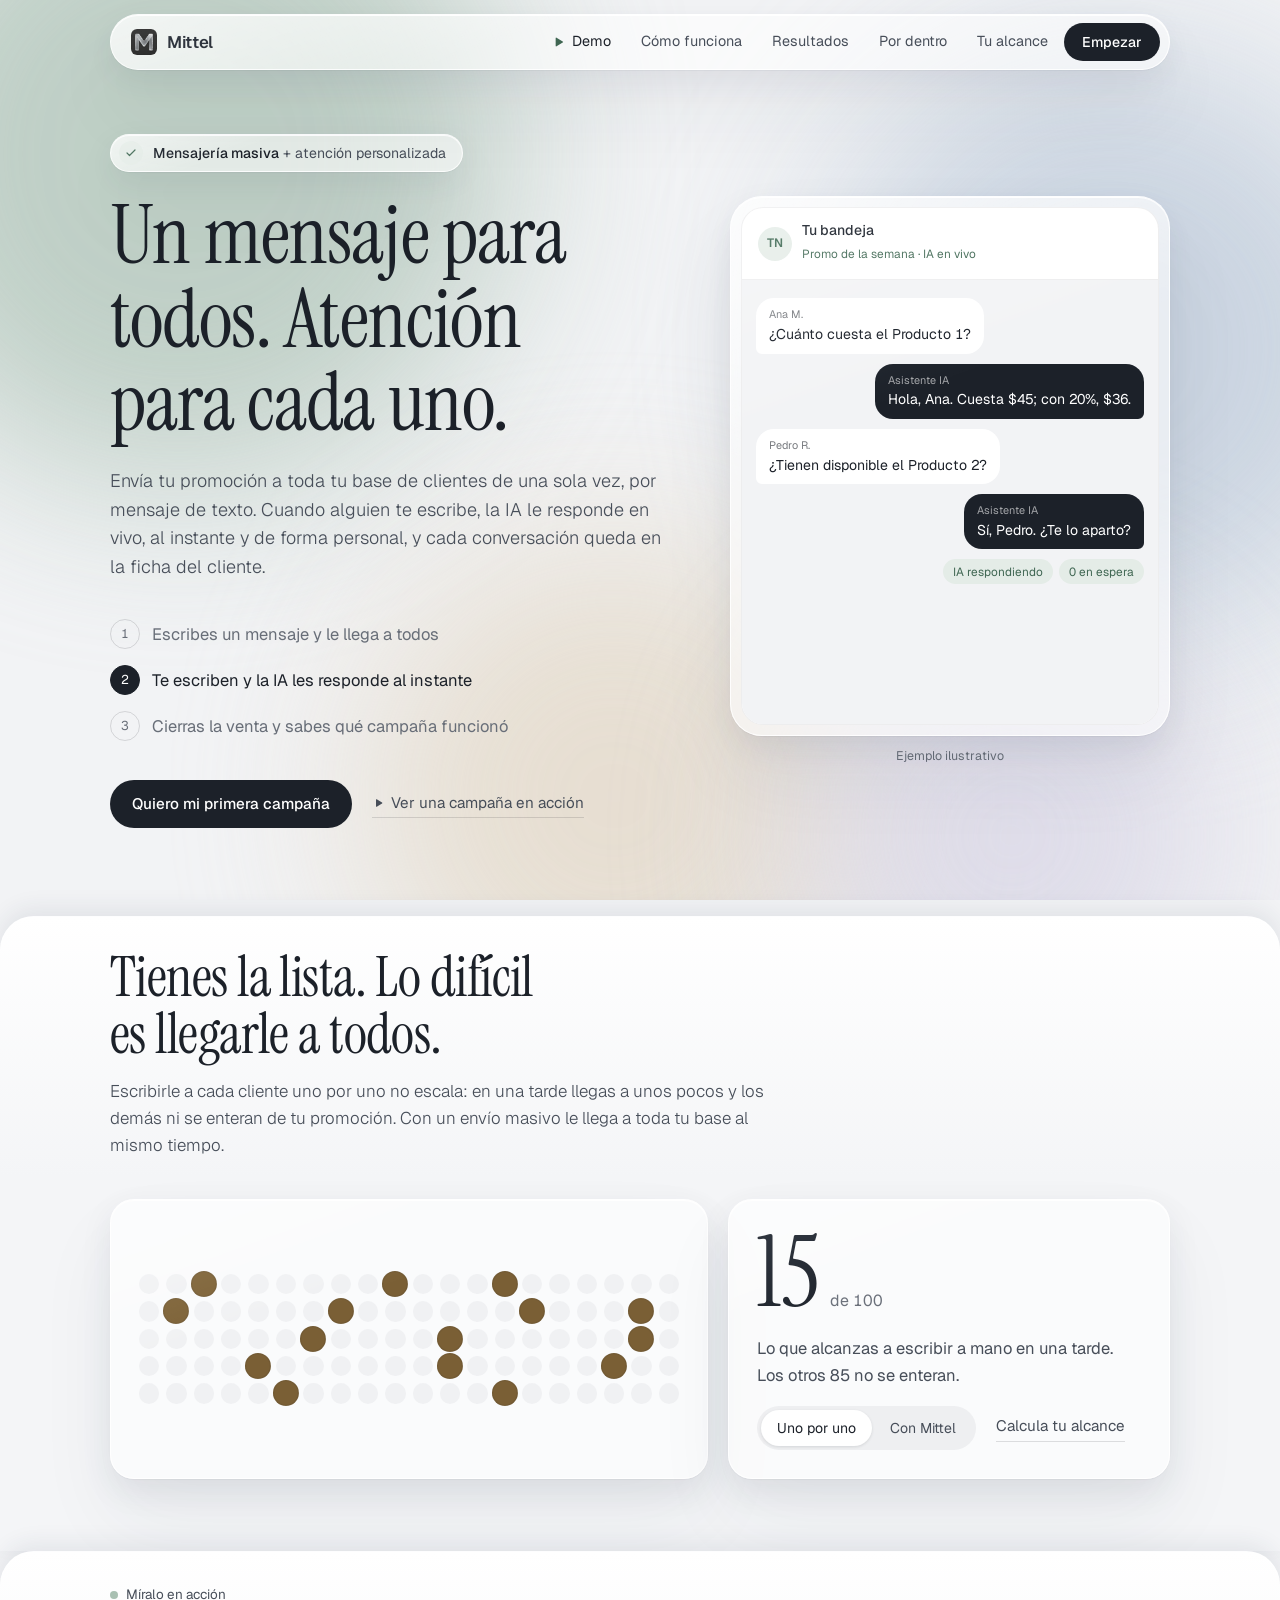
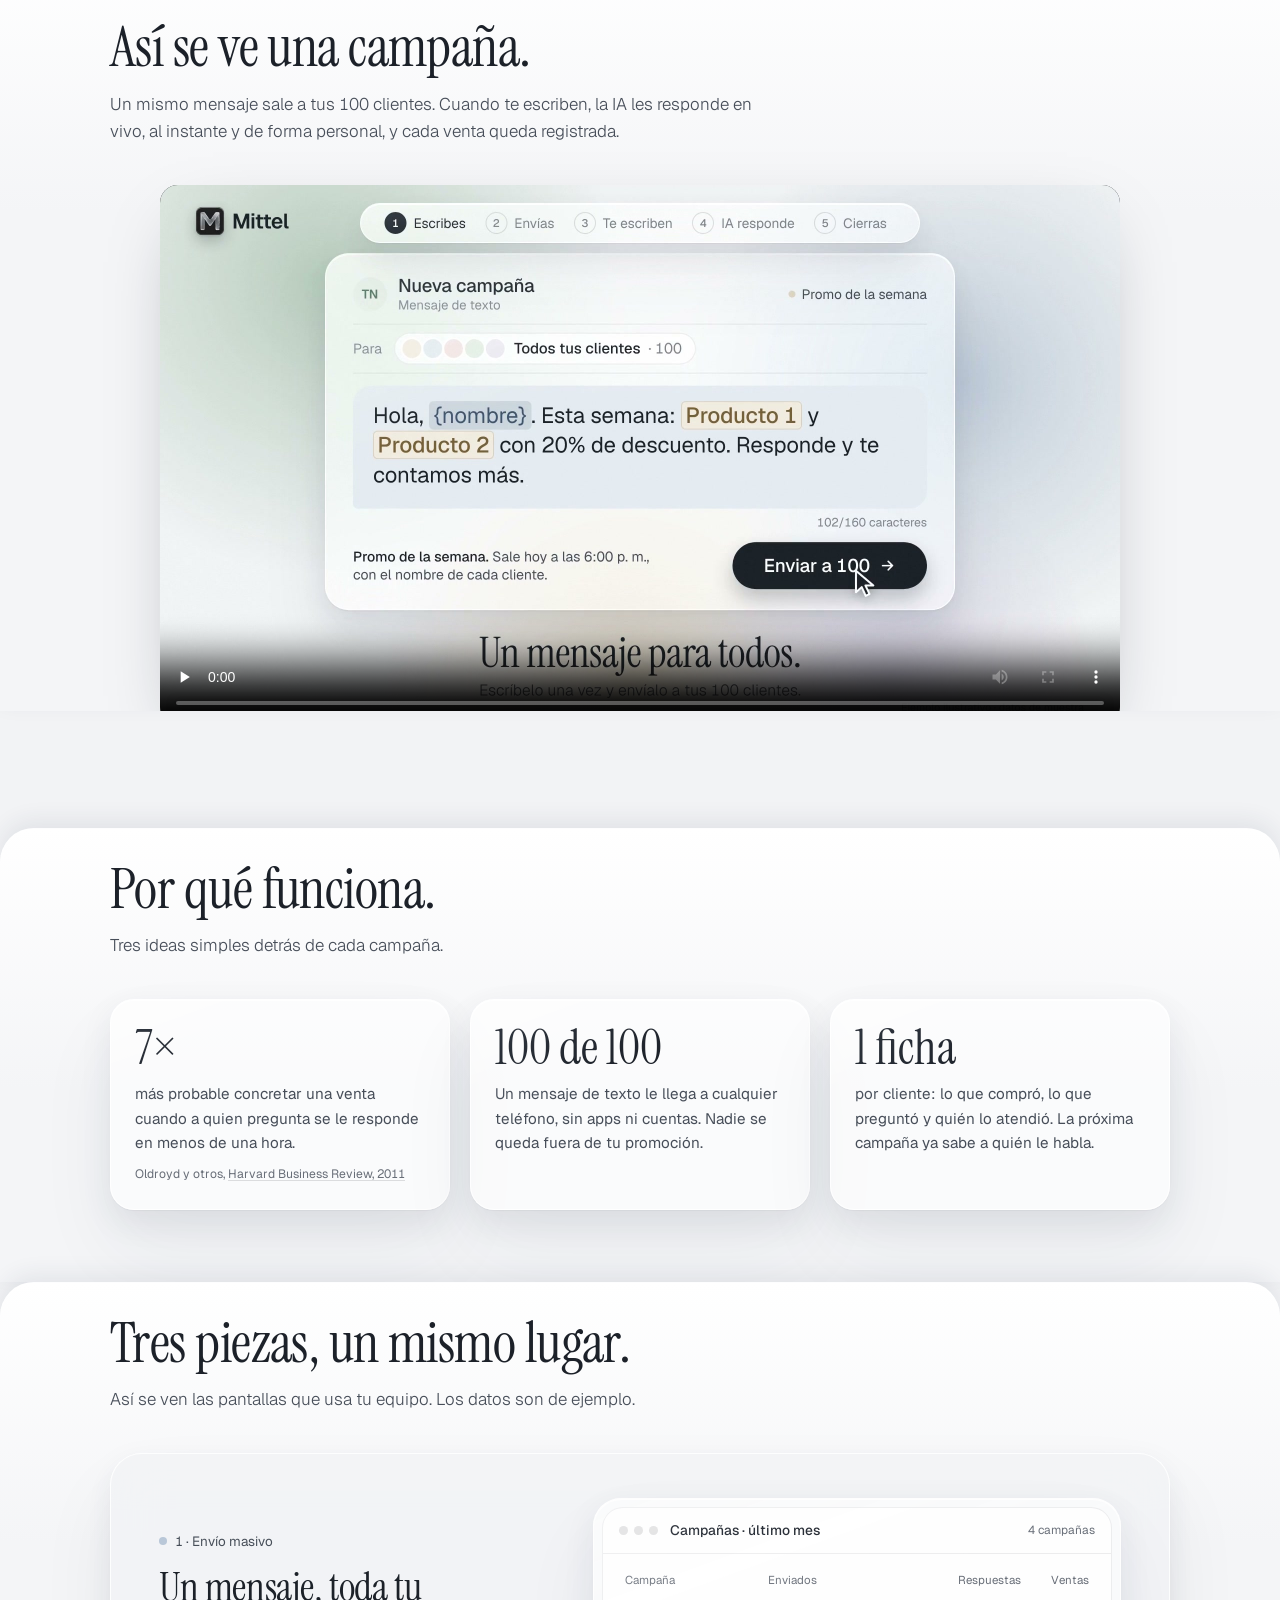
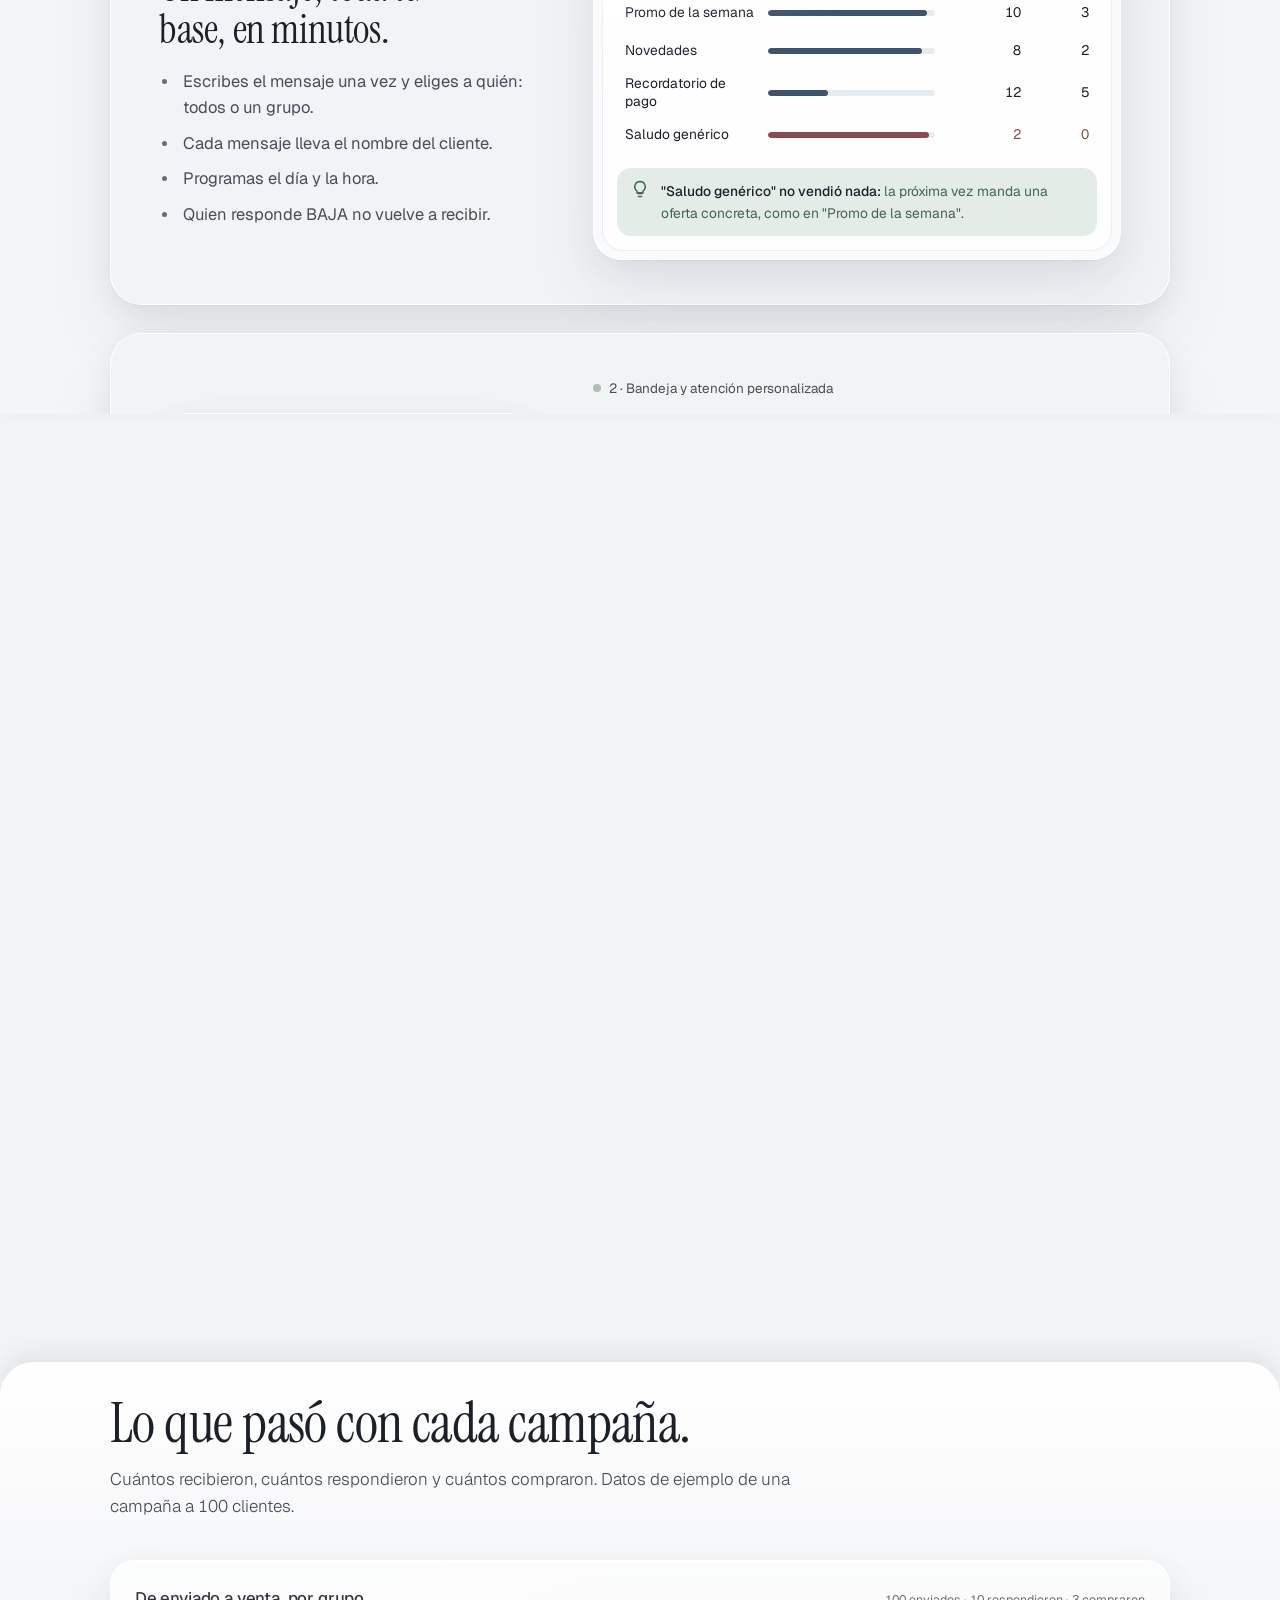
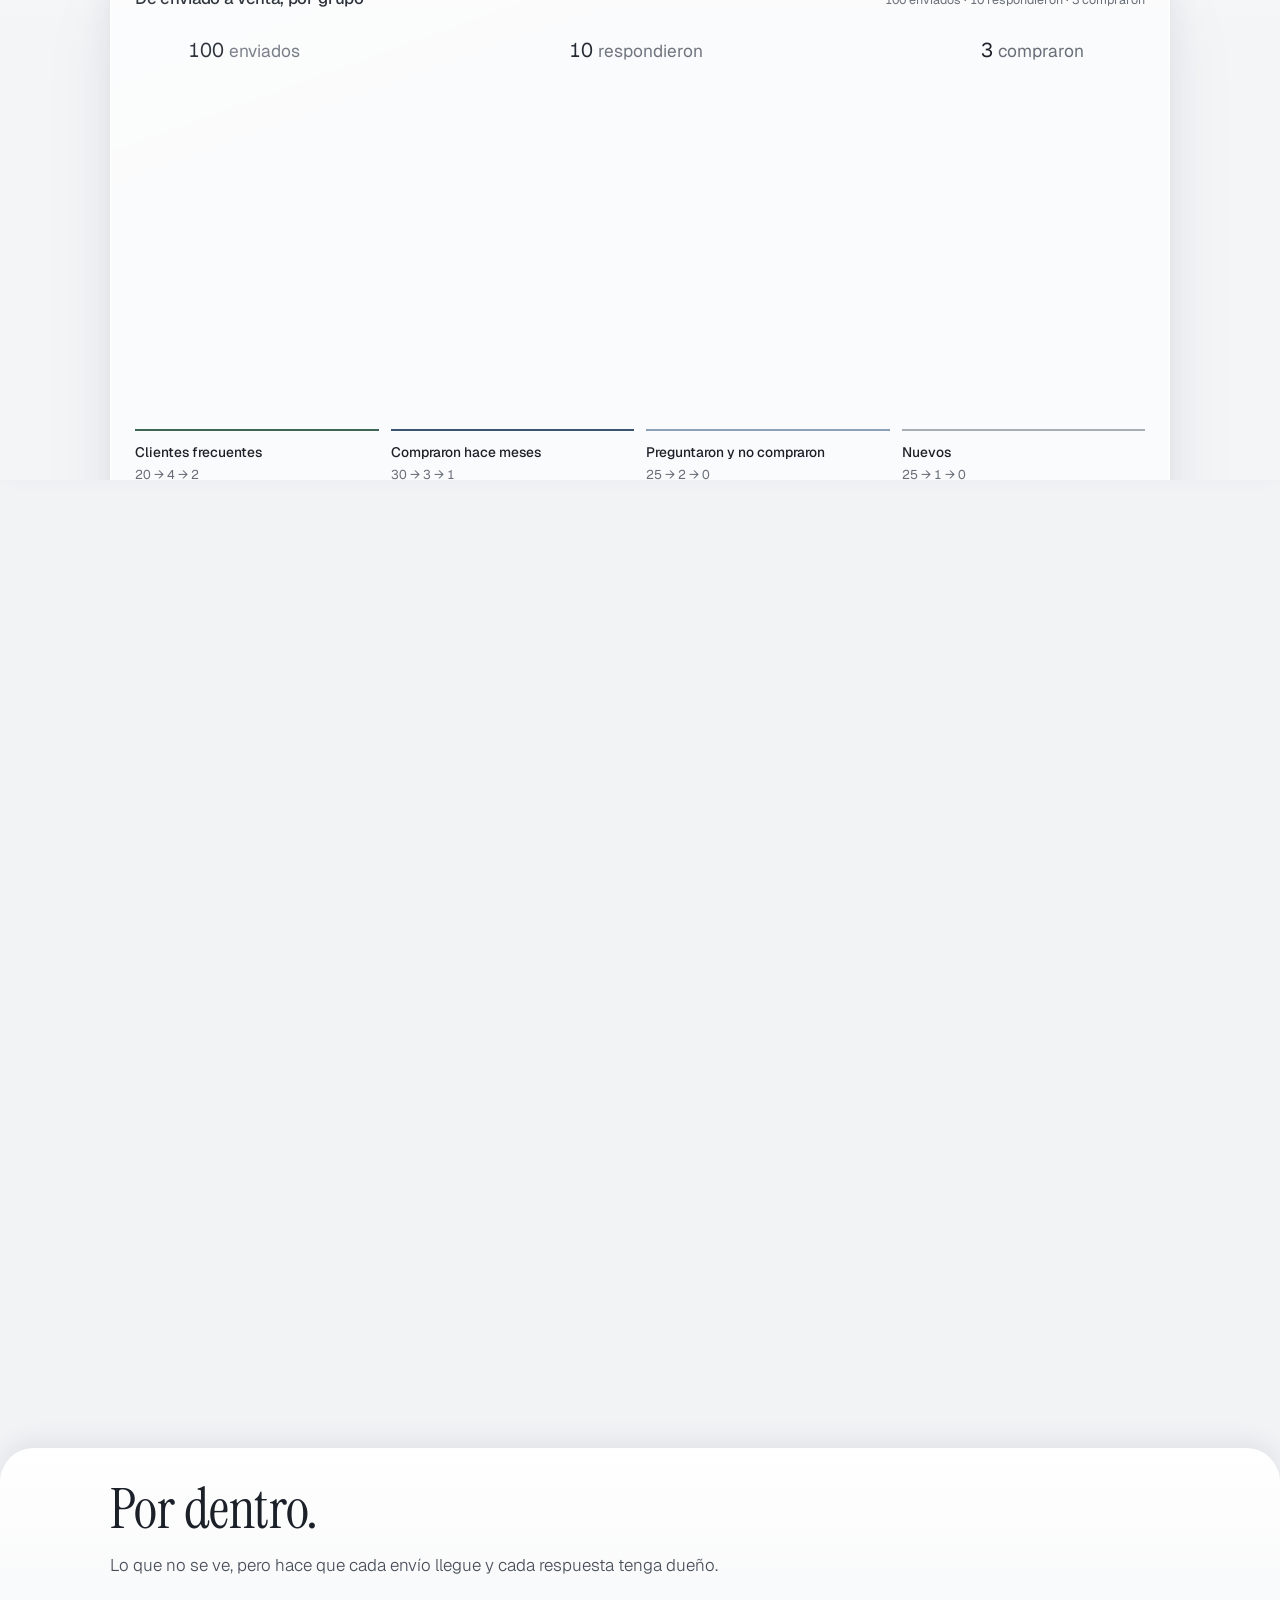
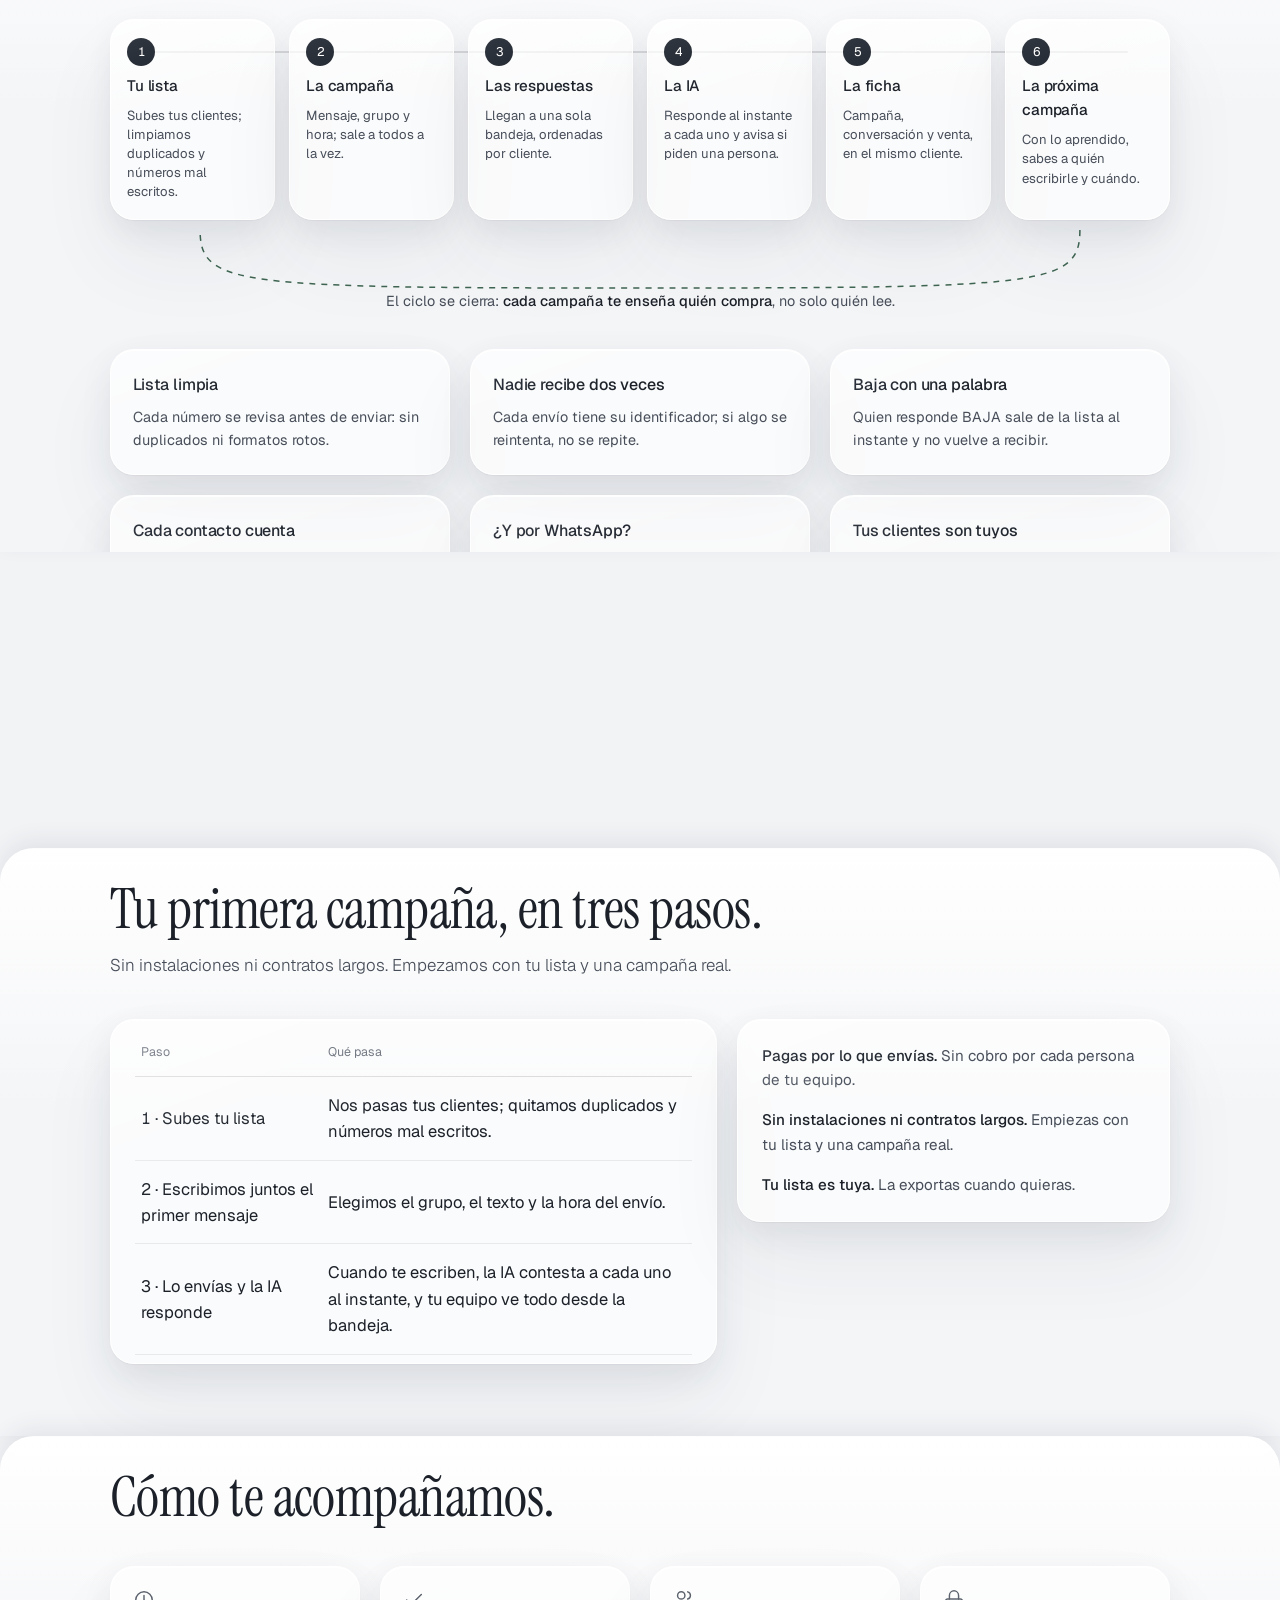
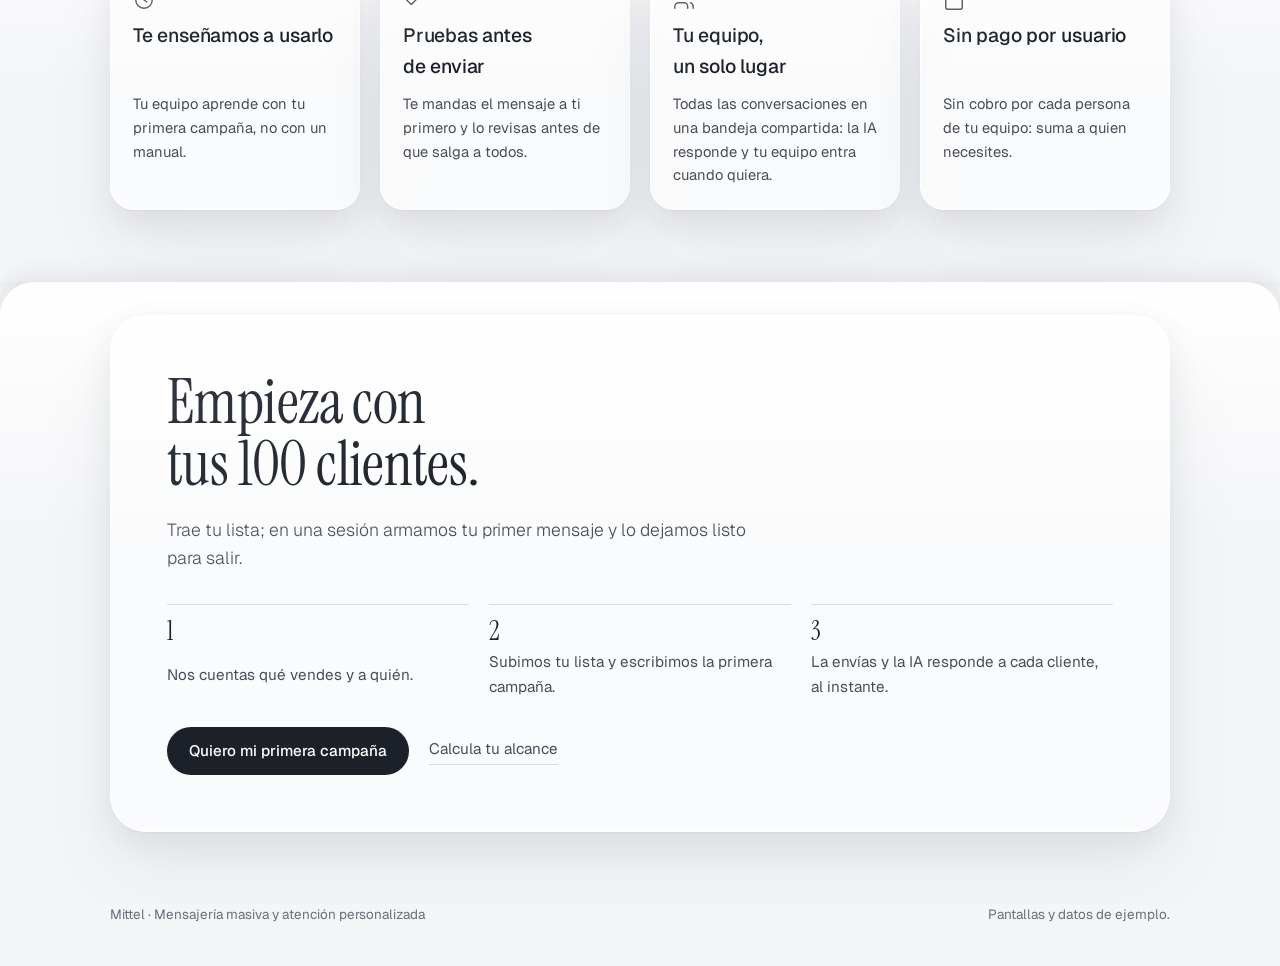
<file: index.html>
<!doctype html>
<html lang="es">
<head>
<meta charset="utf-8">
<script>document.documentElement.className += ' js'</script>
<meta name="viewport" content="width=device-width, initial-scale=1, viewport-fit=cover">
<meta name="theme-color" content="#F2F3F5">
<meta name="format-detection" content="telephone=no">
<meta name="robots" content="noindex, nofollow">
<meta name="description" content="Un mensaje para todos. Atención para cada uno. Envía tu promoción por mensaje de texto y, cuando te escriben, la IA responde en vivo, al instante y de forma personal.">
<title>Mittel · Mensajería masiva y atención personalizada</title>
<link rel="icon" href="assets/mittel-mark.png" type="image/png">
<link rel="preconnect" href="https://fonts.googleapis.com">
<link rel="preconnect" href="https://fonts.gstatic.com" crossorigin>
<link rel="stylesheet" href="https://fonts.googleapis.com/css2?family=Geist:wght@300;400;500;600&family=Instrument+Serif&display=swap">
<style>
/*
  Identidad Mittel
  - Sobria y ejecutiva: fondo perla frío, grafito para texto y botones, cuatro pasteles apagados (salvia, niebla, arena, rosa) solo para estados y profundidad.
  - Material: vidrio. Paneles translúcidos con desenfoque, borde con brillo fino y sombra larga y suave, sobre una luz pastel que se mueve muy lento detrás.
  - Tipos: Instrument Serif para titulares, Geist para todo lo demás, con cifras tabulares.
  - Recorrido: problema → demo de una campaña → por qué funciona → las tres piezas → resultados → por dentro → cómo empezamos → siguiente paso. La calculadora de alcance vive en una ventana que se abre desde el problema, la barra y el cierre.
  - Números de ejemplo coherentes en toda la página: 100 clientes → 95 les llega → 10 responden → 3 compran.
  - Imprimible: al imprimir, el vidrio pasa a blanco sólido y cada pantalla queda en su estado final.
*/
:root{
  --bg:#F2F3F5; --bg2:#E9ECEF; --white:#FFFFFF;
  --ink:#1C2129; --ink2:#474E59; --ink3:#686E78; --ink4:#A9AEB6;
  --line:rgba(28,33,41,.08); --line2:rgba(28,33,41,.14);
  --sage:#A9C0B2; --sage-bg:#E4ECE7; --sage-ink:#3F6652;
  --mist:#B9C7D8; --mist-bg:#E5EBF2; --mist-ink:#3C5470;
  --sand:#E2D6C3; --sand-bg:#F3ECE1; --sand-ink:#7A5F35;
  --rose:#E3C4C4; --rose-bg:#F5E7E7; --rose-ink:#8A4A4E;
  --lav:#D6D3E4;
  --glass:rgba(255,255,255,.58);
  --glass-edge:rgba(255,255,255,.85);
  --shadow:0 1px 1px rgba(28,33,41,.04),0 12px 32px rgba(40,52,72,.08),0 40px 80px rgba(40,52,72,.06);
  --serif:"Instrument Serif","Times New Roman",serif;
  --sans:"Geist","Helvetica Neue",system-ui,sans-serif;
  --ease:cubic-bezier(.2,.8,.2,1);
  /* Margen lateral de la página: lo usan .in y los carruseles del teléfono para quedar alineados */
  --gut:max(clamp(16px,4vw,40px),env(safe-area-inset-left),env(safe-area-inset-right));
}
*{box-sizing:border-box}
html{scroll-behavior:smooth;-webkit-text-size-adjust:100%;text-size-adjust:100%}
body{margin:0;background:var(--bg);color:var(--ink);font-family:var(--sans);font-size:16.5px;line-height:1.6;-webkit-font-smoothing:antialiased;font-variant-numeric:tabular-nums;-webkit-tap-highlight-color:transparent;overflow-x:clip}
h1,h2,h3,p{margin:0}
h1,h2{font-family:var(--serif);font-weight:400;letter-spacing:-.01em;line-height:1.02;text-wrap:balance}
h3{font-weight:500;letter-spacing:-.01em;text-wrap:balance}
a{color:inherit}
:focus-visible{outline:2px solid var(--mist-ink);outline-offset:3px}
.link:focus-visible,.src-l a:focus-visible{border-radius:6px}
.in{max-width:1140px;margin:0 auto;padding-inline:var(--gut)}
button,a{touch-action:manipulation}
[id]{scroll-margin-top:84px}
.muted{color:var(--ink2)}
.small{font-size:.84rem;color:var(--ink3)}

/* Luz de fondo */
.aura{position:fixed;inset:0;z-index:-1;overflow:hidden;pointer-events:none}
.aura i{position:absolute;border-radius:50%;filter:blur(90px);opacity:.7;animation:drift 38s ease-in-out infinite alternate;will-change:transform}
.aura i:nth-child(1){width:52vw;height:52vw;left:-12vw;top:-14vw;background:var(--sage)}
.aura i:nth-child(2){width:46vw;height:46vw;right:-10vw;top:6vh;background:var(--mist);animation-delay:-12s}
.aura i:nth-child(3){width:40vw;height:40vw;left:28vw;top:60vh;background:var(--sand);animation-delay:-20s}
.aura i:nth-child(4){width:34vw;height:34vw;right:4vw;bottom:-12vw;background:var(--lav);animation-delay:-6s}
@keyframes drift{to{transform:translate3d(4vw,3vh,0) scale(1.08)}}

/* Vidrio */
.glass{position:relative;background:var(--glass);-webkit-backdrop-filter:blur(28px) saturate(170%);backdrop-filter:blur(28px) saturate(170%);border:1px solid var(--glass-edge);box-shadow:var(--shadow),inset 0 1px 0 rgba(255,255,255,.9);border-radius:24px}
.glass::after{content:"";position:absolute;inset:0;border-radius:inherit;pointer-events:none;background:linear-gradient(160deg,rgba(255,255,255,.5),rgba(255,255,255,0) 38%);mix-blend-mode:soft-light}

/* Botones */
.btn{display:inline-flex;align-items:center;justify-content:center;gap:8px;height:48px;padding:0 22px;background:var(--ink);color:#fff;text-decoration:none;font:inherit;font-weight:500;font-size:.95rem;border-radius:999px;border:0;white-space:nowrap;transition:transform .2s var(--ease),background .2s}
.btn:hover{background:#2C333E;transform:translateY(-1px)}
.btn.sm{height:38px;padding:0 18px;font-size:.88rem}

/* Barra */
.nav{position:sticky;top:14px;z-index:20;margin-top:14px}
.navbar{display:flex;justify-content:space-between;align-items:center;gap:16px;height:56px;padding:0 9px 0 20px;border-radius:999px}
.mark{display:flex;align-items:center;gap:10px;font-weight:600;font-size:1.05rem;letter-spacing:-.02em}
.mark img{flex:none;display:block;border-radius:6px}
.navbar nav{display:flex;gap:2px;align-items:center}
.navbar nav a:not(.btn){text-decoration:none;font-size:.9rem;color:var(--ink2);height:38px;display:inline-flex;align-items:center;padding:0 14px;border-radius:999px;transition:background .2s}
.navbar nav a:not(.btn):hover{background:rgba(28,33,41,.06);color:var(--ink)}

/* Hero */
.hero{padding:64px 0 88px}
.hero-grid{display:grid;grid-template-columns:minmax(0,1fr) 440px;gap:64px;align-items:center}
.for{display:inline-flex;align-items:center;gap:10px;height:38px;font-size:.88rem;color:var(--ink2);padding:0 16px 0 8px;border-radius:999px}
.for b{font-weight:500;color:var(--ink)}
.for .dot{width:24px;height:24px;border-radius:50%;background:var(--sage-bg);display:grid;place-items:center;flex:none}
.hero h1{font-size:clamp(3rem,6.4vw,5.2rem);margin-top:22px}
.hero .lead{margin-top:22px;font-size:1.13rem;color:var(--ink2);max-width:46ch;font-weight:300}
.journey{list-style:none;margin:30px 0 0;padding:0;display:grid;gap:2px;max-width:430px}
.journey li{display:grid;grid-template-columns:30px 1fr;gap:12px;align-items:center;padding:7px 0;color:var(--ink3);transition:color .5s}
.journey li span{width:30px;height:30px;border-radius:50%;display:grid;place-items:center;font-size:.8rem;border:1px solid var(--line2);transition:all .5s var(--ease)}
.journey li.on{color:var(--ink)}
.journey li.on span{background:var(--ink);border-color:var(--ink);color:#fff}
.actions{display:flex;gap:20px;flex-wrap:wrap;margin-top:32px;align-items:center}
.link{font-size:.95rem;color:var(--ink2);text-decoration:none;border-bottom:1px solid var(--line2);padding-bottom:2px}
.link:hover{color:var(--ink);border-color:var(--ink)}
.dm-link{display:inline-flex;align-items:center;gap:7px}
.nav-demo{gap:7px;color:var(--ink)!important}
.nav-demo svg{color:var(--sage-ink)}

/* Escenario */
figure{margin:0}
.stage-wrap{display:grid;gap:10px;justify-items:center}
.stage-wrap figcaption{font-size:.78rem;color:var(--ink3)}
.stage{position:relative;width:100%;height:540px;padding:10px;border-radius:32px;overflow:hidden}
.scene{position:absolute;inset:10px;opacity:0;transform:scale(.97);filter:blur(6px);transition:opacity .7s var(--ease),transform .7s var(--ease),filter .7s var(--ease);pointer-events:none}
.stage[data-scene="ad"] .s-ad,.stage[data-scene="chat"] .s-chat,.stage[data-scene="deal"] .s-deal{opacity:1;transform:none;filter:none}
.av{width:34px;height:34px;border-radius:50%;display:grid;place-items:center;font-size:.76rem;font-weight:600;flex:none;background:var(--mist-bg);color:var(--mist-ink)}
.av.s{background:var(--sage-bg);color:var(--sage-ink)}
.av.a{background:var(--sand-bg);color:var(--sand-ink)}
.av.r{background:var(--rose-bg);color:var(--rose-ink)}
.card{background:var(--white);border:1px solid var(--line);border-radius:22px}

.post{height:100%;overflow:hidden;display:flex;flex-direction:column}
.post-h{display:flex;gap:10px;align-items:center;padding:14px 16px}
.post-h b{display:block;font-size:.88rem;font-weight:500}.post-h small{color:var(--ink3);font-size:.74rem}
.post-img{display:block;width:100%;flex:1;min-height:0}
.post-b{padding:16px;display:grid;gap:14px;font-size:.9rem;color:var(--ink2)}
.post-b b{color:var(--ink);font-weight:500}
.wa-btn{font:inherit;font-weight:500;font-size:.9rem;height:44px;border:0;border-radius:999px;background:var(--ink);color:#fff;transition:transform .15s}
.stage.press .wa-btn{transform:scale(.95)}
.cmp{display:grid;align-content:start;gap:12px;padding:6px 16px 0;overflow:hidden}
.cmp-to{display:flex;gap:8px;align-items:baseline;font-size:.8rem;color:var(--ink3);padding-bottom:10px;border-bottom:1px solid var(--line)}
.cmp-to b{color:var(--ink);font-weight:500}
.cmp-msg{background:var(--mist-bg);color:var(--ink);border-radius:18px 18px 18px 6px;padding:12px 14px;font-size:.9rem;line-height:1.45}
.cmp-msg mark{background:rgba(60,84,112,.14);color:var(--mist-ink);border-radius:4px;padding:0 3px}
.cmp-msg mark.p{background:var(--sand-bg);color:var(--sand-ink)}
.cmp-n{font-size:.74rem;color:var(--ink3);text-align:right}

.chat{height:100%;display:flex;flex-direction:column;overflow:hidden}
.chat-h{display:flex;gap:10px;align-items:center;padding:14px 16px;border-bottom:1px solid var(--line)}
.chat-h b{display:block;font-size:.88rem;font-weight:500;line-height:1.2}.chat-h small{color:var(--sage-ink);font-size:.74rem}
.msgs{flex:1;padding:18px 14px;display:flex;flex-direction:column;gap:10px;background:var(--bg);font-size:.88rem;line-height:1.45}
.m{max-width:82%;padding:9px 13px;border-radius:18px;opacity:0;transform:translateY(8px)}
.m.cli{align-self:flex-start;background:var(--white);border-bottom-left-radius:6px}
.m.out{align-self:flex-end;background:var(--ink);color:#fff;border-bottom-right-radius:6px}
.m small{display:block;font-size:.68rem;opacity:.6;margin-bottom:1px}
.extract{align-self:flex-end;display:flex;flex-wrap:wrap;gap:6px;justify-content:flex-end;opacity:0;transform:translateY(8px)}
.chip{font-size:.74rem;background:var(--sage-bg);color:var(--sage-ink);border-radius:999px;padding:4px 10px}
.stage[data-scene="chat"] .s-chat .m,.stage[data-scene="chat"] .s-chat .extract{animation:rise .55s var(--ease) forwards;animation-delay:var(--d)}
@keyframes rise{to{opacity:1;transform:none}}

.board{height:100%;padding:18px;display:grid;grid-template-rows:auto auto 1fr auto;gap:14px}
.board h3{font-size:.98rem}
.cols{display:grid;grid-template-columns:repeat(3,1fr);gap:8px;font-size:.76rem;color:var(--ink3)}
.cols div{display:flex;justify-content:space-between;border-bottom:1.5px solid var(--line2);padding-bottom:6px;transition:all .4s}
.lane{position:relative;display:grid;grid-template-columns:repeat(3,1fr);gap:8px;align-content:start}
.ghost{height:58px;border-radius:12px;background:var(--bg)}
.deal{position:absolute;top:0;left:0;width:calc((100% - 16px)/3);background:var(--white);border:1px solid var(--line2);border-radius:12px;padding:10px;font-size:.76rem;color:var(--ink2);box-shadow:0 10px 24px rgba(40,52,72,.14);transition:left .8s var(--ease),background .5s,border-color .5s;z-index:2}
.deal b{display:block;font-size:.84rem;font-weight:500;color:var(--ink)}
.stage[data-step="1"] .deal{left:calc((100% - 16px)/3 + 8px)}
.stage[data-step="2"] .deal,.stage[data-step="3"] .deal{left:calc((100% - 16px)/3*2 + 16px);background:var(--sage-bg);border-color:var(--sage)}
.stage[data-step="2"] .cols div:last-child,.stage[data-step="3"] .cols div:last-child{border-color:var(--sage-ink);color:var(--sage-ink)}
.src{display:grid;gap:4px;background:var(--sand-bg);color:var(--sand-ink);border-radius:14px;padding:12px 14px;font-size:.82rem;opacity:0;transform:translateY(8px);transition:all .6s var(--ease)}
.src b{color:var(--ink);font-weight:500}
.stage[data-step="3"] .src{opacity:1;transform:none}

/* Secciones */
section.block{padding:16px 0 72px}
.sh{max-width:680px;display:grid;gap:14px;margin-bottom:40px}
.sh h2{font-size:clamp(2.3rem,4.6vw,3.5rem)}
.sh p{color:var(--ink2);font-size:1.06rem;font-weight:300}
.tag{display:inline-flex;align-items:center;gap:8px;font-size:.84rem;color:var(--ink2)}
.tag i{width:8px;height:8px;border-radius:50%;background:var(--c,var(--sage))}

/* Problema */
.problem{display:grid;grid-template-columns:1.15fr .85fr;gap:20px;align-items:stretch}
.problem > .glass{padding:28px}
.dots{display:grid;grid-template-columns:repeat(20,1fr);gap:7px;align-content:center;height:100%}
.dots i{aspect-ratio:1;border-radius:50%;background:var(--ink4);opacity:0;transform:scale(.3)}
.dots.on i{animation:pop .4s var(--ease) forwards;animation-delay:calc(var(--i) * 3ms)}
@keyframes pop{to{opacity:.45;transform:none}}
.dots.filt i{animation:none;opacity:.12;transform:none;transition:opacity .7s,background .7s}
.dots.filt i.win{opacity:1;background:var(--sand-ink);transform:scale(1.3);transition:all .6s var(--ease)}
.dots.filt.all i.win{background:var(--mist-ink);transform:none}
.dots.filt.all i.resp{background:var(--sage-ink);transform:scale(1.3)}
.legend{display:grid;gap:18px;align-content:space-between}
.big{font-family:var(--serif);font-size:clamp(4rem,9vw,6.2rem);line-height:.9;display:flex;align-items:baseline;gap:10px}
.big small{font-family:var(--sans);font-size:1rem;color:var(--ink3)}
.seg{display:inline-flex;background:rgba(28,33,41,.05);border-radius:999px;padding:4px;gap:2px;width:max-content}
.seg button{font:inherit;font-size:.88rem;height:36px;border:0;background:none;padding:0 16px;border-radius:999px;color:var(--ink2);cursor:pointer;transition:all .3s}
.seg button[aria-pressed="true"]{background:var(--white);color:var(--ink);box-shadow:0 1px 3px rgba(28,33,41,.12)}
.legend-a{display:flex;gap:16px 20px;flex-wrap:wrap;align-items:center}
button.link{font:inherit;font-size:.95rem;background:none;border:0;border-bottom:1px solid var(--line2);border-radius:0;padding:0 0 2px;cursor:pointer}

/* Datos */
.facts{display:grid;grid-template-columns:repeat(3,minmax(0,1fr));gap:20px}
.fact{padding:24px;display:grid;gap:10px;align-content:start}
.fact .v{font-family:var(--serif);font-size:3rem;line-height:1}
.fact p{font-size:.95rem;color:var(--ink2)}
.fact .src-l{font-size:.76rem;color:var(--ink3)}
.swipe{display:none}
.fact .src-l a{color:var(--ink3);text-decoration:underline;text-decoration-color:var(--line2);text-underline-offset:2px}

/* Las tres piezas */
.phase{display:grid;grid-template-columns:minmax(0,5fr) minmax(0,7fr);gap:56px;align-items:center;padding:48px 0}
.phase + .phase{border-top:1px solid var(--line)}
.phase:nth-of-type(even) .ui{order:-1}
.phase .txt{display:grid;gap:14px}
.phase h3{font-family:var(--serif);font-weight:400;font-size:clamp(1.9rem,3.2vw,2.5rem);line-height:1.05}
.phase ul{margin:4px 0 0;padding:0;list-style:none;display:grid;gap:9px;color:var(--ink2)}
.phase li{display:grid;grid-template-columns:16px 1fr;gap:8px}
.phase li::before{content:"";width:5px;height:5px;border-radius:50%;background:var(--ink3);margin:11px 0 0 3px}

.ui{padding:8px;border-radius:28px}
.win{background:rgba(255,255,255,.8);border:1px solid var(--line);border-radius:21px;overflow:hidden;font-size:.86rem}
.ui-bar{display:flex;justify-content:space-between;align-items:center;height:46px;padding:0 16px;border-bottom:1px solid var(--line)}
.ui-bar b{font-weight:500}
.ui-bar small{color:var(--ink3);font-size:.74rem}
.lights{display:flex;gap:6px;margin-right:12px}
.lights i{width:9px;height:9px;border-radius:50%;background:var(--line2)}
.ui-body{padding:14px;display:grid;gap:14px}

.camp{display:grid;grid-template-columns:1.6fr 2fr .9fr .7fr;gap:10px;align-items:center;min-height:38px;padding:5px 8px;border-radius:10px;line-height:1.3}
.camp:hover{background:var(--bg)}
.camp.h{color:var(--ink3);font-size:.72rem;min-height:26px}
.camp .r{text-align:right}
.meter{height:6px;border-radius:3px;background:var(--bg2);overflow:hidden}
.meter i{display:block;height:100%;width:0;background:var(--mist-ink);border-radius:3px;transition:width 1.2s var(--ease)}
.meter i.bad{background:var(--rose-ink)}
.on .meter i{width:var(--w)}
.bad-t{color:var(--rose-ink)}
.tip{display:grid;grid-template-columns:auto 1fr;gap:12px;align-items:start;background:var(--sage-bg);color:var(--sage-ink);border-radius:14px;padding:12px 14px;opacity:0;transform:translateY(10px);transition:all .7s var(--ease) 1.3s}
.tip b{color:var(--ink);font-weight:500}
.on .tip{opacity:1;transform:none}

.inbox{display:grid;gap:2px}
.row{display:grid;grid-template-columns:34px minmax(0,1fr) auto;gap:12px;align-items:center;min-height:58px;padding:8px;border-radius:12px;transition:background .5s}
.row:hover{background:var(--bg)}
.row b{font-weight:500}
.row > div,.guest > div{min-width:0}
.row p{font-size:.78rem;color:var(--ink3);white-space:nowrap;overflow:hidden;text-overflow:ellipsis}
.who{font-size:.72rem;color:var(--ink3);text-align:right;display:grid;gap:3px;justify-items:end}
.pill{font-size:.72rem;border-radius:999px;padding:2px 9px;background:var(--sage-bg);color:var(--sage-ink);white-space:nowrap}
.pill.wait{background:var(--bg2);color:var(--ink2)}
.pill.ai{background:var(--mist-bg);color:var(--mist-ink)}
.row.late{background:var(--sand-bg)}
.row.late .pill.wait{background:var(--sand-ink);color:#fff}
.alert{display:flex;gap:10px;align-items:center;background:var(--ink);color:#fff;border-radius:14px;padding:11px 14px;font-size:.8rem;opacity:0;transform:translateY(10px);transition:all .6s var(--ease)}
.alert.show{opacity:1;transform:none}

.guest{display:grid;grid-template-columns:20px 34px minmax(0,1fr) auto;gap:12px;align-items:center;min-height:54px;padding:6px 8px;border-radius:12px}
.guest:hover{background:var(--bg)}
.guest b{font-weight:500}
.guest small{display:block;color:var(--ink3);font-size:.74rem}
.ck{width:18px;height:18px;border-radius:6px;border:1.5px solid var(--line2);display:grid;place-items:center;transition:all .3s}
.ck svg{opacity:0;transition:opacity .2s}
.on .guest .ck{border-color:var(--ink);background:var(--ink);transition-delay:calc(var(--i) * 140ms)}
.on .guest .ck svg{opacity:1;transition-delay:calc(var(--i) * 140ms)}
.send{display:flex;justify-content:space-between;align-items:center;gap:12px;flex-wrap:wrap;border-top:1px solid var(--line);padding-top:14px}
.send button{font:inherit;font-weight:500;font-size:.86rem;height:38px;border:0;border-radius:999px;padding:0 18px;background:var(--ink);color:#fff;transition:transform .15s}
.send button.press{transform:scale(.94)}
.send p{font-size:.8rem;color:var(--ink3)}
.send p b{color:var(--sage-ink);font-weight:500}

/* Resultados */
.bento{display:grid;grid-template-columns:repeat(12,minmax(0,1fr));gap:20px}
.tile{padding:24px;display:grid;gap:16px;align-content:start}
.tile header{display:flex;justify-content:space-between;align-items:baseline;gap:12px;flex-wrap:wrap}
.tile h3{font-size:1.05rem}
.tile header small{font-size:.78rem;color:var(--ink3)}
.ins{font-size:.92rem;color:var(--ink2);border-left:2px solid var(--sage);padding-left:12px}
.ins b{color:var(--ink);font-weight:500}
.c12{grid-column:span 12}.c7{grid-column:span 7}.c5{grid-column:span 5}

.sankey{width:100%;height:auto;display:block;overflow:hidden}
.sk-rev{transform:scaleX(0);transform-origin:0 0;transition:transform 2s var(--ease)}
.on .sk-rev{transform:scaleX(1)}
.sk-legend{display:grid;grid-template-columns:repeat(4,minmax(0,1fr));gap:12px}
.sk-legend div{display:grid;gap:2px;font-size:.8rem;color:var(--ink3);padding-top:10px;border-top:2px solid var(--c)}
.sk-legend b{font-weight:500;color:var(--ink);font-size:.86rem}

.heat{display:grid;grid-template-columns:24px repeat(24,minmax(0,1fr));grid-template-rows:repeat(7,1fr);gap:3px;position:relative}
.heat .d{font-size:.68rem;color:var(--ink3);display:flex;align-items:center}
.heat .h{aspect-ratio:1;border-radius:3px;background:rgb(60 84 112 / var(--a));opacity:0;transform:scale(.6)}
.on .heat .h{opacity:1;transform:none;transition:opacity .4s,transform .4s var(--ease);transition-delay:calc(var(--k) * 4ms)}
.heat .team{grid-column:10 / 20;grid-row:1 / 7;border:1.5px dashed var(--ink);border-radius:6px;margin:-3px;pointer-events:none;opacity:0;transition:opacity .6s 1s}
.on .heat .team{opacity:.7}
.hours{display:grid;grid-template-columns:24px repeat(4,1fr);font-size:.68rem;color:var(--ink3)}
.key{display:flex;gap:16px;flex-wrap:wrap;font-size:.78rem;color:var(--ink3);align-items:center}
.key span{display:inline-flex;align-items:center;gap:6px}
.key i{width:12px;height:12px;border-radius:3px;display:inline-block}

.fc-bar{display:flex;height:14px;border-radius:7px;background:var(--bg2);overflow:hidden;position:relative}
.fc-bar i{display:block;height:100%;width:0;transition:width 1.4s var(--ease)}
.fc-bar i:nth-child(1){background:var(--sage-ink)}
.fc-bar i:nth-child(2){background:var(--sage);transition-delay:.5s}
.on .fc-bar i{width:var(--w)}
.fc-nums{display:grid;grid-template-columns:repeat(3,1fr);gap:12px}
.fc-nums div{display:grid;gap:2px;font-size:.78rem;color:var(--ink3)}
.fc-nums b{font-size:1.35rem;font-weight:500;color:var(--ink)}
.probs{display:grid;grid-template-columns:repeat(3,1fr);gap:8px}
.probs div{background:rgba(255,255,255,.7);border-radius:12px;padding:10px;font-size:.76rem;color:var(--ink3)}
.probs b{display:block;font-size:1rem;font-weight:500;color:var(--ink)}

/* Toques */
.touch{display:flex;gap:6px;align-items:center;flex-wrap:wrap;font-size:.76rem;color:var(--ink3)}
.touch .t{display:inline-flex;align-items:center;gap:6px;height:30px;padding:0 11px 0 5px;border-radius:999px;background:var(--bg2);color:var(--ink2)}
.touch .t i{width:20px;height:20px;border-radius:50%;display:grid;place-items:center;font-style:normal;font-weight:600;font-size:.8rem;background:var(--rose-bg);color:var(--rose-ink)}
.touch .t.pos{background:var(--sage-bg);color:var(--sage-ink)}
.touch .t.pos i{background:var(--sage-ink);color:#fff}
.touch .arr{color:var(--ink4)}
.lost .ln.ok .meter i{background:var(--sage-ink)}

.lost{display:grid;gap:10px}
.lost .ln{display:grid;grid-template-columns:150px 1fr 44px;gap:12px;align-items:center;font-size:.86rem}
.lost .ln span:first-child{display:grid;line-height:1.3}
.lost .ln small{font-size:.72rem;color:var(--ink3)}
.lost .meter{height:10px;border-radius:5px}
.lost .meter i{border-radius:5px;background:var(--ink4)}
.lost .ln.can .meter i{background:var(--sand-ink)}
.lost .r{text-align:right}

/* Lógica */
.flow{display:grid;grid-template-columns:repeat(6,minmax(0,1fr));gap:14px;position:relative}
.flow .node{padding:18px 16px;display:grid;gap:8px;align-content:start;z-index:1}
.flow .node .k{width:28px;height:28px;border-radius:50%;background:var(--ink);color:#fff;display:grid;place-items:center;font-size:.78rem}
.flow .node h3{font-size:.95rem}
.flow .node p{font-size:.82rem;color:var(--ink2);line-height:1.45}
.track{position:absolute;left:4%;right:4%;top:32px;height:2px;background:var(--line2);z-index:0;overflow:hidden;border-radius:1px}
.track i{position:absolute;top:0;left:-12%;width:12%;height:100%;background:linear-gradient(90deg,transparent,var(--sage-ink),transparent);animation:run 3.2s linear infinite}
@keyframes run{to{left:100%}}
.loop{display:block;width:100%;height:70px;margin-top:6px}
.loop path{fill:none;stroke:var(--sage-ink);stroke-width:1.5;stroke-dasharray:6 6;animation:dash 1.2s linear infinite}
@keyframes dash{to{stroke-dashoffset:-12}}
.loop-cap{text-align:center;font-size:.9rem;color:var(--ink2);margin-top:-6px}
.loop-cap b{color:var(--ink);font-weight:500}
.expert{display:grid;grid-template-columns:repeat(3,minmax(0,1fr));gap:20px;margin-top:36px}
.expert .glass{padding:22px;display:grid;gap:8px;align-content:start}
.expert h3{font-size:1rem}
.expert p{font-size:.9rem;color:var(--ink2)}
.honest{margin-top:20px;font-size:.84rem;color:var(--ink3);max-width:80ch}

/* Cómo empezamos */
.money{display:grid;grid-template-columns:7fr 5fr;gap:20px;align-items:start}
.money > .glass:first-child{padding:8px 24px}
table{width:100%;border-collapse:collapse}
th{font-weight:400;color:var(--ink3);font-size:.78rem;text-align:left;padding:14px 6px;border-bottom:1px solid var(--line2)}
td{padding:15px 6px;border-bottom:1px solid var(--line)}
tbody tr{transition:background .2s}
tbody tr:hover{background:rgba(255,255,255,.6)}
.terms{display:grid;gap:16px;padding:24px}
.terms p{color:var(--ink2);font-size:.95rem}
.terms b{color:var(--ink);font-weight:500}

/* Cómo trabajamos */
.how{display:grid;grid-template-columns:repeat(4,minmax(0,1fr));gap:20px}
.how .glass{padding:22px;display:grid;gap:10px;align-content:start}
.how svg{color:var(--ink2)}
.how p{font-size:.92rem;color:var(--ink2)}
.how h3{min-height:3.2em}

/* Calculadora, en ventana */
dialog.dlg{width:min(940px,calc(100% - 24px));max-width:none;max-height:calc(100dvh - 24px);margin:auto;padding:0;border:0;background:transparent;color:inherit;overflow:visible}
dialog.dlg:focus{outline:none}
dialog.dlg::backdrop{background:rgba(28,33,41,.3);-webkit-backdrop-filter:blur(6px);backdrop-filter:blur(6px)}
dialog.dlg[open]{animation:dlg .35s var(--ease)}
@keyframes dlg{from{opacity:0;transform:translateY(14px) scale(.98)}}
html:has(dialog[open]){overflow:hidden}
.dlg-in{position:relative;background:rgba(242,243,245,.97);border:1px solid var(--glass-edge);border-radius:28px;box-shadow:var(--shadow);padding:clamp(20px,4vw,36px);max-height:calc(100dvh - 24px);overflow:auto;overscroll-behavior:contain;display:grid;gap:24px}
.dlg-in .sh{margin:0;padding-right:44px}
.dlg-x{position:absolute;top:14px;right:14px;width:40px;height:40px;border-radius:50%;border:0;background:rgba(28,33,41,.06);color:var(--ink);display:grid;place-items:center;cursor:pointer;transition:background .2s}
.dlg-x:hover{background:rgba(28,33,41,.12)}
.calc{display:grid;grid-template-columns:1fr 1fr;gap:20px;align-items:stretch}
.calc > .glass{padding:24px}
.fields{display:grid;gap:14px;align-content:center}
.row2{display:grid;grid-template-columns:1fr 1fr;gap:12px;align-items:end}
label.f{display:grid;gap:6px;font-size:.8rem;color:var(--ink3)}
input{font:inherit;font-size:1rem;color:var(--ink);background:rgba(255,255,255,.8);border:1px solid var(--line2);border-radius:12px;height:44px;padding:0 12px;width:100%;min-width:0;font-variant-numeric:tabular-nums}
input:focus{outline:none;border-color:var(--mist-ink);box-shadow:0 0 0 4px var(--mist-bg)}
.kpis{display:grid;grid-template-columns:repeat(2,minmax(0,1fr));gap:12px}
.kpi{background:rgba(255,255,255,.7);border-radius:16px;padding:16px;display:grid;gap:4px}
.kpi .l{font-size:.8rem;color:var(--ink3)}
.kpi .v{font-size:1.4rem;font-weight:500}
.kpi.hl{background:var(--sage-bg)} .kpi.hl .v{color:var(--sage-ink)}
.calc .out{display:grid;gap:14px;align-content:start}

/* Cierre */
.close{padding:88px 0 72px}
.close .glass{padding:clamp(28px,5vw,56px);border-radius:36px;display:grid;gap:20px}
.close h2{font-size:clamp(2.4rem,5vw,3.8rem);max-width:17ch}
.close .lead{color:var(--ink2);max-width:50ch;font-size:1.1rem;font-weight:300}
.next{list-style:none;padding:0;margin:12px 0 0;display:grid;grid-template-columns:repeat(3,1fr);gap:20px}
.next li{border-top:1px solid var(--line2);padding-top:14px;display:grid;gap:6px;color:var(--ink2);font-size:.95rem}
.next span{font-family:var(--serif);font-size:1.6rem;color:var(--ink);line-height:1}
footer{padding:0 0 calc(40px + env(safe-area-inset-bottom));font-size:.84rem;color:var(--ink3)}
footer .in{display:flex;justify-content:space-between;gap:12px;flex-wrap:wrap}

/* Sin JavaScript (vista previa del teléfono, visor HTML de Android): todo queda visible y el hero se anima solo con CSS */
.nojs{display:none}
html:not(.js) .nojs{display:block}
html:not(.js) .seg,html:not(.js) [data-open-calc]{display:none!important}
html:not(.js) .meter i,html:not(.js) .fc-bar i{width:var(--w)}
html:not(.js) .tip,html:not(.js) #alert{opacity:1;transform:none}
html:not(.js) .sk-rev{transform:none}
html:not(.js) .heat .h{opacity:1;transform:none}
html:not(.js) .heat .team{opacity:.7}
html:not(.js) .guest .ck{border-color:var(--ink);background:var(--ink)}
html:not(.js) .guest .ck svg{opacity:1}
html:not(.js) .dots i{opacity:.12}
html:not(.js) .dots i.win{opacity:1;background:var(--sand-ink);transform:scale(1.3)}
html:not(.js) #lateRow{background:var(--sand-bg)}
html:not(.js) #lateRow .pill.wait{background:var(--sand-ink);color:#fff}
html:not(.js) .s-ad{animation:hx-ad 16.5s infinite both}
html:not(.js) .s-chat{animation:hx-chat 16.5s infinite both}
html:not(.js) .s-deal{animation:hx-deal 16.5s infinite both}
html:not(.js) .wa-btn{animation:hx-press 16.5s infinite both}
html:not(.js) .s-chat .msgs > :nth-child(1){animation:hx-m0 16.5s infinite both}
html:not(.js) .s-chat .msgs > :nth-child(2){animation:hx-m1 16.5s infinite both}
html:not(.js) .s-chat .msgs > :nth-child(3){animation:hx-m2 16.5s infinite both}
html:not(.js) .s-chat .msgs > :nth-child(4){animation:hx-m3 16.5s infinite both}
html:not(.js) .s-chat .msgs > :nth-child(5){animation:hx-m4 16.5s infinite both}
html:not(.js) .deal{animation:hx-deal-m 16.5s infinite both}
html:not(.js) .src{animation:hx-src 16.5s infinite both}
html:not(.js) .journey li[data-for="ad"]{animation:hx-j1 16.5s infinite both}
html:not(.js) .journey li[data-for="chat"]{animation:hx-j2 16.5s infinite both}
html:not(.js) .journey li[data-for="deal"]{animation:hx-j3 16.5s infinite both}
@keyframes hx-ad{0%,13.33%{opacity:1;transform:none;filter:none}17.58%,100%{opacity:0;transform:scale(.97);filter:blur(6px)}}
@keyframes hx-chat{0%,13.94%{opacity:0;transform:scale(.97);filter:blur(6px)}18.18%,55.15%{opacity:1;transform:none;filter:none}59.39%,100%{opacity:0;transform:scale(.97);filter:blur(6px)}}
@keyframes hx-deal{0%,55.15%{opacity:0;transform:scale(.97);filter:blur(6px)}59.39%,100%{opacity:1;transform:none;filter:none}}
@keyframes hx-press{0%,9.7%{transform:none}10.3%,12.12%{transform:scale(.95)}12.73%,100%{transform:none}}
@keyframes hx-m0{0%,16.36%{opacity:0;transform:translateY(8px)}19.7%,100%{opacity:1;transform:none}}
@keyframes hx-m1{0%,23.64%{opacity:0;transform:translateY(8px)}26.97%,100%{opacity:1;transform:none}}
@keyframes hx-m2{0%,33.33%{opacity:0;transform:translateY(8px)}36.67%,100%{opacity:1;transform:none}}
@keyframes hx-m3{0%,40.0%{opacity:0;transform:translateY(8px)}43.33%,100%{opacity:1;transform:none}}
@keyframes hx-m4{0%,45.45%{opacity:0;transform:translateY(8px)}48.79%,100%{opacity:1;transform:none}}
@keyframes hx-deal-m{0%,60.61%{left:0;background:#fff;border-color:var(--line2)}65.45%,67.88%{left:calc((100% - 16px)/3 + 8px);background:#fff;border-color:var(--line2)}72.73%,100%{left:calc((100% - 16px)/3*2 + 16px);background:var(--sage-bg);border-color:var(--sage)}}
@keyframes hx-src{0%,73.33%{opacity:0;transform:translateY(8px)}76.97%,100%{opacity:1;transform:none}}
@keyframes hx-j1{0%,13.94%{color:var(--ink)}15.76%,100%{color:var(--ink3)}}
@keyframes hx-j2{0%,13.94%{color:var(--ink3)}15.76%,55.15%{color:var(--ink)}56.97%,100%{color:var(--ink3)}}
@keyframes hx-j3{0%,55.15%{color:var(--ink3)}56.97%,100%{color:var(--ink)}}

/* video demo incrustado */
.video-demo{max-width:960px;margin:26px auto 0}
.video-demo video{width:100%;height:auto;display:block;border-radius:18px;box-shadow:0 24px 70px -28px rgba(20,26,36,.35);background:#0e1116}
.video-demo .small{margin:10px 2px 0}

/* Piezas apiladas: en pantallas grandes y altas, cada pieza se queda pegada arriba y la siguiente se le monta encima */
@media (min-width:1001px) and (min-height:780px){
  .phase{position:sticky;top:96px;background:rgba(242,243,245,.9);-webkit-backdrop-filter:blur(24px);backdrop-filter:blur(24px);border:1px solid var(--glass-edge);border-radius:32px;box-shadow:var(--shadow);padding:44px 48px;margin-bottom:28px}
  .phase + .phase{border-top:1px solid var(--glass-edge)}
  .phase:nth-of-type(2){top:112px}
  .phase:nth-of-type(3){top:128px;margin-bottom:0}
  /* Dentro de la baraja, las piezas se apilan contra el borde de su ficha, no contra la barra */
  html.stk-drive .phase{top:28px}
  html.stk-drive .phase:nth-of-type(2){top:42px}
  html.stk-drive .phase:nth-of-type(3){top:56px}
}
@media (max-width:1000px){
  .hero-grid,.problem,.phase,.money,.calc{grid-template-columns:1fr}
  .phase:nth-of-type(even) .ui{order:0}
  .stage-wrap{max-width:440px;width:100%}
  .how,.expert{grid-template-columns:1fr 1fr}
  .c7,.c5{grid-column:span 12}
  .flow{grid-template-columns:repeat(3,minmax(0,1fr))}
  .track{display:none}
  .navbar nav a:not(.btn):not(.nav-demo){display:none}
}
@media (max-width:640px){
  body{font-size:16px}
  section.block{padding:16px 0 56px}
  .sh{margin-bottom:28px}
  .next{grid-template-columns:1fr}
  /* En el teléfono, las fichas se deslizan de lado en vez de apilarse una debajo de otra */
  .facts,.how,.expert{grid-template-columns:none;grid-auto-flow:column;grid-auto-columns:84%;gap:12px;overflow-x:auto;scroll-snap-type:x mandatory;margin-inline:calc(-1 * var(--gut));padding:4px var(--gut) 28px;scroll-padding-inline:var(--gut);scrollbar-width:none}
  .facts::-webkit-scrollbar,.how::-webkit-scrollbar,.expert::-webkit-scrollbar{display:none}
  .facts > *,.how > *,.expert > *{scroll-snap-align:start}
  .expert{margin-top:28px}
  .swipe{display:flex;align-items:center;gap:6px;font-size:.78rem;color:var(--ink3);margin:-14px 0 0}
  .flow{grid-template-columns:1fr 1fr}
  .camp{grid-template-columns:1.5fr 1fr .8fr}
  .camp > :nth-child(3){display:none}
  .dots{gap:4px}
  .calc .out{order:-1}
  .calc > .glass{padding:16px}
  .tile{padding:20px}
  .sk-legend{grid-template-columns:1fr 1fr}
  .heat{gap:2px;grid-template-columns:20px repeat(24,minmax(0,1fr))}
  .hours{grid-template-columns:20px repeat(4,1fr)}
  .lost .ln{grid-template-columns:1fr 40px;gap:4px 12px}
  .lost .ln span:first-child{grid-column:1 / -1;display:flex;gap:8px;align-items:baseline}
  .touch .arr{display:none}
  .facts > .glass,.how > .glass,.expert > .glass{box-shadow:0 1px 1px rgba(28,33,41,.04),0 8px 18px rgba(40,52,72,.07),inset 0 1px 0 rgba(255,255,255,.9)}
  .fc-nums{grid-template-columns:1fr 1fr}
  .kpis{grid-template-columns:1fr 1fr}
  .kpi .v{font-size:1.15rem}
  .for{height:auto;padding-block:6px;border-radius:18px}
  /* Hero: la animación sube justo después del titular, para que se vea sin bajar tanto */
  .hero{padding:36px 0 56px}
  .hero-grid{display:flex;flex-direction:column;gap:0}
  .hero-grid > div{display:contents}
  .hero h1{margin-top:18px}
  .hero .lead{margin-top:16px;font-size:1.05rem}
  .stage-wrap{order:1;margin-top:26px;max-width:none}
  .journey{order:2;margin-top:18px}
  .actions{order:3;margin-top:24px}
  /* El escenario mide lo que pide la escena más alta (el chat, 447px); el tablero conserva su resumen abajo, como en escritorio */
  .stage{height:470px}
  /* En la baraja de fichas cada tarjeta va sola: el alto mínimo del título (para alinear columnas) sobra */
  .how h3{min-height:0}
  /* Menos desenfoque en el teléfono: se ve igual y gasta mucho menos batería */
  .aura i{filter:blur(56px);opacity:.6;animation-duration:60s}
  .glass{-webkit-backdrop-filter:blur(16px) saturate(160%);backdrop-filter:blur(16px) saturate(160%)}
  .nav{top:max(10px,env(safe-area-inset-top));margin-top:10px}
  .navbar{height:52px;padding:0 6px 0 16px}
  .nav-demo{height:38px}
}
@media (max-width:380px){
  .navbar .mark{font-size:.98rem}
  .nav-demo .lbl{display:none}
  .hero h1{font-size:2.7rem}
}
/* En pantallas táctiles, sin saltos al pasar el dedo */
@media (hover:none){
  .btn:hover{transform:none}
}
@media (prefers-reduced-motion:reduce){
  *,*::before,*::after{animation-duration:.01ms!important;animation-delay:0s!important;animation-iteration-count:1!important;transition-duration:.01ms!important;transition-delay:0s!important}
  .aura i{animation:none}
  html{scroll-behavior:auto}
}
@media print{
  @page{margin:14mm}
  body{background:#fff;font-size:12px}
  .aura,.nav,.actions,.legend-a,.dlg,.swipe,.track,.loop,.dm-link{display:none!important}
  .phase{position:static!important}
  .glass{background:#fff!important;backdrop-filter:none!important;-webkit-backdrop-filter:none!important;box-shadow:none!important;border:1px solid var(--line2)!important}
  .glass::after{display:none}
  section.block,.hero,.close{padding:24px 0}
  .phase{padding:20px 0;break-inside:avoid}
  .stage{height:480px}
  .calc{grid-template-columns:1fr}
  .tile,.fact,.expert .glass,.how .glass,.flow .node,.problem,.money,.close .glass{break-inside:avoid}
}

/* ===== Baraja: las tarjetas se recogen al bajar y se despliegan al subir =====
   Cada seccion (menos el hero) es sticky arriba con un pequeno desfase por
   tarjeta: al bajar, la anterior queda fija y la siguiente se desliza encima,
   recogiendola como en una baraja (el JS le suma escala y oscurecido segun
   cuanto la cubre). Al subir, todo se revierte solo.
   El apilado es solo CSS; el JS solo decora. Se apaga con "reducir
   movimiento", al imprimir y sin soporte de sticky. */
@supports (position:sticky){
@media screen and (prefers-reduced-motion:no-preference){
  .stk{overflow-anchor:none;position:sticky;top:calc(96px + var(--i,0)*14px)}
  .stk > section{background:linear-gradient(180deg,#FFFFFF,#F4F5F7 260px)}
  .stk > section:not(.hero){max-height:calc(100vh - 112px - var(--i,0)*14px);max-height:calc(100dvh - 112px - var(--i,0)*14px);overflow-y:auto;border-top:1px solid var(--glass-edge);border-radius:26px 26px 0 0;box-shadow:0 -8px 22px rgba(40,52,72,.08),inset 0 1px 0 rgba(255,255,255,.9)}
  /* Margen superior holgado: el filo de 14 px de una tarjeta recogida (escala .9) muestra solo fondo, nunca texto */
  .stk > section.block{padding-top:32px!important}
  .stk > section.hero{background:none;border:0;border-radius:0;box-shadow:none}
  footer{position:relative;z-index:5;background:rgba(244,245,247,.98)}
  /* Efecto baraja: el JS (al final) marca cada tarjeta con .deck y le pone
     transform/filter segun cuanto la cubre la siguiente. Sin JS no existe. */
  .stk > section.deck{transform-origin:50% 0;will-change:transform}
  /* Lectura guiada (JS): la ficha deja de ser un scroller propio; su contenido lo recorre el
     scroll de la pagina (ver inner() abajo) y la siguiente ficha solo la cubre cuando ya se leyo entera.
     Sin JS o con el efecto apagado, la ficha vuelve a desplazarse por dentro (overflow-y:auto de arriba). */
  html.stk-drive .stk > section:not(.hero){overflow-y:hidden}
  /* La ficha de cierre entra con el mismo margen superior que las demás */
  .stk > section.close{padding-top:32px}
  /* Una ancla aterriza justo donde la ficha se pega arriba (el JS hace lo mismo con scroll suave) */
  .stk > section{scroll-margin-top:calc(96px + var(--i,0)*14px)}
  .stk > section:focus{outline:none}
  /* Espaciador tras cada ficha: el sobrante que recorre el scroll de la página (lo mide el JS) */
  .stk-gap{height:0;overflow-anchor:none}
}
@media screen and (prefers-reduced-motion:no-preference) and (min-width:1001px){
  .stk > section:not(.hero){border-radius:34px 34px 0 0}
}
}



/* ===== Baraja con GSAP y hero fijo que se desvanece ===== */
@supports (position:sticky){
@media screen and (prefers-reduced-motion:no-preference){
  /* Hero: queda fijo y el JS lo desvanece al deslizar. --hero-top lo calcula el JS
     (su posicion natural; si el hero es mas alto que la pantalla, se ancla por abajo
     para que su boton siga alcanzable). Sin JS vuelve a ser una seccion normal. */
  .stk.stk-hero{top:var(--hero-top,0px)}
  html:not(.js) .stk.stk-hero{position:static}
  /* Cada tarjeta es el contenedor de su velo de oscurecido */
  .stk > section{position:relative}
  .deck-shade{position:absolute;inset:0;border-radius:inherit;background:linear-gradient(180deg,rgba(28,33,41,0) 18px,#1C2129 46px);opacity:0;pointer-events:none}
}
}
/* El JS lo pone un instante para medir las posiciones naturales de las tarjetas */
html.stk-flat .stk{position:relative!important;top:auto!important}
html.scrolling .glass{backdrop-filter:none!important;-webkit-backdrop-filter:none!important}
html.scrolling .aura i{animation-play-state:paused}



</style>
</head>
<body>
<div class="aura" aria-hidden="true"><i></i><i></i><i></i><i></i></div>

<header class="nav">
  <div class="in">
    <div class="navbar glass">
      <span class="mark">
        <img src="assets/mittel-mark.png" width="26" height="26" alt="" aria-hidden="true">
        Mittel
      </span>
      <nav aria-label="Secciones">
        <a class="nav-demo" href="#demo" aria-label="Ver la demo"><svg width="14" height="14" viewBox="0 0 24 24" fill="currentColor" aria-hidden="true"><path d="M8 5.5v13a1 1 0 0 0 1.5.86l10.6-6.5a1 1 0 0 0 0-1.72L9.5 4.64A1 1 0 0 0 8 5.5z"/></svg><span class="lbl">Demo</span></a>
        <a href="#sistema">Cómo funciona</a>
        <a href="#panel">Resultados</a>
        <a href="#logica">Por dentro</a>
        <a href="#calculadora" data-open-calc>Tu alcance</a>
        <a class="btn sm" href="#cierre">Empezar</a>
      </nav>
    </div>
  </div>
</header>

<main>
<!-- ───────── HERO ───────── -->
<div class="stk stk-hero" style="--i:0">
<section class="hero">
  <div class="in hero-grid">
    <div>
      <span class="for glass"><span class="dot"><svg width="12" height="12" viewBox="0 0 24 24" fill="none" stroke="#3F6652" stroke-width="2.4" stroke-linecap="round" stroke-linejoin="round"><path d="M20 6 9 17l-5-5"/></svg></span><span><b>Mensajería masiva</b> + atención personalizada</span></span>
      <h1>Un mensaje para todos. Atención para cada uno.</h1>
      <p class="lead">Envía tu promoción a toda tu base de clientes de una sola vez, por mensaje de texto. Cuando alguien te escribe, la IA le responde en vivo, al instante y de forma personal, y cada conversación queda en la ficha del cliente.</p>
      <ol class="journey" id="journey">
        <li data-for="ad"><span aria-hidden="true">1</span>Escribes un mensaje y le llega a todos</li>
        <li data-for="chat"><span aria-hidden="true">2</span>Te escriben y la IA les responde al instante</li>
        <li data-for="deal"><span aria-hidden="true">3</span>Cierras la venta y sabes qué campaña funcionó</li>
      </ol>
      <div class="actions">
        <a class="btn" href="#cierre">Quiero mi primera campaña</a>
        <a class="link dm-link" href="#demo"><svg width="12" height="12" viewBox="0 0 24 24" fill="currentColor" aria-hidden="true"><path d="M8 5.5v13a1 1 0 0 0 1.5.86l10.6-6.5a1 1 0 0 0 0-1.72L9.5 4.64A1 1 0 0 0 8 5.5z"/></svg> Ver una campaña en acción</a>
      </div>
    </div>

    <figure class="stage-wrap">
      <div class="stage glass" id="stage" data-scene="ad" data-step="0" role="img" aria-label="Animación de ejemplo: se escribe una campaña y se envía a 100 clientes; cuando responden, la IA le contesta a cada uno al instante, y una venta avanza en el tablero de la campaña.">
        <div class="scene s-ad">
          <div class="post card">
            <div class="post-h"><span class="av s">TN</span><div><b>Nueva campaña</b><small>Mensaje de texto</small></div></div>
            <div class="post-img cmp">
              <p class="cmp-to"><span>Para</span><b>Todos tus clientes · 100</b></p>
              <p class="cmp-msg">Hola, <mark>{nombre}</mark>. Esta semana: <mark class="p">Producto 1</mark> y <mark class="p">Producto 2</mark> con 20% de descuento. Responde y te contamos más.</p>
              <p class="cmp-n">102/160 caracteres</p>
            </div>
            <div class="post-b">
              <p><b>Promo de la semana.</b> Sale hoy a las 6:00 p. m., con el nombre de cada cliente.</p>
              <button class="wa-btn" tabindex="-1">Enviar a 100</button>
            </div>
          </div>
        </div>

        <div class="scene s-chat">
          <div class="chat card">
            <div class="chat-h"><span class="av s">TN</span><div><b>Tu bandeja</b><small>Promo de la semana · IA en vivo</small></div></div>
            <div class="msgs">
              <p class="m cli" style="--d:.3s"><small>Ana M.</small>¿Cuánto cuesta el Producto 1?</p>
              <p class="m out" style="--d:1.5s"><small>Asistente IA</small>Hola, Ana. Cuesta $45; con 20%, $36.</p>
              <p class="m cli" style="--d:3.1s"><small>Pedro R.</small>¿Tienen disponible el Producto 2?</p>
              <p class="m out" style="--d:4.2s"><small>Asistente IA</small>Sí, Pedro. ¿Te lo aparto?</p>
              <div class="extract" style="--d:5.1s">
                <span class="chip">IA respondiendo</span>
                <span class="chip">0 en espera</span>
              </div>
            </div>
          </div>
        </div>

        <div class="scene s-deal">
          <div class="board card">
            <h3>Promo de la semana</h3>
            <div class="cols"><div>Respondió <span>5</span></div><div>En atención <span>2</span></div><div>Venta <span>3</span></div></div>
            <div class="lane">
              <div class="ghost"></div><div class="ghost"></div><div class="ghost"></div>
              <div class="ghost"></div><div class="ghost"></div><div class="ghost"></div>
              <div class="deal"><b>Ana M.</b>2 unidades · $72</div>
            </div>
            <div class="src">
              <span>Campaña <b>Promo de la semana</b></span>
              <span>100 enviados · 10 respondieron · 3 ventas</span>
            </div>
          </div>
        </div>
      </div>
      <figcaption>Ejemplo ilustrativo</figcaption>
    </figure>
  </div>
</section>
</div>

<!-- ───────── PROBLEMA ───────── -->
<div class="stk" style="--i:1">
<section class="block">
  <div class="in">
    <div class="sh">
      <h2>Tienes la lista. Lo difícil es llegarle a todos.</h2>
      <p>Escribirle a cada cliente uno por uno no escala: en una tarde llegas a unos pocos y los demás ni se enteran de tu promoción. Con un envío masivo le llega a toda tu base al mismo tiempo.</p>
    </div>
    <div class="problem">
      <div class="glass"><div class="dots" id="dots" aria-hidden="true"><i style="--i:0"></i><i style="--i:1"></i><i style="--i:2" class="win"></i><i style="--i:3"></i><i style="--i:4"></i><i style="--i:5"></i><i style="--i:6"></i><i style="--i:7"></i><i style="--i:8"></i><i style="--i:9" class="win"></i><i style="--i:10"></i><i style="--i:11"></i><i style="--i:12"></i><i style="--i:13" class="win"></i><i style="--i:14"></i><i style="--i:15"></i><i style="--i:16"></i><i style="--i:17"></i><i style="--i:18"></i><i style="--i:19"></i><i style="--i:20"></i><i style="--i:21" class="win"></i><i style="--i:22"></i><i style="--i:23"></i><i style="--i:24"></i><i style="--i:25"></i><i style="--i:26"></i><i style="--i:27" class="win"></i><i style="--i:28"></i><i style="--i:29"></i><i style="--i:30"></i><i style="--i:31"></i><i style="--i:32"></i><i style="--i:33"></i><i style="--i:34" class="win"></i><i style="--i:35"></i><i style="--i:36"></i><i style="--i:37"></i><i style="--i:38" class="win"></i><i style="--i:39"></i><i style="--i:40"></i><i style="--i:41"></i><i style="--i:42"></i><i style="--i:43"></i><i style="--i:44"></i><i style="--i:45"></i><i style="--i:46" class="win"></i><i style="--i:47"></i><i style="--i:48"></i><i style="--i:49"></i><i style="--i:50"></i><i style="--i:51" class="win"></i><i style="--i:52"></i><i style="--i:53"></i><i style="--i:54"></i><i style="--i:55"></i><i style="--i:56"></i><i style="--i:57"></i><i style="--i:58" class="win"></i><i style="--i:59"></i><i style="--i:60"></i><i style="--i:61"></i><i style="--i:62"></i><i style="--i:63"></i><i style="--i:64" class="win"></i><i style="--i:65"></i><i style="--i:66"></i><i style="--i:67"></i><i style="--i:68"></i><i style="--i:69"></i><i style="--i:70"></i><i style="--i:71" class="win"></i><i style="--i:72"></i><i style="--i:73"></i><i style="--i:74"></i><i style="--i:75"></i><i style="--i:76"></i><i style="--i:77" class="win"></i><i style="--i:78"></i><i style="--i:79"></i><i style="--i:80"></i><i style="--i:81"></i><i style="--i:82"></i><i style="--i:83"></i><i style="--i:84"></i><i style="--i:85" class="win"></i><i style="--i:86"></i><i style="--i:87"></i><i style="--i:88"></i><i style="--i:89"></i><i style="--i:90"></i><i style="--i:91"></i><i style="--i:92"></i><i style="--i:93" class="win"></i><i style="--i:94"></i><i style="--i:95"></i><i style="--i:96"></i><i style="--i:97"></i><i style="--i:98"></i><i style="--i:99"></i></div></div>
      <div class="glass legend">
        <p class="big" id="bigN">15<small>de 100</small></p>
        <p class="muted" id="bigT">Lo que alcanzas a escribir a mano en una tarde. Los otros 85 no se enteran.</p>
        <div class="legend-a">
          <div class="seg" role="group" aria-label="Comparar">
            <button type="button" aria-pressed="true" data-mode="uno">Uno por uno</button>
            <button type="button" aria-pressed="false" data-mode="mittel">Con Mittel</button>
          </div>
          <button type="button" class="link" data-open-calc>Calcula tu alcance</button>
        </div>
        <p class="nojs muted">Con Mittel: <b>100 de 100</b>. A todos les llega el mismo mensaje. A los que responden, la IA les contesta al instante y de forma personal.</p>
      </div>
    </div>
  </div>
</section>
</div>

<!-- ───────── DEMO DE UNA CAMPAÑA ───────── -->
<div class="stk" style="--i:2">
<section class="block" id="demo">
  <div class="in">
    <div class="sh">
      <span class="tag" style="--c:var(--sage)"><i></i>Míralo en acción</span>
      <h2>Así se ve una campaña.</h2>
      <p>Un mismo mensaje sale a tus 100 clientes. Cuando te escriben, la IA les responde en vivo, al instante y de forma personal, y cada venta queda registrada.</p>
    </div>

    <div class="video-demo">
      <!-- preload="none" + poster: en el teléfono no se baja ni un byte de los 12 MB hasta tocar play; width/height reservan el 16:9 sin saltos -->
      <video controls playsinline preload="none" poster="assets/demo-poster.jpg" width="1920" height="1080" src="assets/demo.mp4" aria-label="Video: una campaña de principio a fin, con la IA respondiendo a cada cliente al instante"></video>
      <p class="small muted">Dale play: así se ve una campaña de principio a fin.</p>
    </div>
  </div>
</section>
</div>

<!-- ───────── POR QUÉ IMPORTA ───────── -->
<div class="stk" style="--i:3">
<section class="block">
  <div class="in">
    <div class="sh">
      <h2>Por qué funciona.</h2>
      <p>Tres ideas simples detrás de cada campaña.</p>
    </div>
    <div class="facts">
      <div class="glass fact">
        <span class="v">7×</span>
        <p>más probable concretar una venta cuando a quien pregunta se le responde en menos de una hora.</p>
        <span class="src-l">Oldroyd y otros, <a href="https://scholarsarchive.byu.edu/facpub/9711" target="_blank" rel="noopener">Harvard Business Review, 2011</a></span>
      </div>
      <div class="glass fact">
        <span class="v">100 de 100</span>
        <p>Un mensaje de texto le llega a cualquier teléfono, sin apps ni cuentas. Nadie se queda fuera de tu promoción.</p>
      </div>
      <div class="glass fact">
        <span class="v">1 ficha</span>
        <p>por cliente: lo que compró, lo que preguntó y quién lo atendió. La próxima campaña ya sabe a quién le habla.</p>
      </div>
    </div>
    <p class="swipe" aria-hidden="true">Desliza para ver más →</p>
  </div>
</section>
</div>

<!-- ───────── SISTEMA ───────── -->
<div class="stk" style="--i:4">
<section class="block" id="sistema">
  <div class="in">
    <div class="sh">
      <h2>Tres piezas, un mismo lugar.</h2>
      <p>Así se ven las pantallas que usa tu equipo. Los datos son de ejemplo.</p>
    </div>

    <article class="phase">
      <div class="txt">
        <span class="tag" style="--c:var(--mist)"><i></i>1 · Envío masivo</span>
        <h3>Un mensaje, toda tu base, en minutos.</h3>
        <ul>
          <li>Escribes el mensaje una vez y eliges a quién: todos o un grupo.</li>
          <li>Cada mensaje lleva el nombre del cliente.</li>
          <li>Programas el día y la hora.</li>
          <li>Quien responde BAJA no vuelve a recibir.</li>
        </ul>
      </div>
      <div class="ui glass" data-play>
        <div class="win">
          <div class="ui-bar"><span style="display:flex;align-items:center"><span class="lights"><i></i><i></i><i></i></span><b>Campañas · último mes</b></span><small>4 campañas</small></div>
          <div class="ui-body">
            <div>
              <div class="camp h"><span>Campaña</span><span>Enviados</span><span class="r">Respuestas</span><span class="r">Ventas</span></div>
              <div class="camp"><span>Promo de la semana</span><span class="meter"><i style="--w:95%"></i></span><span class="r">10</span><span class="r">3</span></div>
              <div class="camp"><span>Novedades</span><span class="meter"><i style="--w:92%"></i></span><span class="r">8</span><span class="r">2</span></div>
              <div class="camp"><span>Recordatorio de pago</span><span class="meter"><i style="--w:36%"></i></span><span class="r">12</span><span class="r">5</span></div>
              <div class="camp"><span>Saludo genérico</span><span class="meter"><i class="bad" style="--w:96%"></i></span><span class="r bad-t">2</span><span class="r bad-t">0</span></div>
            </div>
            <div class="tip">
              <svg width="18" height="18" viewBox="0 0 24 24" fill="none" stroke="currentColor" stroke-width="2" stroke-linecap="round" stroke-linejoin="round" aria-hidden="true"><path d="M9 18h6M10 22h4M12 2a7 7 0 0 0-4 12.7V17h8v-2.3A7 7 0 0 0 12 2z"/></svg>
              <p><b>"Saludo genérico" no vendió nada:</b> la próxima vez manda una oferta concreta, como en "Promo de la semana".</p>
            </div>
          </div>
        </div>
      </div>
    </article>

    <article class="phase">
      <div class="txt">
        <span class="tag" style="--c:var(--sage)"><i></i>2 · Bandeja y atención personalizada</span>
        <h3>Nadie que responde se queda esperando.</h3>
        <ul>
          <li>Cuando un cliente te escribe, la IA le responde en vivo, al instante.</li>
          <li>Le contesta de forma personal: por su nombre y sobre lo que preguntó.</li>
          <li>Todas las conversaciones quedan en una bandeja: tu equipo ve todo y puede tomar cualquiera cuando quiera.</li>
          <li>Si alguien pide hablar con una persona, te avisamos al momento.</li>
          <li>Cada contacto queda registrado y el sistema te dice cuándo volver a escribir.</li>
        </ul>
        <a class="link dm-link" href="#demo" style="justify-self:start">Ver la conversación completa ↑</a>
      </div>
      <div class="ui glass" data-play="inbox">
        <div class="win">
          <div class="ui-bar"><span style="display:flex;align-items:center"><span class="lights"><i></i><i></i><i></i></span><b>Conversaciones</b></span><small>Hoy</small></div>
          <div class="ui-body">
            <div class="inbox">
              <div class="row"><span class="av s">AM</span><div><b>Ana Méndez</b><p>IA: ¡Listo, Ana! Pedido confirmado: 2 unidades, $72.</p></div><div class="who"><span class="pill">Venta</span>IA</div></div>
              <div class="row"><span class="av">PR</span><div><b>Pedro Ríos</b><p>IA: Sí, Pedro. ¿Te lo aparto?</p></div><div class="who"><span class="pill ai">Respondida</span>IA</div></div>
              <div class="row" id="lateRow"><span class="av r">EC</span><div><b>Elena Castro</b><p>¿Me pueden llamar para coordinar el envío?</p></div><div class="who"><span class="pill wait">Pide una persona</span>Jorge</div></div>
            </div>
            <div class="alert" id="alert">
              <svg width="18" height="18" viewBox="0 0 24 24" fill="none" stroke="#E2D6C3" stroke-width="2" stroke-linecap="round" stroke-linejoin="round" aria-hidden="true"><path d="M6 8a6 6 0 0 1 12 0c0 7 3 9 3 9H3s3-2 3-9"/><path d="M10.3 21a1.94 1.94 0 0 0 3.4 0"/></svg>
              Elena Castro pidió hablar con una persona: le avisamos a Jorge al momento.
            </div>
          </div>
        </div>
      </div>
    </article>

    <article class="phase">
      <div class="txt">
        <span class="tag" style="--c:var(--sand)"><i></i>3 · Tu base de clientes (CRM)</span>
        <h3>El que ya te compró es el más fácil de que vuelva.</h3>
        <ul>
          <li>Importas tu lista de clientes en minutos.</li>
          <li>Grupos listos: quién compró, quién preguntó y no compró, quién no responde hace tiempo.</li>
          <li>Cada campaña nueva se arma con un grupo, sin saturar a nadie.</li>
        </ul>
      </div>
      <div class="ui glass" data-play="guests">
        <div class="win">
          <div class="ui-bar"><span style="display:flex;align-items:center"><span class="lights"><i></i><i></i><i></i></span><b>Compraron en la última promo</b></span><small>Grupo</small></div>
          <div class="ui-body">
            <div>
              <div class="guest" style="--i:0"><span class="ck"><svg width="11" height="11" viewBox="0 0 24 24" fill="none" stroke="#fff" stroke-width="3" stroke-linecap="round" stroke-linejoin="round"><path d="M20 6 9 17l-5-5"/></svg></span><span class="av s">AM</span><div><b>Ana Méndez</b><small>2 compras · cliente desde marzo</small></div><span class="small">$72</span></div>
              <div class="guest" style="--i:1"><span class="ck"><svg width="11" height="11" viewBox="0 0 24 24" fill="none" stroke="#fff" stroke-width="3" stroke-linecap="round" stroke-linejoin="round"><path d="M20 6 9 17l-5-5"/></svg></span><span class="av">PR</span><div><b>Pedro Ríos</b><small>1 compra · cliente desde junio</small></div><span class="small">$48</span></div>
              <div class="guest" style="--i:2"><span class="ck"><svg width="11" height="11" viewBox="0 0 24 24" fill="none" stroke="#fff" stroke-width="3" stroke-linecap="round" stroke-linejoin="round"><path d="M20 6 9 17l-5-5"/></svg></span><span class="av a">SL</span><div><b>Sofía López</b><small>3 compras · cliente desde enero</small></div><span class="small">$84</span></div>
            </div>
            <div class="send">
              <p id="sendTxt">Mensaje: <b>"Llegó lo nuevo y lo ves primero"</b></p>
              <button type="button" id="sendBtn" tabindex="-1">Enviar al grupo</button>
            </div>
          </div>
        </div>
      </div>
    </article>
  </div>
</section>
</div>

<!-- ───────── RESULTADOS ───────── -->
<div class="stk" style="--i:5">
<section class="block" id="panel">
  <div class="in">
    <div class="sh">
      <h2>Lo que pasó con cada campaña.</h2>
      <p>Cuántos recibieron, cuántos respondieron y cuántos compraron. Datos de ejemplo de una campaña a 100 clientes.</p>
    </div>

    <div class="bento">
      <div class="glass tile c12" data-play="sankey">
        <header><h3>De enviado a venta, por grupo</h3><small>100 enviados · 10 respondieron · 3 compraron</small></header>
        <svg class="sankey" id="sankey" viewBox="0 0 380 296" role="img" aria-label="Embudo de la campaña: de 100 enviados, 10 respondieron y 3 compraron. Clientes frecuentes: 20 enviados, 4 respondieron y 2 compraron; compraron hace meses: 30, 3 y 1; preguntaron y no compraron: 25, 2 y ninguna compra; nuevos: 25, 1 y ninguna compra."><defs><clipPath id="skc"><rect class="sk-rev" x="0" y="0" width="380" height="296"></rect></clipPath></defs><g clip-path="url(#skc)"><path d="M12 63 C98.5 63 98.5 146.9 185 146.9 L185 154.1 C98.5 154.1 98.5 99 12 99 Z" fill="#3F6652" fill-opacity="0.32"></path><path d="M195 146.9 C281.5 146.9 281.5 153.2 368 153.2 L368 156.8 C281.5 156.8 281.5 154.1 195 154.1 Z" fill="#3F6652" fill-opacity="0.32"></path><rect x="2" y="63" width="10" height="36" rx="2" fill="#3F6652"></rect><rect x="185" y="146.9" width="10" height="7.2" rx="2" fill="#3F6652"></rect><rect x="368" y="153.2" width="10" height="3.6" rx="2" fill="#3F6652"></rect><path d="M12 109 C98.5 109 98.5 162.1 185 162.1 L185 167.5 C98.5 167.5 98.5 163 12 163 Z" fill="#3C5470" fill-opacity="0.32"></path><path d="M195 162.1 C281.5 162.1 281.5 164.8 368 164.8 L368 166.8 C281.5 166.8 281.5 167.5 195 167.5 Z" fill="#3C5470" fill-opacity="0.32"></path><rect x="2" y="109" width="10" height="54" rx="2" fill="#3C5470"></rect><rect x="185" y="162.1" width="10" height="5.4" rx="2" fill="#3C5470"></rect><rect x="368" y="164.8" width="10" height="2" rx="2" fill="#3C5470"></rect><path d="M12 173 C98.5 173 98.5 175.5 185 175.5 L185 179.1 C98.5 179.1 98.5 218 12 218 Z" fill="#8BA0B9" fill-opacity="0.32"></path><rect x="2" y="173" width="10" height="45" rx="2" fill="#8BA0B9"></rect><rect x="185" y="175.5" width="10" height="3.6" rx="2" fill="#8BA0B9"></rect><path d="M12 228 C98.5 228 98.5 187.1 185 187.1 L185 189.1 C98.5 189.1 98.5 273 12 273 Z" fill="#A9AEB6" fill-opacity="0.32"></path><rect x="2" y="228" width="10" height="45" rx="2" fill="#A9AEB6"></rect><rect x="185" y="187.1" width="10" height="2" rx="2" fill="#A9AEB6"></rect></g><text x="2" y="24" text-anchor="start" font-family="Geist, sans-serif" font-size="19" fill="#1C2129">100 <tspan fill="#686E78" font-size="15">enviados</tspan></text><text x="190" y="24" text-anchor="middle" font-family="Geist, sans-serif" font-size="19" fill="#1C2129">10 <tspan fill="#686E78" font-size="15">respondieron</tspan></text><text x="378" y="24" text-anchor="end" font-family="Geist, sans-serif" font-size="19" fill="#1C2129">3 <tspan fill="#686E78" font-size="15">compraron</tspan></text></svg>
        <div class="sk-legend" id="skLegend"><div style="--c: #3F6652;"><b>Clientes frecuentes</b><span>20 → 4 → 2</span><span>1 de cada 5 respondió</span></div><div style="--c: #3C5470;"><b>Compraron hace meses</b><span>30 → 3 → 1</span><span>1 de cada 10 respondió</span></div><div style="--c: #8BA0B9;"><b>Preguntaron y no compraron</b><span>25 → 2 → 0</span><span>2 de cada 25 respondieron</span></div><div style="--c: #A9AEB6;"><b>Nuevos</b><span>25 → 1 → 0</span><span>1 de cada 25 respondió</span></div></div>
        <p class="ins">De 100 enviados, <b>10 respondieron</b> y <b>3 compraron</b>. Los clientes frecuentes responden el doble: <b>la próxima promo, empieza por ellos.</b></p>
      </div>

      <div class="glass tile c7" data-play="heat">
        <header><h3>A qué hora responden</h3><small>Respuestas por día y hora</small></header>
        <div class="heat" id="heat" aria-hidden="true"><span class="d" style="grid-area: 1 / 1;">L</span><i class="h" style="grid-area: 1 / 2; --a: 0.11; --k: 0;"></i><i class="h" style="grid-area: 1 / 3; --a: 0.18; --k: 1;"></i><i class="h" style="grid-area: 1 / 4; --a: 0.09; --k: 2;"></i><i class="h" style="grid-area: 1 / 5; --a: 0.08; --k: 3;"></i><i class="h" style="grid-area: 1 / 6; --a: 0.14; --k: 4;"></i><i class="h" style="grid-area: 1 / 7; --a: 0.16; --k: 5;"></i><i class="h" style="grid-area: 1 / 8; --a: 0.08; --k: 6;"></i><i class="h" style="grid-area: 1 / 9; --a: 0.18; --k: 7;"></i><i class="h" style="grid-area: 1 / 10; --a: 0.28; --k: 8;"></i><i class="h" style="grid-area: 1 / 11; --a: 0.25; --k: 9;"></i><i class="h" style="grid-area: 1 / 12; --a: 0.15; --k: 10;"></i><i class="h" style="grid-area: 1 / 13; --a: 0.21; --k: 11;"></i><i class="h" style="grid-area: 1 / 14; --a: 0.34; --k: 12;"></i><i class="h" style="grid-area: 1 / 15; --a: 0.26; --k: 13;"></i><i class="h" style="grid-area: 1 / 16; --a: 0.20; --k: 14;"></i><i class="h" style="grid-area: 1 / 17; --a: 0.28; --k: 15;"></i><i class="h" style="grid-area: 1 / 18; --a: 0.32; --k: 16;"></i><i class="h" style="grid-area: 1 / 19; --a: 0.21; --k: 17;"></i><i class="h" style="grid-area: 1 / 20; --a: 0.59; --k: 18;"></i><i class="h" style="grid-area: 1 / 21; --a: 0.69; --k: 19;"></i><i class="h" style="grid-area: 1 / 22; --a: 0.68; --k: 20;"></i><i class="h" style="grid-area: 1 / 23; --a: 0.42; --k: 21;"></i><i class="h" style="grid-area: 1 / 24; --a: 0.16; --k: 22;"></i><i class="h" style="grid-area: 1 / 25; --a: 0.25; --k: 23;"></i><span class="d" style="grid-area: 2 / 1;">M</span><i class="h" style="grid-area: 2 / 2; --a: 0.16; --k: 24;"></i><i class="h" style="grid-area: 2 / 3; --a: 0.15; --k: 25;"></i><i class="h" style="grid-area: 2 / 4; --a: 0.08; --k: 26;"></i><i class="h" style="grid-area: 2 / 5; --a: 0.08; --k: 27;"></i><i class="h" style="grid-area: 2 / 6; --a: 0.17; --k: 28;"></i><i class="h" style="grid-area: 2 / 7; --a: 0.11; --k: 29;"></i><i class="h" style="grid-area: 2 / 8; --a: 0.08; --k: 30;"></i><i class="h" style="grid-area: 2 / 9; --a: 0.23; --k: 31;"></i><i class="h" style="grid-area: 2 / 10; --a: 0.29; --k: 32;"></i><i class="h" style="grid-area: 2 / 11; --a: 0.19; --k: 33;"></i><i class="h" style="grid-area: 2 / 12; --a: 0.16; --k: 34;"></i><i class="h" style="grid-area: 2 / 13; --a: 0.26; --k: 35;"></i><i class="h" style="grid-area: 2 / 14; --a: 0.32; --k: 36;"></i><i class="h" style="grid-area: 2 / 15; --a: 0.22; --k: 37;"></i><i class="h" style="grid-area: 2 / 16; --a: 0.24; --k: 38;"></i><i class="h" style="grid-area: 2 / 17; --a: 0.32; --k: 39;"></i><i class="h" style="grid-area: 2 / 18; --a: 0.27; --k: 40;"></i><i class="h" style="grid-area: 2 / 19; --a: 0.19; --k: 41;"></i><i class="h" style="grid-area: 2 / 20; --a: 0.64; --k: 42;"></i><i class="h" style="grid-area: 2 / 21; --a: 0.71; --k: 43;"></i><i class="h" style="grid-area: 2 / 22; --a: 0.62; --k: 44;"></i><i class="h" style="grid-area: 2 / 23; --a: 0.42; --k: 45;"></i><i class="h" style="grid-area: 2 / 24; --a: 0.22; --k: 46;"></i><i class="h" style="grid-area: 2 / 25; --a: 0.24; --k: 47;"></i><span class="d" style="grid-area: 3 / 1;">M</span><i class="h" style="grid-area: 3 / 2; --a: 0.18; --k: 48;"></i><i class="h" style="grid-area: 3 / 3; --a: 0.09; --k: 49;"></i><i class="h" style="grid-area: 3 / 4; --a: 0.08; --k: 50;"></i><i class="h" style="grid-area: 3 / 5; --a: 0.14; --k: 51;"></i><i class="h" style="grid-area: 3 / 6; --a: 0.16; --k: 52;"></i><i class="h" style="grid-area: 3 / 7; --a: 0.08; --k: 53;"></i><i class="h" style="grid-area: 3 / 8; --a: 0.08; --k: 54;"></i><i class="h" style="grid-area: 3 / 9; --a: 0.28; --k: 55;"></i><i class="h" style="grid-area: 3 / 10; --a: 0.25; --k: 56;"></i><i class="h" style="grid-area: 3 / 11; --a: 0.15; --k: 57;"></i><i class="h" style="grid-area: 3 / 12; --a: 0.20; --k: 58;"></i><i class="h" style="grid-area: 3 / 13; --a: 0.29; --k: 59;"></i><i class="h" style="grid-area: 3 / 14; --a: 0.27; --k: 60;"></i><i class="h" style="grid-area: 3 / 15; --a: 0.20; --k: 61;"></i><i class="h" style="grid-area: 3 / 16; --a: 0.29; --k: 62;"></i><i class="h" style="grid-area: 3 / 17; --a: 0.32; --k: 63;"></i><i class="h" style="grid-area: 3 / 18; --a: 0.22; --k: 64;"></i><i class="h" style="grid-area: 3 / 19; --a: 0.20; --k: 65;"></i><i class="h" style="grid-area: 3 / 20; --a: 0.69; --k: 66;"></i><i class="h" style="grid-area: 3 / 21; --a: 0.68; --k: 67;"></i><i class="h" style="grid-area: 3 / 22; --a: 0.58; --k: 68;"></i><i class="h" style="grid-area: 3 / 23; --a: 0.46; --k: 69;"></i><i class="h" style="grid-area: 3 / 24; --a: 0.25; --k: 70;"></i><i class="h" style="grid-area: 3 / 25; --a: 0.19; --k: 71;"></i><span class="d" style="grid-area: 4 / 1;">J</span><i class="h" style="grid-area: 4 / 2; --a: 0.15; --k: 72;"></i><i class="h" style="grid-area: 4 / 3; --a: 0.08; --k: 73;"></i><i class="h" style="grid-area: 4 / 4; --a: 0.08; --k: 74;"></i><i class="h" style="grid-area: 4 / 5; --a: 0.17; --k: 75;"></i><i class="h" style="grid-area: 4 / 6; --a: 0.12; --k: 76;"></i><i class="h" style="grid-area: 4 / 7; --a: 0.08; --k: 77;"></i><i class="h" style="grid-area: 4 / 8; --a: 0.11; --k: 78;"></i><i class="h" style="grid-area: 4 / 9; --a: 0.29; --k: 79;"></i><i class="h" style="grid-area: 4 / 10; --a: 0.20; --k: 80;"></i><i class="h" style="grid-area: 4 / 11; --a: 0.16; --k: 81;"></i><i class="h" style="grid-area: 4 / 12; --a: 0.26; --k: 82;"></i><i class="h" style="grid-area: 4 / 13; --a: 0.27; --k: 83;"></i><i class="h" style="grid-area: 4 / 14; --a: 0.22; --k: 84;"></i><i class="h" style="grid-area: 4 / 15; --a: 0.23; --k: 85;"></i><i class="h" style="grid-area: 4 / 16; --a: 0.34; --k: 86;"></i><i class="h" style="grid-area: 4 / 17; --a: 0.28; --k: 87;"></i><i class="h" style="grid-area: 4 / 18; --a: 0.19; --k: 88;"></i><i class="h" style="grid-area: 4 / 19; --a: 0.25; --k: 89;"></i><i class="h" style="grid-area: 4 / 20; --a: 0.71; --k: 90;"></i><i class="h" style="grid-area: 4 / 21; --a: 0.63; --k: 91;"></i><i class="h" style="grid-area: 4 / 22; --a: 0.57; --k: 92;"></i><i class="h" style="grid-area: 4 / 23; --a: 0.51; --k: 93;"></i><i class="h" style="grid-area: 4 / 24; --a: 0.24; --k: 94;"></i><i class="h" style="grid-area: 4 / 25; --a: 0.14; --k: 95;"></i><span class="d" style="grid-area: 5 / 1;">V</span><i class="h" style="grid-area: 5 / 2; --a: 0.10; --k: 96;"></i><i class="h" style="grid-area: 5 / 3; --a: 0.08; --k: 97;"></i><i class="h" style="grid-area: 5 / 4; --a: 0.13; --k: 98;"></i><i class="h" style="grid-area: 5 / 5; --a: 0.17; --k: 99;"></i><i class="h" style="grid-area: 5 / 6; --a: 0.08; --k: 100;"></i><i class="h" style="grid-area: 5 / 7; --a: 0.08; --k: 101;"></i><i class="h" style="grid-area: 5 / 8; --a: 0.16; --k: 102;"></i><i class="h" style="grid-area: 5 / 9; --a: 0.26; --k: 103;"></i><i class="h" style="grid-area: 5 / 10; --a: 0.16; --k: 104;"></i><i class="h" style="grid-area: 5 / 11; --a: 0.20; --k: 105;"></i><i class="h" style="grid-area: 5 / 12; --a: 0.29; --k: 106;"></i><i class="h" style="grid-area: 5 / 13; --a: 0.22; --k: 107;"></i><i class="h" style="grid-area: 5 / 14; --a: 0.20; --k: 108;"></i><i class="h" style="grid-area: 5 / 15; --a: 0.29; --k: 109;"></i><i class="h" style="grid-area: 5 / 16; --a: 0.34; --k: 110;"></i><i class="h" style="grid-area: 5 / 17; --a: 0.22; --k: 111;"></i><i class="h" style="grid-area: 5 / 18; --a: 0.20; --k: 112;"></i><i class="h" style="grid-area: 5 / 19; --a: 0.30; --k: 113;"></i><i class="h" style="grid-area: 5 / 20; --a: 0.68; --k: 114;"></i><i class="h" style="grid-area: 5 / 21; --a: 0.58; --k: 115;"></i><i class="h" style="grid-area: 5 / 22; --a: 0.61; --k: 116;"></i><i class="h" style="grid-area: 5 / 23; --a: 0.55; --k: 117;"></i><i class="h" style="grid-area: 5 / 24; --a: 0.20; --k: 118;"></i><i class="h" style="grid-area: 5 / 25; --a: 0.12; --k: 119;"></i><span class="d" style="grid-area: 6 / 1;">S</span><i class="h" style="grid-area: 6 / 2; --a: 0.08; --k: 120;"></i><i class="h" style="grid-area: 6 / 3; --a: 0.08; --k: 121;"></i><i class="h" style="grid-area: 6 / 4; --a: 0.18; --k: 122;"></i><i class="h" style="grid-area: 6 / 5; --a: 0.13; --k: 123;"></i><i class="h" style="grid-area: 6 / 6; --a: 0.08; --k: 124;"></i><i class="h" style="grid-area: 6 / 7; --a: 0.12; --k: 125;"></i><i class="h" style="grid-area: 6 / 8; --a: 0.18; --k: 126;"></i><i class="h" style="grid-area: 6 / 9; --a: 0.25; --k: 127;"></i><i class="h" style="grid-area: 6 / 10; --a: 0.20; --k: 128;"></i><i class="h" style="grid-area: 6 / 11; --a: 0.30; --k: 129;"></i><i class="h" style="grid-area: 6 / 12; --a: 0.32; --k: 130;"></i><i class="h" style="grid-area: 6 / 13; --a: 0.22; --k: 131;"></i><i class="h" style="grid-area: 6 / 14; --a: 0.30; --k: 132;"></i><i class="h" style="grid-area: 6 / 15; --a: 0.40; --k: 133;"></i><i class="h" style="grid-area: 6 / 16; --a: 0.37; --k: 134;"></i><i class="h" style="grid-area: 6 / 17; --a: 0.25; --k: 135;"></i><i class="h" style="grid-area: 6 / 18; --a: 0.31; --k: 136;"></i><i class="h" style="grid-area: 6 / 19; --a: 0.39; --k: 137;"></i><i class="h" style="grid-area: 6 / 20; --a: 0.83; --k: 138;"></i><i class="h" style="grid-area: 6 / 21; --a: 0.77; --k: 139;"></i><i class="h" style="grid-area: 6 / 22; --a: 0.86; --k: 140;"></i><i class="h" style="grid-area: 6 / 23; --a: 0.68; --k: 141;"></i><i class="h" style="grid-area: 6 / 24; --a: 0.18; --k: 142;"></i><i class="h" style="grid-area: 6 / 25; --a: 0.17; --k: 143;"></i><span class="d" style="grid-area: 7 / 1;">D</span><i class="h" style="grid-area: 7 / 2; --a: 0.08; --k: 144;"></i><i class="h" style="grid-area: 7 / 3; --a: 0.14; --k: 145;"></i><i class="h" style="grid-area: 7 / 4; --a: 0.18; --k: 146;"></i><i class="h" style="grid-area: 7 / 5; --a: 0.08; --k: 147;"></i><i class="h" style="grid-area: 7 / 6; --a: 0.08; --k: 148;"></i><i class="h" style="grid-area: 7 / 7; --a: 0.17; --k: 149;"></i><i class="h" style="grid-area: 7 / 8; --a: 0.16; --k: 150;"></i><i class="h" style="grid-area: 7 / 9; --a: 0.21; --k: 151;"></i><i class="h" style="grid-area: 7 / 10; --a: 0.24; --k: 152;"></i><i class="h" style="grid-area: 7 / 11; --a: 0.34; --k: 153;"></i><i class="h" style="grid-area: 7 / 12; --a: 0.28; --k: 154;"></i><i class="h" style="grid-area: 7 / 13; --a: 0.20; --k: 155;"></i><i class="h" style="grid-area: 7 / 14; --a: 0.35; --k: 156;"></i><i class="h" style="grid-area: 7 / 15; --a: 0.41; --k: 157;"></i><i class="h" style="grid-area: 7 / 16; --a: 0.31; --k: 158;"></i><i class="h" style="grid-area: 7 / 17; --a: 0.26; --k: 159;"></i><i class="h" style="grid-area: 7 / 18; --a: 0.36; --k: 160;"></i><i class="h" style="grid-area: 7 / 19; --a: 0.36; --k: 161;"></i><i class="h" style="grid-area: 7 / 20; --a: 0.78; --k: 162;"></i><i class="h" style="grid-area: 7 / 21; --a: 0.80; --k: 163;"></i><i class="h" style="grid-area: 7 / 22; --a: 0.90; --k: 164;"></i><i class="h" style="grid-area: 7 / 23; --a: 0.64; --k: 165;"></i><i class="h" style="grid-area: 7 / 24; --a: 0.15; --k: 166;"></i><i class="h" style="grid-area: 7 / 25; --a: 0.22; --k: 167;"></i><div class="team"></div></div>
        <div class="hours"><span></span><span>0 h</span><span>6 h</span><span>12 h</span><span>18 h</span></div>
        <div class="key"><span><i style="background:rgb(60 84 112 / .2)"></i>Pocos</span><span><i style="background:rgb(60 84 112 / .85)"></i>Muchos</span><span><i style="border:1.5px dashed #1C2129"></i>Equipo atendiendo</span></div>
        <p class="ins" id="heatIns">La mayoría responde <b>entre las 6 y las 9 de la noche</b>, fuera del horario de tu equipo. Programa tus envíos para esa hora: la IA contesta al instante, aunque no haya nadie.</p>
      </div>

      <div class="glass tile c5" data-play="fc">
        <header><h3>Ventas de la campaña</h3><small>Promo de la semana</small></header>
        <div class="fc-bar" aria-hidden="true"><i style="--w:57%"></i><i style="--w:23%"></i></div>
        <div class="fc-nums">
          <div>Cobrado<b>$204</b></div>
          <div>En conversación<b>$84</b></div>
          <div>Objetivo<b>$360</b></div>
        </div>
        <div class="probs">
          <div>Respondió<b>10%</b></div>
          <div>En atención<b>50%</b></div>
          <div>Pagó<b>100%</b></div>
        </div>
        <p class="ins">Ya entró <b>más de la mitad del objetivo</b>. Con lo que está en conversación llegas al 80%: faltan <b>$72</b>, y salen de darle seguimiento a los que dejaron de contestar.</p>
      </div>


      <div class="glass tile c7" data-play="lost">
        <header><h3>Por qué no compraron</h3><small>Motivos de los que respondieron y no compraron</small></header>
        <div class="lost">
          <div class="ln"><span>Precio<small>decisión del cliente</small></span><span class="meter"><i style="--w:31%"></i></span><span class="r">31%</span></div>
          <div class="ln can"><span>No era el momento<small>se puede mover</small></span><span class="meter"><i style="--w:24%"></i></span><span class="r">24%</span></div>
          <div class="ln can"><span>Dejó de contestar<small>se puede mover</small></span><span class="meter"><i style="--w:22%"></i></span><span class="r">22%</span></div>
          <div class="ln"><span>Ya lo tenía<small>decisión del cliente</small></span><span class="meter"><i style="--w:13%"></i></span><span class="r">13%</span></div>
          <div class="ln"><span>No le interesó<small>decisión del cliente</small></span><span class="meter"><i style="--w:10%"></i></span><span class="r">10%</span></div>
        </div>
        <p class="ins"><b>Casi la mitad</b> no compró por cosas que sí puedes mover: el momento y el seguimiento.</p>
      </div>

      <div class="glass tile c5" data-play="touch">
        <header><h3>Seguimiento</h3><small>Intentos de contacto hasta que responden</small></header>
        <div class="touch" role="img" aria-label="Ejemplo: primer toque por mensaje sin respuesta, segundo toque por llamada sin respuesta, tercer toque por mensaje con respuesta.">
          <span class="t"><i>−</i>Mensaje</span><span class="arr">→</span>
          <span class="t"><i>−</i>Llamada</span><span class="arr">→</span>
          <span class="t pos"><i>+</i>Mensaje</span>
        </div>
        <div class="key"><span><i style="background:var(--sage-ink)"></i>Toque positivo: respondió</span><span><i style="background:var(--rose)"></i>Negativo: no hubo respuesta</span></div>
        <div class="lost">
          <div class="ln ok"><span>Al primer toque</span><span class="meter"><i style="--w:48%"></i></span><span class="r">48%</span></div>
          <div class="ln ok"><span>Al segundo</span><span class="meter"><i style="--w:21%"></i></span><span class="r">21%</span></div>
          <div class="ln ok"><span>Al tercero</span><span class="meter"><i style="--w:13%"></i></span><span class="r">13%</span></div>
          <div class="ln"><span>Nunca respondió</span><span class="meter"><i style="--w:18%"></i></span><span class="r">18%</span></div>
        </div>
        <p class="ins"><b>Uno de cada tres</b> responde recién al segundo o tercer toque. Sin seguimiento, esos se pierden.</p>
      </div>
    </div>
  </div>
</section>
</div>

<!-- ───────── POR DENTRO ───────── -->
<div class="stk" style="--i:6">
<section class="block" id="logica">
  <div class="in">
    <div class="sh">
      <h2>Por dentro.</h2>
      <p>Lo que no se ve, pero hace que cada envío llegue y cada respuesta tenga dueño.</p>
    </div>
    <div class="flow">
      <div class="track" aria-hidden="true"><i></i></div>
      <div class="glass node"><span class="k">1</span><h3>Tu lista</h3><p>Subes tus clientes; limpiamos duplicados y números mal escritos.</p></div>
      <div class="glass node"><span class="k">2</span><h3>La campaña</h3><p>Mensaje, grupo y hora; sale a todos a la vez.</p></div>
      <div class="glass node"><span class="k">3</span><h3>Las respuestas</h3><p>Llegan a una sola bandeja, ordenadas por cliente.</p></div>
      <div class="glass node"><span class="k">4</span><h3>La IA</h3><p>Responde al instante a cada uno y avisa si piden una persona.</p></div>
      <div class="glass node"><span class="k">5</span><h3>La ficha</h3><p>Campaña, conversación y venta, en el mismo cliente.</p></div>
      <div class="glass node"><span class="k">6</span><h3>La próxima campaña</h3><p>Con lo aprendido, sabes a quién escribirle y cuándo.</p></div>
    </div>
    <svg class="loop" viewBox="0 0 1000 70" preserveAspectRatio="none" aria-hidden="true"><path d="M915 4 C915 60 880 62 500 62 S85 60 85 4" vector-effect="non-scaling-stroke"/></svg>
    <p class="loop-cap">El ciclo se cierra: <b>cada campaña te enseña quién compra</b>, no solo quién lee.</p>

    <div class="expert">
      <div class="glass"><h3>Lista limpia</h3><p>Cada número se revisa antes de enviar: sin duplicados ni formatos rotos.</p></div>
      <div class="glass"><h3>Nadie recibe dos veces</h3><p>Cada envío tiene su identificador; si algo se reintenta, no se repite.</p></div>
      <div class="glass"><h3>Baja con una palabra</h3><p>Quien responde BAJA sale de la lista al instante y no vuelve a recibir.</p></div>
      <div class="glass"><h3>Cada contacto cuenta</h3><p>Cada intento queda en la ficha: si respondió o no, el primero, el último y cuándo toca volver a escribir.</p></div>
      <div class="glass"><h3>¿Y por WhatsApp?</h3><p>WhatsApp no está hecho para envíos masivos: si mandas lo mismo a muchos desde tu número, te lo pueden bloquear. Por eso la campaña sale por mensaje de texto, que le llega a cualquier teléfono, y tu WhatsApp queda tranquilo.</p></div>
      <div class="glass"><h3>Tus clientes son tuyos</h3><p>Tu lista vive en tu cuenta, con accesos por persona. La exportas cuando quieras.</p></div>
    </div>
    <p class="swipe" aria-hidden="true">Desliza para ver más →</p>
    <p class="honest">Una nota honesta: el envío masivo hace que te lean; lo que vende es responder rápido y bien. Por eso la IA contesta al instante: la respuesta importa tanto como el envío.</p>
  </div>
</section>
</div>

<!-- ───────── CÓMO EMPEZAMOS ───────── -->
<div class="stk" style="--i:7">
<section class="block" id="inversion">
  <div class="in">
    <div class="sh">
      <h2>Tu primera campaña, en tres pasos.</h2>
      <p>Sin instalaciones ni contratos largos. Empezamos con tu lista y una campaña real.</p>
    </div>
    <div class="money">
      <div class="glass">
        <table>
          <thead><tr><th scope="col">Paso</th><th scope="col">Qué pasa</th></tr></thead>
          <tbody>
            <tr><td>1 · Subes tu lista</td><td>Nos pasas tus clientes; quitamos duplicados y números mal escritos.</td></tr>
            <tr><td>2 · Escribimos juntos el primer mensaje</td><td>Elegimos el grupo, el texto y la hora del envío.</td></tr>
            <tr><td>3 · Lo envías y la IA responde</td><td>Cuando te escriben, la IA contesta a cada uno al instante, y tu equipo ve todo desde la bandeja.</td></tr>
          </tbody>
        </table>
      </div>
      <div class="glass terms">
        <p><b>Pagas por lo que envías.</b> Sin cobro por cada persona de tu equipo.</p>
        <p><b>Sin instalaciones ni contratos largos.</b> Empiezas con tu lista y una campaña real.</p>
        <p><b>Tu lista es tuya.</b> La exportas cuando quieras.</p>
      </div>
    </div>
  </div>
</section>
</div>

<!-- ───────── CÓMO TRABAJAMOS ───────── -->
<div class="stk" style="--i:8">
<section class="block">
  <div class="in">
    <div class="sh"><h2>Cómo te acompañamos.</h2></div>
    <div class="how">
      <div class="glass">
        <svg width="22" height="22" viewBox="0 0 24 24" fill="none" stroke="currentColor" stroke-width="1.6" stroke-linecap="round" stroke-linejoin="round" aria-hidden="true"><circle cx="12" cy="12" r="9"/><path d="M12 7v5l3 2"/></svg>
        <h3>Te enseñamos a usarlo</h3><p>Tu equipo aprende con tu primera campaña, no con un manual.</p>
      </div>
      <div class="glass">
        <svg width="22" height="22" viewBox="0 0 24 24" fill="none" stroke="currentColor" stroke-width="1.6" stroke-linecap="round" stroke-linejoin="round" aria-hidden="true"><path d="M20 6 9 17l-5-5"/></svg>
        <h3>Pruebas antes de enviar</h3><p>Te mandas el mensaje a ti primero y lo revisas antes de que salga a todos.</p>
      </div>
      <div class="glass">
        <svg width="22" height="22" viewBox="0 0 24 24" fill="none" stroke="currentColor" stroke-width="1.6" stroke-linecap="round" stroke-linejoin="round" aria-hidden="true"><path d="M16 21v-2a4 4 0 0 0-4-4H6a4 4 0 0 0-4 4v2"/><circle cx="9" cy="7" r="4"/><path d="M22 21v-2a4 4 0 0 0-3-3.87M16 3.13a4 4 0 0 1 0 7.75"/></svg>
        <h3>Tu equipo, un solo lugar</h3><p>Todas las conversaciones en una bandeja compartida: la IA responde y tu equipo entra cuando quiera.</p>
      </div>
      <div class="glass">
        <svg width="22" height="22" viewBox="0 0 24 24" fill="none" stroke="currentColor" stroke-width="1.6" stroke-linecap="round" stroke-linejoin="round" aria-hidden="true"><rect x="3" y="11" width="18" height="11" rx="2"/><path d="M7 11V7a5 5 0 0 1 10 0v4"/></svg>
        <h3>Sin pago por usuario</h3><p>Sin cobro por cada persona de tu equipo: suma a quien necesites.</p>
      </div>
    </div>
    <p class="swipe" aria-hidden="true">Desliza para ver más →</p>
  </div>
</section>
</div>

<!-- ───────── CIERRE ───────── -->
<div class="stk" style="--i:9">
<section class="close" id="cierre">
  <div class="in">
    <div class="glass">
      <h2>Empieza con tus 100 clientes.</h2>
      <p class="lead">Trae tu lista; en una sesión armamos tu primer mensaje y lo dejamos listo para salir.</p>
      <ol class="next">
        <li><span aria-hidden="true">1</span>Nos cuentas qué vendes y a quién.</li>
        <li><span aria-hidden="true">2</span>Subimos tu lista y escribimos la primera campaña.</li>
        <li><span aria-hidden="true">3</span>La envías y la IA responde a cada cliente, al instante.</li>
      </ol>
      <div class="actions" style="margin-top:8px">
        <a class="btn" href="#cierre" data-contacto>Quiero mi primera campaña</a>
        <button type="button" class="link" data-open-calc>Calcula tu alcance</button>
      </div>
    </div>
  </div>
</section>
</div>
</main>
<footer><div class="in"><span>Mittel · Mensajería masiva y atención personalizada</span><span>Pantallas y datos de ejemplo.</span></div></footer>

<!-- ───────── CALCULADORA (ventana) ───────── -->
<dialog class="dlg" id="calculadora" aria-labelledby="calcT">
  <div class="dlg-in">
    <button type="button" class="dlg-x" data-close aria-label="Cerrar"><svg width="18" height="18" viewBox="0 0 24 24" fill="none" stroke="currentColor" stroke-width="2" stroke-linecap="round" aria-hidden="true"><path d="M18 6 6 18M6 6l12 12"/></svg></button>
    <div class="sh">
      <h2 id="calcT">Calcula tu alcance.</h2>
      <p>Cambia los números por los tuyos. Los porcentajes son supuestos, no promesas: los afinamos con tu primera campaña.</p>
    </div>
    <div class="calc">
      <div class="glass fields">
        <div class="row2">
          <label class="f">Clientes en tu base<input id="i-cli" type="number" min="0" step="1" value="100"></label>
          <label class="f">Campañas al mes<input id="i-camp" type="number" min="0" step="1" value="1"></label>
        </div>
        <div class="row2">
          <label class="f">Les llega (%)<input id="i-ent" type="number" min="0" max="100" step="0.1" value="95"></label>
          <label class="f">Responden (%)<input id="i-resp" type="number" min="0" max="100" step="0.1" value="10"></label>
        </div>
        <div class="row2">
          <label class="f">Compran de los que responden (%)<input id="i-cie" type="number" min="0" max="100" step="0.1" value="30"></label>
          <label class="f">Venta promedio (USD)<input id="i-tk" type="number" min="0" value="40"></label>
        </div>
      </div>
      <div class="glass out">
        <div class="kpis">
          <div class="kpi"><span class="l">Les llega</span><span class="v" id="o-llega">—</span><span class="l">mensajes al mes</span></div>
          <div class="kpi"><span class="l">Te responden</span><span class="v" id="o-resp">—</span><span class="l">conversaciones que atiende la IA</span></div>
          <div class="kpi hl"><span class="l">Ventas al mes</span><span class="v" id="o-ventas">—</span></div>
          <div class="kpi hl"><span class="l">Ingreso al mes</span><span class="v" id="o-inc">—</span><span class="l" id="o-anio"></span></div>
        </div>
        <p class="muted" id="o-txt" style="font-size:.92rem"></p>
      </div>
    </div>
  </div>
</dialog>

<!-- ───────── BOTÓN FLOTANTE + CONVERSACIÓN INMERSIVA (el JS clona aquí la conversación de #demo) ───────── -->
<script>
(function(){
  var reduce = window.matchMedia('(prefers-reduced-motion: reduce)').matches;
  var NS = 'http://www.w3.org/2000/svg';
  function el(tag, attrs, parent){ var e = document.createElementNS(NS, tag); for (var k in attrs) e.setAttribute(k, attrs[k]); if (parent) parent.appendChild(e); return e; }
  var fmt = function(n){ return n.toLocaleString('es-VE'); };

  /* Hero: el viaje en loop */
  var stage = document.getElementById('stage');
  var steps = document.querySelectorAll('#journey li');
  var timers = [];
  function at(ms, fn){ timers.push(setTimeout(fn, ms)); }
  function scene(name){
    stage.dataset.scene = name;
    steps.forEach(function(li){ li.classList.toggle('on', li.dataset.for === name); });
  }
  function play(){
    timers.forEach(clearTimeout); timers = [];
    stage.dataset.step = '0'; stage.classList.remove('press');
    scene('ad');
    at(1600, function(){ stage.classList.add('press'); });
    at(2000, function(){ stage.classList.remove('press'); });
    at(2400, function(){ scene('chat'); });
    at(9200, function(){ scene('deal'); });
    at(10000, function(){ stage.dataset.step = '1'; });
    at(11200, function(){ stage.dataset.step = '2'; });
    at(12100, function(){ stage.dataset.step = '3'; });
    at(16500, play);
  }
  function heroFinal(){ timers.forEach(clearTimeout); timers = []; scene('deal'); stage.dataset.step = '3'; steps.forEach(function(li){ li.classList.add('on'); }); }
  if (reduce) heroFinal(); else play();

  /* 100 puntos: un punto es un cliente */
  var dots = document.getElementById('dots');
  var uno = [2, 9, 13, 21, 27, 34, 38, 46, 51, 58, 64, 71, 77, 85, 93];
  var resp = [4, 17, 23, 31, 42, 55, 62, 69, 80, 96];
  dots.textContent = ''; // la copia estática del HTML es para visores sin JavaScript
  for (var i = 0; i < 100; i++) { var d = document.createElement('i'); d.style.setProperty('--i', i); dots.appendChild(d); }
  var bigN = document.getElementById('bigN'), bigT = document.getElementById('bigT');
  function mark(mode){
    var all = mode === 'mittel';
    dots.classList.toggle('all', all);
    Array.prototype.forEach.call(dots.children, function(e, idx){ e.classList.toggle('win', all || uno.indexOf(idx) > -1); e.classList.toggle('resp', all && resp.indexOf(idx) > -1); });
    bigN.innerHTML = (all ? 100 : uno.length) + '<small>de 100</small>';
    bigT.textContent = all
      ? 'A todos les llega el mismo mensaje. A los que responden, la IA les contesta al instante y de forma personal.'
      : 'Lo que alcanzas a escribir a mano en una tarde. Los otros 85 no se enteran.';
    document.querySelectorAll('.seg button').forEach(function(b){ b.setAttribute('aria-pressed', String(b.dataset.mode === mode)); });
  }
  document.querySelectorAll('.seg button').forEach(function(b){
    b.addEventListener('click', function(){ dots.classList.add('on', 'filt'); mark(b.dataset.mode); });
  });
  function startDots(fast){
    dots.classList.add('on');
    setTimeout(function(){ dots.classList.add('filt'); if (!dots.querySelector('.win')) mark('uno'); }, fast ? 0 : 1400);
  }

  /* Sankey de la campaña, por grupo de la base: enviados → respondieron → compraron */
  var ads = [
    {n:'Clientes frecuentes', v:[20,4,2], col:'#3F6652'},
    {n:'Compraron hace meses', v:[30,3,1], col:'#3C5470'},
    {n:'Preguntaron y no compraron', v:[25,2,0], col:'#8BA0B9'},
    {n:'Nuevos', v:[25,1,0], col:'#A9AEB6'}
  ];
  (function(){
    var svg = document.getElementById('sankey'), drawn = null;
    function draw(){
      var narrow = svg.getBoundingClientRect().width < 560;
      if (drawn === narrow) return; drawn = narrow;
      while (svg.firstChild) svg.removeChild(svg.firstChild);
      // En angosto el lienzo es más chico, así las letras quedan de un tamaño legible
      var VW = narrow ? 380 : 760, VH = narrow ? 296 : 290;
      svg.setAttribute('viewBox', '0 0 ' + VW + ' ' + VH);
      var defs = el('defs', {}, svg), cp = el('clipPath', {id:'skc'}, defs);
      el('rect', {'class':'sk-rev', x:0, y:0, width:VW, height:VH}, cp);
      var g = el('g', {'clip-path':'url(#skc)'}, svg);
      var X = narrow ? [2, 185, 368] : [40, 372, 704], W = 10, K = 1.8, GAP = [10, 8, 8], CY = narrow ? 168 : 160;
      var seg = ads.map(function(){ return []; });
      for (var s = 0; s < 3; s++) {
        var tot = 0; ads.forEach(function(a){ tot += Math.max(a.v[s]*K, a.v[s] ? 2 : 0); });
        var Hs = tot + GAP[s]*(ads.length-1), y = CY - Hs/2;
        ads.forEach(function(a, i){ var h = Math.max(a.v[s]*K, a.v[s] ? 2 : 0); seg[i][s] = [y, y+h]; y += h + GAP[s]; });
      }
      ads.forEach(function(a, i){
        for (var s = 0; s < 2; s++) {
          if (!a.v[s+1]) continue;
          var xa = X[s]+W, xb = X[s+1], m = (xa+xb)/2, A = seg[i][s], B = seg[i][s+1];
          el('path', {d:'M'+xa+' '+A[0]+' C'+m+' '+A[0]+' '+m+' '+B[0]+' '+xb+' '+B[0]+' L'+xb+' '+B[1]+' C'+m+' '+B[1]+' '+m+' '+A[1]+' '+xa+' '+A[1]+' Z', fill:a.col, 'fill-opacity':.32}, g);
        }
        for (var s2 = 0; s2 < 3; s2++) { if (a.v[s2]) el('rect', {x:X[s2], y:seg[i][s2][0], width:W, height:seg[i][s2][1]-seg[i][s2][0], rx:2, fill:a.col}, g); }
      });
      var heads = [['100','enviados','start'],['10','respondieron','middle'],['3','compraron','end']];
      heads.forEach(function(h, s){
        var x = s === 0 ? X[0] : s === 1 ? X[1]+W/2 : X[2]+W;
        var t = el('text', {x:x, y:narrow ? 24 : 22, 'text-anchor':h[2], 'font-family':'Geist, sans-serif', 'font-size':narrow ? 19 : 15, fill:'#1C2129'}, svg);
        t.textContent = h[0] + ' ';
        var sp = el('tspan', {fill:'#686E78', 'font-size':narrow ? 15 : 13}, t); sp.textContent = h[1];
      });
    }
    draw();
    var rz; window.addEventListener('resize', function(){ clearTimeout(rz); rz = setTimeout(draw, 150); });
    var lg = document.getElementById('skLegend'); lg.textContent = '';
    ads.forEach(function(a){
      var d = document.createElement('div'); d.style.setProperty('--c', a.col);
      var g = (function gcd(x, y){ return y ? gcd(y, x % y) : x; })(a.v[0], a.v[1]) || 1, x = a.v[1] / g;
      var per = a.v[1] ? x + ' de cada ' + (a.v[0] / g) + (x === 1 ? ' respondió' : ' respondieron') : 'nadie respondió';
      d.innerHTML = '<b>' + a.n + '</b><span>' + a.v.join(' → ') + '</span><span>' + per + '</span>';
      lg.appendChild(d);
    });
  })();

  /* Mapa de calor: respuestas por día y hora */
  (function(){
    var heat = document.getElementById('heat'), days = ['L','M','M','J','V','S','D'];
    heat.textContent = '';
    var vals = [], max = 0, tot = 0, off = 0;
    for (var d = 0; d < 7; d++) for (var h = 0; h < 24; h++) {
      var base = h < 7 ? .3 : h < 12 ? 1.6 : h < 15 ? 2.2 : h < 18 ? 2 : h < 22 ? 4.6 : 1.2;
      if (h >= 18 && h <= 20) base += 1.8;
      if (d >= 5) base *= 1.35;
      var v = Math.max(0, base + Math.sin(d*7.1 + h*1.7) * .8);
      vals.push(v); max = Math.max(max, v); tot += v;
      var team = d <= 5 && h >= 8 && h <= 17; if (!team) off += v;
    }
    for (var d2 = 0; d2 < 7; d2++) {
      var lab = document.createElement('span'); lab.className = 'd'; lab.textContent = days[d2];
      lab.style.gridRow = d2 + 1; lab.style.gridColumn = 1; heat.appendChild(lab);
      for (var h2 = 0; h2 < 24; h2++) {
        var c = document.createElement('i'); c.className = 'h';
        c.style.gridRow = d2 + 1; c.style.gridColumn = h2 + 2;
        c.style.setProperty('--a', (.08 + vals[d2*24+h2]/max * .82).toFixed(2));
        c.style.setProperty('--k', d2*24 + h2);
        heat.appendChild(c);
      }
    }
    var team = document.createElement('div'); team.className = 'team'; heat.appendChild(team);
  })();


  /* Pantallas que se animan al llegar */
  var done = {};
  function inbox(fast){
    if (done.inbox) return; done.inbox = true;
    var row = document.getElementById('lateRow'), al = document.getElementById('alert');
    setTimeout(function(){ row.classList.add('late'); al.classList.add('show'); }, fast ? 0 : 1600);
  }
  function guests(fast){
    if (done.guests) return; done.guests = true;
    var b = document.getElementById('sendBtn'), p = document.getElementById('sendTxt');
    var k = fast ? 0 : 1;
    setTimeout(function(){ b.classList.add('press'); }, 900*k);
    setTimeout(function(){ b.classList.remove('press'); b.textContent = 'Enviado'; p.innerHTML = '<b>Enviado</b>'; }, 1150*k);
    setTimeout(function(){ p.innerHTML = '<b>Enviado</b> · <b>2</b> ya respondieron'; }, 2600*k);
  }
  var actions = { inbox: inbox, guests: guests };

  var io = new IntersectionObserver(function(entries){
    entries.forEach(function(e){
      if (!e.isIntersecting) return;
      var t = e.target; io.unobserve(t);
      if (t === dots) { startDots(reduce); return; }
      t.classList.add('on');
      var fn = actions[t.dataset.play]; if (fn) fn(reduce);
    });
  }, { threshold: .3 });
  io.observe(dots);
  document.querySelectorAll('[data-play]').forEach(function(t){ io.observe(t); });

  window.addEventListener('beforeprint', function(){
    heroFinal(); startDots(true);
    document.querySelectorAll('[data-play]').forEach(function(t){ t.classList.add('on'); var fn = actions[t.dataset.play]; if (fn) fn(true); });
  });


  /* Calculadora */

  var usd = function(n){ return '$' + fmt(Math.round(n)); };
  var f1 = function(n){ return n.toLocaleString('es-VE', {maximumFractionDigits:1}); };
  function v(id){ var x = parseFloat(document.getElementById(id).value); return isFinite(x) ? x : 0; }
  // Unas N: redondeo a entero si pasa de 1; si no, con un decimal
  var aprox = function(n){ return n >= 1 ? fmt(Math.round(n)) : f1(n); };
  function impact(){
    var cli=v('i-cli'), camp=v('i-camp'), ent=v('i-ent')/100, resp=v('i-resp')/100, cie=v('i-cie')/100, tk=v('i-tk');
    var llega=cli*camp*ent, conv=llega*resp, ventas=conv*cie, inc=ventas*tk;
    var porCamp=cli*ent*resp;  // conversaciones que abre cada campaña
    document.getElementById('o-llega').textContent = f1(llega);
    document.getElementById('o-resp').textContent = f1(conv);
    document.getElementById('o-ventas').textContent = f1(ventas);
    document.getElementById('o-inc').textContent = usd(inc);
    document.getElementById('o-anio').textContent = '≈ ' + usd(inc*12) + ' al año';
    document.getElementById('o-txt').textContent = ventas > 0
      ? 'Con estos supuestos, cada campaña a tus ' + fmt(cli) + ' clientes abre unas ' + aprox(porCamp) + ' conversaciones y cierra unas ' + aprox(porCamp*cie) + ' ventas: unos ' + usd(inc) + ' al mes. Sube la frecuencia o mejora la respuesta y mira cómo cambia.'
      : 'Con estos supuestos no sale ninguna venta. Prueba subiendo cuántos responden.';
  }
  ['i-cli','i-camp','i-ent','i-resp','i-cie','i-tk'].forEach(function(id){ document.getElementById(id).addEventListener('input', impact); });
  impact();

  var dlg = document.getElementById('calculadora');
  document.querySelectorAll('[data-open-calc]').forEach(function(b){
    b.addEventListener('click', function(e){ e.preventDefault(); if (!dlg.open) dlg.showModal(); });
  });
  dlg.querySelector('[data-close]').addEventListener('click', function(){ dlg.close(); });
  // Un clic fuera del recuadro también la cierra
  dlg.addEventListener('click', function(e){ if (e.target === dlg) dlg.close(); });
})();
</script>
<script>
/*!
 * GSAP 3.13.0
 * https://gsap.com
 * 
 * @license Copyright 2025, GreenSock. All rights reserved.
 * Subject to the terms at https://gsap.com/standard-license.
 * @author: Jack Doyle, jack@greensock.com
 */

!function(t,e){"object"==typeof exports&&"undefined"!=typeof module?e(exports):"function"==typeof define&&define.amd?define(["exports"],e):e((t=t||self).window=t.window||{})}(this,function(e){"use strict";function _inheritsLoose(t,e){t.prototype=Object.create(e.prototype),(t.prototype.constructor=t).__proto__=e}function _assertThisInitialized(t){if(void 0===t)throw new ReferenceError("this hasn't been initialised - super() hasn't been called");return t}function r(t){return"string"==typeof t}function s(t){return"function"==typeof t}function t(t){return"number"==typeof t}function u(t){return void 0===t}function v(t){return"object"==typeof t}function w(t){return!1!==t}function x(){return"undefined"!=typeof window}function y(t){return s(t)||r(t)}function P(t){return(i=yt(t,ot))&&ze}function Q(t,e){return console.warn("Invalid property",t,"set to",e,"Missing plugin? gsap.registerPlugin()")}function R(t,e){return!e&&console.warn(t)}function S(t,e){return t&&(ot[t]=e)&&i&&(i[t]=e)||ot}function T(){return 0}function ea(t){var e,r,i=t[0];if(v(i)||s(i)||(t=[t]),!(e=(i._gsap||{}).harness)){for(r=gt.length;r--&&!gt[r].targetTest(i););e=gt[r]}for(r=t.length;r--;)t[r]&&(t[r]._gsap||(t[r]._gsap=new Zt(t[r],e)))||t.splice(r,1);return t}function fa(t){return t._gsap||ea(Ot(t))[0]._gsap}function ga(t,e,r){return(r=t[e])&&s(r)?t[e]():u(r)&&t.getAttribute&&t.getAttribute(e)||r}function ha(t,e){return(t=t.split(",")).forEach(e)||t}function ia(t){return Math.round(1e5*t)/1e5||0}function ja(t){return Math.round(1e7*t)/1e7||0}function ka(t,e){var r=e.charAt(0),i=parseFloat(e.substr(2));return t=parseFloat(t),"+"===r?t+i:"-"===r?t-i:"*"===r?t*i:t/i}function la(t,e){for(var r=e.length,i=0;t.indexOf(e[i])<0&&++i<r;);return i<r}function ma(){var t,e,r=dt.length,i=dt.slice(0);for(ct={},t=dt.length=0;t<r;t++)(e=i[t])&&e._lazy&&(e.render(e._lazy[0],e._lazy[1],!0)._lazy=0)}function na(t){return!!(t._initted||t._startAt||t.add)}function oa(t,e,r,i){dt.length&&!L&&ma(),t.render(e,r,i||!!(L&&e<0&&na(t))),dt.length&&!L&&ma()}function pa(t){var e=parseFloat(t);return(e||0===e)&&(t+"").match(at).length<2?e:r(t)?t.trim():t}function qa(t){return t}function ra(t,e){for(var r in e)r in t||(t[r]=e[r]);return t}function ua(t,e){for(var r in e)"__proto__"!==r&&"constructor"!==r&&"prototype"!==r&&(t[r]=v(e[r])?ua(t[r]||(t[r]={}),e[r]):e[r]);return t}function va(t,e){var r,i={};for(r in t)r in e||(i[r]=t[r]);return i}function wa(t){var e=t.parent||I,r=t.keyframes?function _setKeyframeDefaults(i){return function(t,e){for(var r in e)r in t||"duration"===r&&i||"ease"===r||(t[r]=e[r])}}($(t.keyframes)):ra;if(w(t.inherit))for(;e;)r(t,e.vars.defaults),e=e.parent||e._dp;return t}function ya(t,e,r,i,n){void 0===r&&(r="_first"),void 0===i&&(i="_last");var a,s=t[i];if(n)for(a=e[n];s&&s[n]>a;)s=s._prev;return s?(e._next=s._next,s._next=e):(e._next=t[r],t[r]=e),e._next?e._next._prev=e:t[i]=e,e._prev=s,e.parent=e._dp=t,e}function za(t,e,r,i){void 0===r&&(r="_first"),void 0===i&&(i="_last");var n=e._prev,a=e._next;n?n._next=a:t[r]===e&&(t[r]=a),a?a._prev=n:t[i]===e&&(t[i]=n),e._next=e._prev=e.parent=null}function Aa(t,e){t.parent&&(!e||t.parent.autoRemoveChildren)&&t.parent.remove&&t.parent.remove(t),t._act=0}function Ba(t,e){if(t&&(!e||e._end>t._dur||e._start<0))for(var r=t;r;)r._dirty=1,r=r.parent;return t}function Da(t,e,r,i){return t._startAt&&(L?t._startAt.revert(ht):t.vars.immediateRender&&!t.vars.autoRevert||t._startAt.render(e,!0,i))}function Fa(t){return t._repeat?Tt(t._tTime,t=t.duration()+t._rDelay)*t:0}function Ha(t,e){return(t-e._start)*e._ts+(0<=e._ts?0:e._dirty?e.totalDuration():e._tDur)}function Ia(t){return t._end=ja(t._start+(t._tDur/Math.abs(t._ts||t._rts||U)||0))}function Ja(t,e){var r=t._dp;return r&&r.smoothChildTiming&&t._ts&&(t._start=ja(r._time-(0<t._ts?e/t._ts:((t._dirty?t.totalDuration():t._tDur)-e)/-t._ts)),Ia(t),r._dirty||Ba(r,t)),t}function Ka(t,e){var r;if((e._time||!e._dur&&e._initted||e._start<t._time&&(e._dur||!e.add))&&(r=Ha(t.rawTime(),e),(!e._dur||Mt(0,e.totalDuration(),r)-e._tTime>U)&&e.render(r,!0)),Ba(t,e)._dp&&t._initted&&t._time>=t._dur&&t._ts){if(t._dur<t.duration())for(r=t;r._dp;)0<=r.rawTime()&&r.totalTime(r._tTime),r=r._dp;t._zTime=-U}}function La(e,r,i,n){return r.parent&&Aa(r),r._start=ja((t(i)?i:i||e!==I?xt(e,i,r):e._time)+r._delay),r._end=ja(r._start+(r.totalDuration()/Math.abs(r.timeScale())||0)),ya(e,r,"_first","_last",e._sort?"_start":0),bt(r)||(e._recent=r),n||Ka(e,r),e._ts<0&&Ja(e,e._tTime),e}function Ma(t,e){return(ot.ScrollTrigger||Q("scrollTrigger",e))&&ot.ScrollTrigger.create(e,t)}function Na(t,e,r,i,n){return Wt(t,e,n),t._initted?!r&&t._pt&&!L&&(t._dur&&!1!==t.vars.lazy||!t._dur&&t.vars.lazy)&&f!==Rt.frame?(dt.push(t),t._lazy=[n,i],1):void 0:1}function Sa(t,e,r,i){var n=t._repeat,a=ja(e)||0,s=t._tTime/t._tDur;return s&&!i&&(t._time*=a/t._dur),t._dur=a,t._tDur=n?n<0?1e10:ja(a*(n+1)+t._rDelay*n):a,0<s&&!i&&Ja(t,t._tTime=t._tDur*s),t.parent&&Ia(t),r||Ba(t.parent,t),t}function Ta(t){return t instanceof Qt?Ba(t):Sa(t,t._dur)}function Wa(e,r,i){var n,a,s=t(r[1]),o=(s?2:1)+(e<2?0:1),u=r[o];if(s&&(u.duration=r[1]),u.parent=i,e){for(n=u,a=i;a&&!("immediateRender"in n);)n=a.vars.defaults||{},a=w(a.vars.inherit)&&a.parent;u.immediateRender=w(n.immediateRender),e<2?u.runBackwards=1:u.startAt=r[o-1]}return new Jt(r[0],u,r[1+o])}function Xa(t,e){return t||0===t?e(t):e}function Za(t,e){return r(t)&&(e=st.exec(t))?e[1]:""}function ab(t,e){return t&&v(t)&&"length"in t&&(!e&&!t.length||t.length-1 in t&&v(t[0]))&&!t.nodeType&&t!==h}function db(r){return r=Ot(r)[0]||R("Invalid scope")||{},function(t){var e=r.current||r.nativeElement||r;return Ot(t,e.querySelectorAll?e:e===r?R("Invalid scope")||a.createElement("div"):r)}}function eb(t){return t.sort(function(){return.5-Math.random()})}function fb(t){if(s(t))return t;var p=v(t)?t:{each:t},_=Yt(p.ease),m=p.from||0,g=parseFloat(p.base)||0,y={},e=0<m&&m<1,T=isNaN(m)||e,b=p.axis,w=m,x=m;return r(m)?w=x={center:.5,edges:.5,end:1}[m]||0:!e&&T&&(w=m[0],x=m[1]),function(t,e,r){var i,n,a,s,o,u,h,l,f,d=(r||p).length,c=y[d];if(!c){if(!(f="auto"===p.grid?0:(p.grid||[1,N])[1])){for(h=-N;h<(h=r[f++].getBoundingClientRect().left)&&f<d;);f<d&&f--}for(c=y[d]=[],i=T?Math.min(f,d)*w-.5:m%f,n=f===N?0:T?d*x/f-.5:m/f|0,l=N,u=h=0;u<d;u++)a=u%f-i,s=n-(u/f|0),c[u]=o=b?Math.abs("y"===b?s:a):G(a*a+s*s),h<o&&(h=o),o<l&&(l=o);"random"===m&&eb(c),c.max=h-l,c.min=l,c.v=d=(parseFloat(p.amount)||parseFloat(p.each)*(d<f?d-1:b?"y"===b?d/f:f:Math.max(f,d/f))||0)*("edges"===m?-1:1),c.b=d<0?g-d:g,c.u=Za(p.amount||p.each)||0,_=_&&d<0?jt(_):_}return d=(c[t]-c.min)/c.max||0,ja(c.b+(_?_(d):d)*c.v)+c.u}}function gb(i){var n=Math.pow(10,((i+"").split(".")[1]||"").length);return function(e){var r=ja(Math.round(parseFloat(e)/i)*i*n);return(r-r%1)/n+(t(e)?0:Za(e))}}function hb(h,e){var l,f,r=$(h);return!r&&v(h)&&(l=r=h.radius||N,h.values?(h=Ot(h.values),(f=!t(h[0]))&&(l*=l)):h=gb(h.increment)),Xa(e,r?s(h)?function(t){return f=h(t),Math.abs(f-t)<=l?f:t}:function(e){for(var r,i,n=parseFloat(f?e.x:e),a=parseFloat(f?e.y:0),s=N,o=0,u=h.length;u--;)(r=f?(r=h[u].x-n)*r+(i=h[u].y-a)*i:Math.abs(h[u]-n))<s&&(s=r,o=u);return o=!l||s<=l?h[o]:e,f||o===e||t(e)?o:o+Za(e)}:gb(h))}function ib(t,e,r,i){return Xa($(t)?!e:!0===r?!!(r=0):!i,function(){return $(t)?t[~~(Math.random()*t.length)]:(r=r||1e-5)&&(i=r<1?Math.pow(10,(r+"").length-2):1)&&Math.floor(Math.round((t-r/2+Math.random()*(e-t+.99*r))/r)*r*i)/i})}function mb(e,r,t){return Xa(t,function(t){return e[~~r(t)]})}function pb(t){for(var e,r,i,n,a=0,s="";~(e=t.indexOf("random(",a));)i=t.indexOf(")",e),n="["===t.charAt(e+7),r=t.substr(e+7,i-e-7).match(n?at:tt),s+=t.substr(a,e-a)+ib(n?r:+r[0],n?0:+r[1],+r[2]||1e-5),a=i+1;return s+t.substr(a,t.length-a)}function sb(t,e,r){var i,n,a,s=t.labels,o=N;for(i in s)(n=s[i]-e)<0==!!r&&n&&o>(n=Math.abs(n))&&(a=i,o=n);return a}function ub(t){return Aa(t),t.scrollTrigger&&t.scrollTrigger.kill(!!L),t.progress()<1&&Pt(t,"onInterrupt"),t}function xb(t){if(t)if(t=!t.name&&t.default||t,x()||t.headless){var e=t.name,r=s(t),i=e&&!r&&t.init?function(){this._props=[]}:t,n={init:T,render:ue,add:Vt,kill:de,modifier:he,rawVars:0},a={targetTest:0,get:0,getSetter:ie,aliases:{},register:0};if(Ft(),t!==i){if(pt[e])return;ra(i,ra(va(t,n),a)),yt(i.prototype,yt(n,va(t,a))),pt[i.prop=e]=i,t.targetTest&&(gt.push(i),ft[e]=1),e=("css"===e?"CSS":e.charAt(0).toUpperCase()+e.substr(1))+"Plugin"}S(e,i),t.register&&t.register(ze,i,ge)}else Ct.push(t)}function Ab(t,e,r){return(6*(t+=t<0?1:1<t?-1:0)<1?e+(r-e)*t*6:t<.5?r:3*t<2?e+(r-e)*(2/3-t)*6:e)*St+.5|0}function Bb(e,r,i){var n,a,s,o,u,h,l,f,d,c,p=e?t(e)?[e>>16,e>>8&St,e&St]:0:Dt.black;if(!p){if(","===e.substr(-1)&&(e=e.substr(0,e.length-1)),Dt[e])p=Dt[e];else if("#"===e.charAt(0)){if(e.length<6&&(e="#"+(n=e.charAt(1))+n+(a=e.charAt(2))+a+(s=e.charAt(3))+s+(5===e.length?e.charAt(4)+e.charAt(4):"")),9===e.length)return[(p=parseInt(e.substr(1,6),16))>>16,p>>8&St,p&St,parseInt(e.substr(7),16)/255];p=[(e=parseInt(e.substr(1),16))>>16,e>>8&St,e&St]}else if("hsl"===e.substr(0,3))if(p=c=e.match(tt),r){if(~e.indexOf("="))return p=e.match(et),i&&p.length<4&&(p[3]=1),p}else o=+p[0]%360/360,u=p[1]/100,n=2*(h=p[2]/100)-(a=h<=.5?h*(u+1):h+u-h*u),3<p.length&&(p[3]*=1),p[0]=Ab(o+1/3,n,a),p[1]=Ab(o,n,a),p[2]=Ab(o-1/3,n,a);else p=e.match(tt)||Dt.transparent;p=p.map(Number)}return r&&!c&&(n=p[0]/St,a=p[1]/St,s=p[2]/St,h=((l=Math.max(n,a,s))+(f=Math.min(n,a,s)))/2,l===f?o=u=0:(d=l-f,u=.5<h?d/(2-l-f):d/(l+f),o=l===n?(a-s)/d+(a<s?6:0):l===a?(s-n)/d+2:(n-a)/d+4,o*=60),p[0]=~~(o+.5),p[1]=~~(100*u+.5),p[2]=~~(100*h+.5)),i&&p.length<4&&(p[3]=1),p}function Cb(t){var r=[],i=[],n=-1;return t.split(zt).forEach(function(t){var e=t.match(rt)||[];r.push.apply(r,e),i.push(n+=e.length+1)}),r.c=i,r}function Db(t,e,r){var i,n,a,s,o="",u=(t+o).match(zt),h=e?"hsla(":"rgba(",l=0;if(!u)return t;if(u=u.map(function(t){return(t=Bb(t,e,1))&&h+(e?t[0]+","+t[1]+"%,"+t[2]+"%,"+t[3]:t.join(","))+")"}),r&&(a=Cb(t),(i=r.c).join(o)!==a.c.join(o)))for(s=(n=t.replace(zt,"1").split(rt)).length-1;l<s;l++)o+=n[l]+(~i.indexOf(l)?u.shift()||h+"0,0,0,0)":(a.length?a:u.length?u:r).shift());if(!n)for(s=(n=t.split(zt)).length-1;l<s;l++)o+=n[l]+u[l];return o+n[s]}function Gb(t){var e,r=t.join(" ");if(zt.lastIndex=0,zt.test(r))return e=Et.test(r),t[1]=Db(t[1],e),t[0]=Db(t[0],e,Cb(t[1])),!0}function Pb(t){var e=(t+"").split("("),r=Lt[e[0]];return r&&1<e.length&&r.config?r.config.apply(null,~t.indexOf("{")?[function _parseObjectInString(t){for(var e,r,i,n={},a=t.substr(1,t.length-3).split(":"),s=a[0],o=1,u=a.length;o<u;o++)r=a[o],e=o!==u-1?r.lastIndexOf(","):r.length,i=r.substr(0,e),n[s]=isNaN(i)?i.replace(Bt,"").trim():+i,s=r.substr(e+1).trim();return n}(e[1])]:function _valueInParentheses(t){var e=t.indexOf("(")+1,r=t.indexOf(")"),i=t.indexOf("(",e);return t.substring(e,~i&&i<r?t.indexOf(")",r+1):r)}(t).split(",").map(pa)):Lt._CE&&It.test(t)?Lt._CE("",t):r}function Rb(t,e){for(var r,i=t._first;i;)i instanceof Qt?Rb(i,e):!i.vars.yoyoEase||i._yoyo&&i._repeat||i._yoyo===e||(i.timeline?Rb(i.timeline,e):(r=i._ease,i._ease=i._yEase,i._yEase=r,i._yoyo=e)),i=i._next}function Tb(t,e,r,i){void 0===r&&(r=function easeOut(t){return 1-e(1-t)}),void 0===i&&(i=function easeInOut(t){return t<.5?e(2*t)/2:1-e(2*(1-t))/2});var n,a={easeIn:e,easeOut:r,easeInOut:i};return ha(t,function(t){for(var e in Lt[t]=ot[t]=a,Lt[n=t.toLowerCase()]=r,a)Lt[n+("easeIn"===e?".in":"easeOut"===e?".out":".inOut")]=Lt[t+"."+e]=a[e]}),a}function Ub(e){return function(t){return t<.5?(1-e(1-2*t))/2:.5+e(2*(t-.5))/2}}function Vb(r,t,e){function Lm(t){return 1===t?1:i*Math.pow(2,-10*t)*K((t-a)*n)+1}var i=1<=t?t:1,n=(e||(r?.3:.45))/(t<1?t:1),a=n/q*(Math.asin(1/i)||0),s="out"===r?Lm:"in"===r?function(t){return 1-Lm(1-t)}:Ub(Lm);return n=q/n,s.config=function(t,e){return Vb(r,t,e)},s}function Wb(e,r){function Tm(t){return t?--t*t*((r+1)*t+r)+1:0}void 0===r&&(r=1.70158);var t="out"===e?Tm:"in"===e?function(t){return 1-Tm(1-t)}:Ub(Tm);return t.config=function(t){return Wb(e,t)},t}var F,L,l,I,h,n,a,i,o,f,d,c,p,_,m,g,b,M,k,O,A,C,D,z,E,B,j,Y,X={autoSleep:120,force3D:"auto",nullTargetWarn:1,units:{lineHeight:""}},Z={duration:.5,overwrite:!1,delay:0},N=1e8,U=1/N,q=2*Math.PI,V=q/4,W=0,G=Math.sqrt,H=Math.cos,K=Math.sin,J="function"==typeof ArrayBuffer&&ArrayBuffer.isView||function(){},$=Array.isArray,tt=/(?:-?\.?\d|\.)+/gi,et=/[-+=.]*\d+[.e\-+]*\d*[e\-+]*\d*/g,rt=/[-+=.]*\d+[.e-]*\d*[a-z%]*/g,it=/[-+=.]*\d+\.?\d*(?:e-|e\+)?\d*/gi,nt=/[+-]=-?[.\d]+/,at=/[^,'"\[\]\s]+/gi,st=/^[+\-=e\s\d]*\d+[.\d]*([a-z]*|%)\s*$/i,ot={},ut={suppressEvents:!0,isStart:!0,kill:!1},ht={suppressEvents:!0,kill:!1},lt={suppressEvents:!0},ft={},dt=[],ct={},pt={},_t={},mt=30,gt=[],vt="",yt=function _merge(t,e){for(var r in e)t[r]=e[r];return t},Tt=function _animationCycle(t,e){var r=Math.floor(t=ja(t/e));return t&&r===t?r-1:r},bt=function _isFromOrFromStart(t){var e=t.data;return"isFromStart"===e||"isStart"===e},wt={_start:0,endTime:T,totalDuration:T},xt=function _parsePosition(t,e,i){var n,a,s,o=t.labels,u=t._recent||wt,h=t.duration()>=N?u.endTime(!1):t._dur;return r(e)&&(isNaN(e)||e in o)?(a=e.charAt(0),s="%"===e.substr(-1),n=e.indexOf("="),"<"===a||">"===a?(0<=n&&(e=e.replace(/=/,"")),("<"===a?u._start:u.endTime(0<=u._repeat))+(parseFloat(e.substr(1))||0)*(s?(n<0?u:i).totalDuration()/100:1)):n<0?(e in o||(o[e]=h),o[e]):(a=parseFloat(e.charAt(n-1)+e.substr(n+1)),s&&i&&(a=a/100*($(i)?i[0]:i).totalDuration()),1<n?_parsePosition(t,e.substr(0,n-1),i)+a:h+a)):null==e?h:+e},Mt=function _clamp(t,e,r){return r<t?t:e<r?e:r},kt=[].slice,Ot=function toArray(t,e,i){return l&&!e&&l.selector?l.selector(t):!r(t)||i||!n&&Ft()?$(t)?function _flatten(t,e,i){return void 0===i&&(i=[]),t.forEach(function(t){return r(t)&&!e||ab(t,1)?i.push.apply(i,Ot(t)):i.push(t)})||i}(t,i):ab(t)?kt.call(t,0):t?[t]:[]:kt.call((e||a).querySelectorAll(t),0)},At=function mapRange(e,t,r,i,n){var a=t-e,s=i-r;return Xa(n,function(t){return r+((t-e)/a*s||0)})},Pt=function _callback(t,e,r){var i,n,a,s=t.vars,o=s[e],u=l,h=t._ctx;if(o)return i=s[e+"Params"],n=s.callbackScope||t,r&&dt.length&&ma(),h&&(l=h),a=i?o.apply(n,i):o.call(n),l=u,a},Ct=[],St=255,Dt={aqua:[0,St,St],lime:[0,St,0],silver:[192,192,192],black:[0,0,0],maroon:[128,0,0],teal:[0,128,128],blue:[0,0,St],navy:[0,0,128],white:[St,St,St],olive:[128,128,0],yellow:[St,St,0],orange:[St,165,0],gray:[128,128,128],purple:[128,0,128],green:[0,128,0],red:[St,0,0],pink:[St,192,203],cyan:[0,St,St],transparent:[St,St,St,0]},zt=function(){var t,e="(?:\\b(?:(?:rgb|rgba|hsl|hsla)\\(.+?\\))|\\B#(?:[0-9a-f]{3,4}){1,2}\\b";for(t in Dt)e+="|"+t+"\\b";return new RegExp(e+")","gi")}(),Et=/hsl[a]?\(/,Rt=(k=Date.now,O=500,A=33,C=k(),D=C,E=z=1e3/240,g={time:0,frame:0,tick:function tick(){Al(!0)},deltaRatio:function deltaRatio(t){return b/(1e3/(t||60))},wake:function wake(){o&&(!n&&x()&&(h=n=window,a=h.document||{},ot.gsap=ze,(h.gsapVersions||(h.gsapVersions=[])).push(ze.version),P(i||h.GreenSockGlobals||!h.gsap&&h||{}),Ct.forEach(xb)),m="undefined"!=typeof requestAnimationFrame&&requestAnimationFrame,p&&g.sleep(),_=m||function(t){return setTimeout(t,E-1e3*g.time+1|0)},c=1,Al(2))},sleep:function sleep(){(m?cancelAnimationFrame:clearTimeout)(p),c=0,_=T},lagSmoothing:function lagSmoothing(t,e){O=t||1/0,A=Math.min(e||33,O)},fps:function fps(t){z=1e3/(t||240),E=1e3*g.time+z},add:function add(n,t,e){var a=t?function(t,e,r,i){n(t,e,r,i),g.remove(a)}:n;return g.remove(n),B[e?"unshift":"push"](a),Ft(),a},remove:function remove(t,e){~(e=B.indexOf(t))&&B.splice(e,1)&&e<=M&&M--},_listeners:B=[]}),Ft=function _wake(){return!c&&Rt.wake()},Lt={},It=/^[\d.\-M][\d.\-,\s]/,Bt=/["']/g,jt=function _invertEase(e){return function(t){return 1-e(1-t)}},Yt=function _parseEase(t,e){return t&&(s(t)?t:Lt[t]||Pb(t))||e};function Al(t){var e,r,i,n,a=k()-D,s=!0===t;if((O<a||a<0)&&(C+=a-A),(0<(e=(i=(D+=a)-C)-E)||s)&&(n=++g.frame,b=i-1e3*g.time,g.time=i/=1e3,E+=e+(z<=e?4:z-e),r=1),s||(p=_(Al)),r)for(M=0;M<B.length;M++)B[M](i,b,n,t)}function jn(t){return t<Y?j*t*t:t<.7272727272727273?j*Math.pow(t-1.5/2.75,2)+.75:t<.9090909090909092?j*(t-=2.25/2.75)*t+.9375:j*Math.pow(t-2.625/2.75,2)+.984375}ha("Linear,Quad,Cubic,Quart,Quint,Strong",function(t,e){var r=e<5?e+1:e;Tb(t+",Power"+(r-1),e?function(t){return Math.pow(t,r)}:function(t){return t},function(t){return 1-Math.pow(1-t,r)},function(t){return t<.5?Math.pow(2*t,r)/2:1-Math.pow(2*(1-t),r)/2})}),Lt.Linear.easeNone=Lt.none=Lt.Linear.easeIn,Tb("Elastic",Vb("in"),Vb("out"),Vb()),j=7.5625,Y=1/2.75,Tb("Bounce",function(t){return 1-jn(1-t)},jn),Tb("Expo",function(t){return Math.pow(2,10*(t-1))*t+t*t*t*t*t*t*(1-t)}),Tb("Circ",function(t){return-(G(1-t*t)-1)}),Tb("Sine",function(t){return 1===t?1:1-H(t*V)}),Tb("Back",Wb("in"),Wb("out"),Wb()),Lt.SteppedEase=Lt.steps=ot.SteppedEase={config:function config(t,e){void 0===t&&(t=1);var r=1/t,i=t+(e?0:1),n=e?1:0;return function(t){return((i*Mt(0,.99999999,t)|0)+n)*r}}},Z.ease=Lt["quad.out"],ha("onComplete,onUpdate,onStart,onRepeat,onReverseComplete,onInterrupt",function(t){return vt+=t+","+t+"Params,"});var Xt,Zt=function GSCache(t,e){this.id=W++,(t._gsap=this).target=t,this.harness=e,this.get=e?e.get:ga,this.set=e?e.getSetter:ie},Nt=((Xt=Animation.prototype).delay=function delay(t){return t||0===t?(this.parent&&this.parent.smoothChildTiming&&this.startTime(this._start+t-this._delay),this._delay=t,this):this._delay},Xt.duration=function duration(t){return arguments.length?this.totalDuration(0<this._repeat?t+(t+this._rDelay)*this._repeat:t):this.totalDuration()&&this._dur},Xt.totalDuration=function totalDuration(t){return arguments.length?(this._dirty=0,Sa(this,this._repeat<0?t:(t-this._repeat*this._rDelay)/(this._repeat+1))):this._tDur},Xt.totalTime=function totalTime(t,e){if(Ft(),!arguments.length)return this._tTime;var r=this._dp;if(r&&r.smoothChildTiming&&this._ts){for(Ja(this,t),!r._dp||r.parent||Ka(r,this);r&&r.parent;)r.parent._time!==r._start+(0<=r._ts?r._tTime/r._ts:(r.totalDuration()-r._tTime)/-r._ts)&&r.totalTime(r._tTime,!0),r=r.parent;!this.parent&&this._dp.autoRemoveChildren&&(0<this._ts&&t<this._tDur||this._ts<0&&0<t||!this._tDur&&!t)&&La(this._dp,this,this._start-this._delay)}return(this._tTime!==t||!this._dur&&!e||this._initted&&Math.abs(this._zTime)===U||!t&&!this._initted&&(this.add||this._ptLookup))&&(this._ts||(this._pTime=t),oa(this,t,e)),this},Xt.time=function time(t,e){return arguments.length?this.totalTime(Math.min(this.totalDuration(),t+Fa(this))%(this._dur+this._rDelay)||(t?this._dur:0),e):this._time},Xt.totalProgress=function totalProgress(t,e){return arguments.length?this.totalTime(this.totalDuration()*t,e):this.totalDuration()?Math.min(1,this._tTime/this._tDur):0<=this.rawTime()&&this._initted?1:0},Xt.progress=function progress(t,e){return arguments.length?this.totalTime(this.duration()*(!this._yoyo||1&this.iteration()?t:1-t)+Fa(this),e):this.duration()?Math.min(1,this._time/this._dur):0<this.rawTime()?1:0},Xt.iteration=function iteration(t,e){var r=this.duration()+this._rDelay;return arguments.length?this.totalTime(this._time+(t-1)*r,e):this._repeat?Tt(this._tTime,r)+1:1},Xt.timeScale=function timeScale(t,e){if(!arguments.length)return this._rts===-U?0:this._rts;if(this._rts===t)return this;var r=this.parent&&this._ts?Ha(this.parent._time,this):this._tTime;return this._rts=+t||0,this._ts=this._ps||t===-U?0:this._rts,this.totalTime(Mt(-Math.abs(this._delay),this.totalDuration(),r),!1!==e),Ia(this),function _recacheAncestors(t){for(var e=t.parent;e&&e.parent;)e._dirty=1,e.totalDuration(),e=e.parent;return t}(this)},Xt.paused=function paused(t){return arguments.length?(this._ps!==t&&((this._ps=t)?(this._pTime=this._tTime||Math.max(-this._delay,this.rawTime()),this._ts=this._act=0):(Ft(),this._ts=this._rts,this.totalTime(this.parent&&!this.parent.smoothChildTiming?this.rawTime():this._tTime||this._pTime,1===this.progress()&&Math.abs(this._zTime)!==U&&(this._tTime-=U)))),this):this._ps},Xt.startTime=function startTime(t){if(arguments.length){this._start=t;var e=this.parent||this._dp;return!e||!e._sort&&this.parent||La(e,this,t-this._delay),this}return this._start},Xt.endTime=function endTime(t){return this._start+(w(t)?this.totalDuration():this.duration())/Math.abs(this._ts||1)},Xt.rawTime=function rawTime(t){var e=this.parent||this._dp;return e?t&&(!this._ts||this._repeat&&this._time&&this.totalProgress()<1)?this._tTime%(this._dur+this._rDelay):this._ts?Ha(e.rawTime(t),this):this._tTime:this._tTime},Xt.revert=function revert(t){void 0===t&&(t=lt);var e=L;return L=t,na(this)&&(this.timeline&&this.timeline.revert(t),this.totalTime(-.01,t.suppressEvents)),"nested"!==this.data&&!1!==t.kill&&this.kill(),L=e,this},Xt.globalTime=function globalTime(t){for(var e=this,r=arguments.length?t:e.rawTime();e;)r=e._start+r/(Math.abs(e._ts)||1),e=e._dp;return!this.parent&&this._sat?this._sat.globalTime(t):r},Xt.repeat=function repeat(t){return arguments.length?(this._repeat=t===1/0?-2:t,Ta(this)):-2===this._repeat?1/0:this._repeat},Xt.repeatDelay=function repeatDelay(t){if(arguments.length){var e=this._time;return this._rDelay=t,Ta(this),e?this.time(e):this}return this._rDelay},Xt.yoyo=function yoyo(t){return arguments.length?(this._yoyo=t,this):this._yoyo},Xt.seek=function seek(t,e){return this.totalTime(xt(this,t),w(e))},Xt.restart=function restart(t,e){return this.play().totalTime(t?-this._delay:0,w(e)),this._dur||(this._zTime=-U),this},Xt.play=function play(t,e){return null!=t&&this.seek(t,e),this.reversed(!1).paused(!1)},Xt.reverse=function reverse(t,e){return null!=t&&this.seek(t||this.totalDuration(),e),this.reversed(!0).paused(!1)},Xt.pause=function pause(t,e){return null!=t&&this.seek(t,e),this.paused(!0)},Xt.resume=function resume(){return this.paused(!1)},Xt.reversed=function reversed(t){return arguments.length?(!!t!==this.reversed()&&this.timeScale(-this._rts||(t?-U:0)),this):this._rts<0},Xt.invalidate=function invalidate(){return this._initted=this._act=0,this._zTime=-U,this},Xt.isActive=function isActive(){var t,e=this.parent||this._dp,r=this._start;return!(e&&!(this._ts&&this._initted&&e.isActive()&&(t=e.rawTime(!0))>=r&&t<this.endTime(!0)-U))},Xt.eventCallback=function eventCallback(t,e,r){var i=this.vars;return 1<arguments.length?(e?(i[t]=e,r&&(i[t+"Params"]=r),"onUpdate"===t&&(this._onUpdate=e)):delete i[t],this):i[t]},Xt.then=function then(t){var i=this;return new Promise(function(e){function Eo(){var t=i.then;i.then=null,s(r)&&(r=r(i))&&(r.then||r===i)&&(i.then=t),e(r),i.then=t}var r=s(t)?t:qa;i._initted&&1===i.totalProgress()&&0<=i._ts||!i._tTime&&i._ts<0?Eo():i._prom=Eo})},Xt.kill=function kill(){ub(this)},Animation);function Animation(t){this.vars=t,this._delay=+t.delay||0,(this._repeat=t.repeat===1/0?-2:t.repeat||0)&&(this._rDelay=t.repeatDelay||0,this._yoyo=!!t.yoyo||!!t.yoyoEase),this._ts=1,Sa(this,+t.duration,1,1),this.data=t.data,l&&(this._ctx=l).data.push(this),c||Rt.wake()}ra(Nt.prototype,{_time:0,_start:0,_end:0,_tTime:0,_tDur:0,_dirty:0,_repeat:0,_yoyo:!1,parent:null,_initted:!1,_rDelay:0,_ts:1,_dp:0,ratio:0,_zTime:-U,_prom:0,_ps:!1,_rts:1});var Qt=function(i){function Timeline(t,e){var r;return void 0===t&&(t={}),(r=i.call(this,t)||this).labels={},r.smoothChildTiming=!!t.smoothChildTiming,r.autoRemoveChildren=!!t.autoRemoveChildren,r._sort=w(t.sortChildren),I&&La(t.parent||I,_assertThisInitialized(r),e),t.reversed&&r.reverse(),t.paused&&r.paused(!0),t.scrollTrigger&&Ma(_assertThisInitialized(r),t.scrollTrigger),r}_inheritsLoose(Timeline,i);var e=Timeline.prototype;return e.to=function to(t,e,r){return Wa(0,arguments,this),this},e.from=function from(t,e,r){return Wa(1,arguments,this),this},e.fromTo=function fromTo(t,e,r,i){return Wa(2,arguments,this),this},e.set=function set(t,e,r){return e.duration=0,e.parent=this,wa(e).repeatDelay||(e.repeat=0),e.immediateRender=!!e.immediateRender,new Jt(t,e,xt(this,r),1),this},e.call=function call(t,e,r){return La(this,Jt.delayedCall(0,t,e),r)},e.staggerTo=function staggerTo(t,e,r,i,n,a,s){return r.duration=e,r.stagger=r.stagger||i,r.onComplete=a,r.onCompleteParams=s,r.parent=this,new Jt(t,r,xt(this,n)),this},e.staggerFrom=function staggerFrom(t,e,r,i,n,a,s){return r.runBackwards=1,wa(r).immediateRender=w(r.immediateRender),this.staggerTo(t,e,r,i,n,a,s)},e.staggerFromTo=function staggerFromTo(t,e,r,i,n,a,s,o){return i.startAt=r,wa(i).immediateRender=w(i.immediateRender),this.staggerTo(t,e,i,n,a,s,o)},e.render=function render(t,e,r){var i,n,a,s,o,u,h,l,f,d,c,p,_=this._time,m=this._dirty?this.totalDuration():this._tDur,g=this._dur,v=t<=0?0:ja(t),y=this._zTime<0!=t<0&&(this._initted||!g);if(this!==I&&m<v&&0<=t&&(v=m),v!==this._tTime||r||y){if(_!==this._time&&g&&(v+=this._time-_,t+=this._time-_),i=v,f=this._start,u=!(l=this._ts),y&&(g||(_=this._zTime),!t&&e||(this._zTime=t)),this._repeat){if(c=this._yoyo,o=g+this._rDelay,this._repeat<-1&&t<0)return this.totalTime(100*o+t,e,r);if(i=ja(v%o),v===m?(s=this._repeat,i=g):((s=~~(d=ja(v/o)))&&s===d&&(i=g,s--),g<i&&(i=g)),d=Tt(this._tTime,o),!_&&this._tTime&&d!==s&&this._tTime-d*o-this._dur<=0&&(d=s),c&&1&s&&(i=g-i,p=1),s!==d&&!this._lock){var T=c&&1&d,b=T===(c&&1&s);if(s<d&&(T=!T),_=T?0:v%g?g:v,this._lock=1,this.render(_||(p?0:ja(s*o)),e,!g)._lock=0,this._tTime=v,!e&&this.parent&&Pt(this,"onRepeat"),this.vars.repeatRefresh&&!p&&(this.invalidate()._lock=1),_&&_!==this._time||u!=!this._ts||this.vars.onRepeat&&!this.parent&&!this._act)return this;if(g=this._dur,m=this._tDur,b&&(this._lock=2,_=T?g:-1e-4,this.render(_,!0),this.vars.repeatRefresh&&!p&&this.invalidate()),this._lock=0,!this._ts&&!u)return this;Rb(this,p)}}if(this._hasPause&&!this._forcing&&this._lock<2&&(h=function _findNextPauseTween(t,e,r){var i;if(e<r)for(i=t._first;i&&i._start<=r;){if("isPause"===i.data&&i._start>e)return i;i=i._next}else for(i=t._last;i&&i._start>=r;){if("isPause"===i.data&&i._start<e)return i;i=i._prev}}(this,ja(_),ja(i)))&&(v-=i-(i=h._start)),this._tTime=v,this._time=i,this._act=!l,this._initted||(this._onUpdate=this.vars.onUpdate,this._initted=1,this._zTime=t,_=0),!_&&v&&!e&&!d&&(Pt(this,"onStart"),this._tTime!==v))return this;if(_<=i&&0<=t)for(n=this._first;n;){if(a=n._next,(n._act||i>=n._start)&&n._ts&&h!==n){if(n.parent!==this)return this.render(t,e,r);if(n.render(0<n._ts?(i-n._start)*n._ts:(n._dirty?n.totalDuration():n._tDur)+(i-n._start)*n._ts,e,r),i!==this._time||!this._ts&&!u){h=0,a&&(v+=this._zTime=-U);break}}n=a}else{n=this._last;for(var w=t<0?t:i;n;){if(a=n._prev,(n._act||w<=n._end)&&n._ts&&h!==n){if(n.parent!==this)return this.render(t,e,r);if(n.render(0<n._ts?(w-n._start)*n._ts:(n._dirty?n.totalDuration():n._tDur)+(w-n._start)*n._ts,e,r||L&&na(n)),i!==this._time||!this._ts&&!u){h=0,a&&(v+=this._zTime=w?-U:U);break}}n=a}}if(h&&!e&&(this.pause(),h.render(_<=i?0:-U)._zTime=_<=i?1:-1,this._ts))return this._start=f,Ia(this),this.render(t,e,r);this._onUpdate&&!e&&Pt(this,"onUpdate",!0),(v===m&&this._tTime>=this.totalDuration()||!v&&_)&&(f!==this._start&&Math.abs(l)===Math.abs(this._ts)||this._lock||(!t&&g||!(v===m&&0<this._ts||!v&&this._ts<0)||Aa(this,1),e||t<0&&!_||!v&&!_&&m||(Pt(this,v===m&&0<=t?"onComplete":"onReverseComplete",!0),!this._prom||v<m&&0<this.timeScale()||this._prom())))}return this},e.add=function add(e,i){var n=this;if(t(i)||(i=xt(this,i,e)),!(e instanceof Nt)){if($(e))return e.forEach(function(t){return n.add(t,i)}),this;if(r(e))return this.addLabel(e,i);if(!s(e))return this;e=Jt.delayedCall(0,e)}return this!==e?La(this,e,i):this},e.getChildren=function getChildren(t,e,r,i){void 0===t&&(t=!0),void 0===e&&(e=!0),void 0===r&&(r=!0),void 0===i&&(i=-N);for(var n=[],a=this._first;a;)a._start>=i&&(a instanceof Jt?e&&n.push(a):(r&&n.push(a),t&&n.push.apply(n,a.getChildren(!0,e,r)))),a=a._next;return n},e.getById=function getById(t){for(var e=this.getChildren(1,1,1),r=e.length;r--;)if(e[r].vars.id===t)return e[r]},e.remove=function remove(t){return r(t)?this.removeLabel(t):s(t)?this.killTweensOf(t):(t.parent===this&&za(this,t),t===this._recent&&(this._recent=this._last),Ba(this))},e.totalTime=function totalTime(t,e){return arguments.length?(this._forcing=1,!this._dp&&this._ts&&(this._start=ja(Rt.time-(0<this._ts?t/this._ts:(this.totalDuration()-t)/-this._ts))),i.prototype.totalTime.call(this,t,e),this._forcing=0,this):this._tTime},e.addLabel=function addLabel(t,e){return this.labels[t]=xt(this,e),this},e.removeLabel=function removeLabel(t){return delete this.labels[t],this},e.addPause=function addPause(t,e,r){var i=Jt.delayedCall(0,e||T,r);return i.data="isPause",this._hasPause=1,La(this,i,xt(this,t))},e.removePause=function removePause(t){var e=this._first;for(t=xt(this,t);e;)e._start===t&&"isPause"===e.data&&Aa(e),e=e._next},e.killTweensOf=function killTweensOf(t,e,r){for(var i=this.getTweensOf(t,r),n=i.length;n--;)Ut!==i[n]&&i[n].kill(t,e);return this},e.getTweensOf=function getTweensOf(e,r){for(var i,n=[],a=Ot(e),s=this._first,o=t(r);s;)s instanceof Jt?la(s._targets,a)&&(o?(!Ut||s._initted&&s._ts)&&s.globalTime(0)<=r&&s.globalTime(s.totalDuration())>r:!r||s.isActive())&&n.push(s):(i=s.getTweensOf(a,r)).length&&n.push.apply(n,i),s=s._next;return n},e.tweenTo=function tweenTo(t,e){e=e||{};var r,i=this,n=xt(i,t),a=e.startAt,s=e.onStart,o=e.onStartParams,u=e.immediateRender,h=Jt.to(i,ra({ease:e.ease||"none",lazy:!1,immediateRender:!1,time:n,overwrite:"auto",duration:e.duration||Math.abs((n-(a&&"time"in a?a.time:i._time))/i.timeScale())||U,onStart:function onStart(){if(i.pause(),!r){var t=e.duration||Math.abs((n-(a&&"time"in a?a.time:i._time))/i.timeScale());h._dur!==t&&Sa(h,t,0,1).render(h._time,!0,!0),r=1}s&&s.apply(h,o||[])}},e));return u?h.render(0):h},e.tweenFromTo=function tweenFromTo(t,e,r){return this.tweenTo(e,ra({startAt:{time:xt(this,t)}},r))},e.recent=function recent(){return this._recent},e.nextLabel=function nextLabel(t){return void 0===t&&(t=this._time),sb(this,xt(this,t))},e.previousLabel=function previousLabel(t){return void 0===t&&(t=this._time),sb(this,xt(this,t),1)},e.currentLabel=function currentLabel(t){return arguments.length?this.seek(t,!0):this.previousLabel(this._time+U)},e.shiftChildren=function shiftChildren(t,e,r){void 0===r&&(r=0);for(var i,n=this._first,a=this.labels;n;)n._start>=r&&(n._start+=t,n._end+=t),n=n._next;if(e)for(i in a)a[i]>=r&&(a[i]+=t);return Ba(this)},e.invalidate=function invalidate(t){var e=this._first;for(this._lock=0;e;)e.invalidate(t),e=e._next;return i.prototype.invalidate.call(this,t)},e.clear=function clear(t){void 0===t&&(t=!0);for(var e,r=this._first;r;)e=r._next,this.remove(r),r=e;return this._dp&&(this._time=this._tTime=this._pTime=0),t&&(this.labels={}),Ba(this)},e.totalDuration=function totalDuration(t){var e,r,i,n=0,a=this,s=a._last,o=N;if(arguments.length)return a.timeScale((a._repeat<0?a.duration():a.totalDuration())/(a.reversed()?-t:t));if(a._dirty){for(i=a.parent;s;)e=s._prev,s._dirty&&s.totalDuration(),o<(r=s._start)&&a._sort&&s._ts&&!a._lock?(a._lock=1,La(a,s,r-s._delay,1)._lock=0):o=r,r<0&&s._ts&&(n-=r,(!i&&!a._dp||i&&i.smoothChildTiming)&&(a._start+=r/a._ts,a._time-=r,a._tTime-=r),a.shiftChildren(-r,!1,-Infinity),o=0),s._end>n&&s._ts&&(n=s._end),s=e;Sa(a,a===I&&a._time>n?a._time:n,1,1),a._dirty=0}return a._tDur},Timeline.updateRoot=function updateRoot(t){if(I._ts&&(oa(I,Ha(t,I)),f=Rt.frame),Rt.frame>=mt){mt+=X.autoSleep||120;var e=I._first;if((!e||!e._ts)&&X.autoSleep&&Rt._listeners.length<2){for(;e&&!e._ts;)e=e._next;e||Rt.sleep()}}},Timeline}(Nt);ra(Qt.prototype,{_lock:0,_hasPause:0,_forcing:0});function bc(t,e,i,n,a,o){var u,h,l,f;if(pt[t]&&!1!==(u=new pt[t]).init(a,u.rawVars?e[t]:function _processVars(t,e,i,n,a){if(s(t)&&(t=Gt(t,a,e,i,n)),!v(t)||t.style&&t.nodeType||$(t)||J(t))return r(t)?Gt(t,a,e,i,n):t;var o,u={};for(o in t)u[o]=Gt(t[o],a,e,i,n);return u}(e[t],n,a,o,i),i,n,o)&&(i._pt=h=new ge(i._pt,a,t,0,1,u.render,u,0,u.priority),i!==d))for(l=i._ptLookup[i._targets.indexOf(a)],f=u._props.length;f--;)l[u._props[f]]=h;return u}function hc(t,r,e,i){var n,a,s=r.ease||i||"power1.inOut";if($(r))a=e[t]||(e[t]=[]),r.forEach(function(t,e){return a.push({t:e/(r.length-1)*100,v:t,e:s})});else for(n in r)a=e[n]||(e[n]=[]),"ease"===n||a.push({t:parseFloat(t),v:r[n],e:s})}var Ut,qt,Vt=function _addPropTween(t,e,i,n,a,o,u,h,l,f){s(n)&&(n=n(a||0,t,o));var d,c=t[e],p="get"!==i?i:s(c)?l?t[e.indexOf("set")||!s(t["get"+e.substr(3)])?e:"get"+e.substr(3)](l):t[e]():c,_=s(c)?l?re:te:$t;if(r(n)&&(~n.indexOf("random(")&&(n=pb(n)),"="===n.charAt(1)&&(!(d=ka(p,n)+(Za(p)||0))&&0!==d||(n=d))),!f||p!==n||qt)return isNaN(p*n)||""===n?(c||e in t||Q(e,n),function _addComplexStringPropTween(t,e,r,i,n,a,s){var o,u,h,l,f,d,c,p,_=new ge(this._pt,t,e,0,1,oe,null,n),m=0,g=0;for(_.b=r,_.e=i,r+="",(c=~(i+="").indexOf("random("))&&(i=pb(i)),a&&(a(p=[r,i],t,e),r=p[0],i=p[1]),u=r.match(it)||[];o=it.exec(i);)l=o[0],f=i.substring(m,o.index),h?h=(h+1)%5:"rgba("===f.substr(-5)&&(h=1),l!==u[g++]&&(d=parseFloat(u[g-1])||0,_._pt={_next:_._pt,p:f||1===g?f:",",s:d,c:"="===l.charAt(1)?ka(d,l)-d:parseFloat(l)-d,m:h&&h<4?Math.round:0},m=it.lastIndex);return _.c=m<i.length?i.substring(m,i.length):"",_.fp=s,(nt.test(i)||c)&&(_.e=0),this._pt=_}.call(this,t,e,p,n,_,h||X.stringFilter,l)):(d=new ge(this._pt,t,e,+p||0,n-(p||0),"boolean"==typeof c?se:ne,0,_),l&&(d.fp=l),u&&d.modifier(u,this,t),this._pt=d)},Wt=function _initTween(t,e,r){var i,n,a,s,o,u,h,l,f,d,c,p,_,m=t.vars,g=m.ease,v=m.startAt,y=m.immediateRender,T=m.lazy,b=m.onUpdate,x=m.runBackwards,M=m.yoyoEase,k=m.keyframes,O=m.autoRevert,A=t._dur,P=t._startAt,C=t._targets,S=t.parent,D=S&&"nested"===S.data?S.vars.targets:C,z="auto"===t._overwrite&&!F,E=t.timeline;if(!E||k&&g||(g="none"),t._ease=Yt(g,Z.ease),t._yEase=M?jt(Yt(!0===M?g:M,Z.ease)):0,M&&t._yoyo&&!t._repeat&&(M=t._yEase,t._yEase=t._ease,t._ease=M),t._from=!E&&!!m.runBackwards,!E||k&&!m.stagger){if(p=(l=C[0]?fa(C[0]).harness:0)&&m[l.prop],i=va(m,ft),P&&(P._zTime<0&&P.progress(1),e<0&&x&&y&&!O?P.render(-1,!0):P.revert(x&&A?ht:ut),P._lazy=0),v){if(Aa(t._startAt=Jt.set(C,ra({data:"isStart",overwrite:!1,parent:S,immediateRender:!0,lazy:!P&&w(T),startAt:null,delay:0,onUpdate:b&&function(){return Pt(t,"onUpdate")},stagger:0},v))),t._startAt._dp=0,t._startAt._sat=t,e<0&&(L||!y&&!O)&&t._startAt.revert(ht),y&&A&&e<=0&&r<=0)return void(e&&(t._zTime=e))}else if(x&&A&&!P)if(e&&(y=!1),a=ra({overwrite:!1,data:"isFromStart",lazy:y&&!P&&w(T),immediateRender:y,stagger:0,parent:S},i),p&&(a[l.prop]=p),Aa(t._startAt=Jt.set(C,a)),t._startAt._dp=0,t._startAt._sat=t,e<0&&(L?t._startAt.revert(ht):t._startAt.render(-1,!0)),t._zTime=e,y){if(!e)return}else _initTween(t._startAt,U,U);for(t._pt=t._ptCache=0,T=A&&w(T)||T&&!A,n=0;n<C.length;n++){if(h=(o=C[n])._gsap||ea(C)[n]._gsap,t._ptLookup[n]=d={},ct[h.id]&&dt.length&&ma(),c=D===C?n:D.indexOf(o),l&&!1!==(f=new l).init(o,p||i,t,c,D)&&(t._pt=s=new ge(t._pt,o,f.name,0,1,f.render,f,0,f.priority),f._props.forEach(function(t){d[t]=s}),f.priority&&(u=1)),!l||p)for(a in i)pt[a]&&(f=bc(a,i,t,c,o,D))?f.priority&&(u=1):d[a]=s=Vt.call(t,o,a,"get",i[a],c,D,0,m.stringFilter);t._op&&t._op[n]&&t.kill(o,t._op[n]),z&&t._pt&&(Ut=t,I.killTweensOf(o,d,t.globalTime(e)),_=!t.parent,Ut=0),t._pt&&T&&(ct[h.id]=1)}u&&_e(t),t._onInit&&t._onInit(t)}t._onUpdate=b,t._initted=(!t._op||t._pt)&&!_,k&&e<=0&&E.render(N,!0,!0)},Gt=function _parseFuncOrString(t,e,i,n,a){return s(t)?t.call(e,i,n,a):r(t)&&~t.indexOf("random(")?pb(t):t},Ht=vt+"repeat,repeatDelay,yoyo,repeatRefresh,yoyoEase,autoRevert",Kt={};ha(Ht+",id,stagger,delay,duration,paused,scrollTrigger",function(t){return Kt[t]=1});var Jt=function(E){function Tween(e,r,i,n){var a;"number"==typeof r&&(i.duration=r,r=i,i=null);var s,o,u,h,l,f,d,c,p=(a=E.call(this,n?r:wa(r))||this).vars,_=p.duration,m=p.delay,g=p.immediateRender,T=p.stagger,b=p.overwrite,x=p.keyframes,M=p.defaults,k=p.scrollTrigger,O=p.yoyoEase,A=r.parent||I,P=($(e)||J(e)?t(e[0]):"length"in r)?[e]:Ot(e);if(a._targets=P.length?ea(P):R("GSAP target "+e+" not found. https://gsap.com",!X.nullTargetWarn)||[],a._ptLookup=[],a._overwrite=b,x||T||y(_)||y(m)){if(r=a.vars,(s=a.timeline=new Qt({data:"nested",defaults:M||{},targets:A&&"nested"===A.data?A.vars.targets:P})).kill(),s.parent=s._dp=_assertThisInitialized(a),s._start=0,T||y(_)||y(m)){if(h=P.length,d=T&&fb(T),v(T))for(l in T)~Ht.indexOf(l)&&((c=c||{})[l]=T[l]);for(o=0;o<h;o++)(u=va(r,Kt)).stagger=0,O&&(u.yoyoEase=O),c&&yt(u,c),f=P[o],u.duration=+Gt(_,_assertThisInitialized(a),o,f,P),u.delay=(+Gt(m,_assertThisInitialized(a),o,f,P)||0)-a._delay,!T&&1===h&&u.delay&&(a._delay=m=u.delay,a._start+=m,u.delay=0),s.to(f,u,d?d(o,f,P):0),s._ease=Lt.none;s.duration()?_=m=0:a.timeline=0}else if(x){wa(ra(s.vars.defaults,{ease:"none"})),s._ease=Yt(x.ease||r.ease||"none");var C,S,D,z=0;if($(x))x.forEach(function(t){return s.to(P,t,">")}),s.duration();else{for(l in u={},x)"ease"===l||"easeEach"===l||hc(l,x[l],u,x.easeEach);for(l in u)for(C=u[l].sort(function(t,e){return t.t-e.t}),o=z=0;o<C.length;o++)(D={ease:(S=C[o]).e,duration:(S.t-(o?C[o-1].t:0))/100*_})[l]=S.v,s.to(P,D,z),z+=D.duration;s.duration()<_&&s.to({},{duration:_-s.duration()})}}_||a.duration(_=s.duration())}else a.timeline=0;return!0!==b||F||(Ut=_assertThisInitialized(a),I.killTweensOf(P),Ut=0),La(A,_assertThisInitialized(a),i),r.reversed&&a.reverse(),r.paused&&a.paused(!0),(g||!_&&!x&&a._start===ja(A._time)&&w(g)&&function _hasNoPausedAncestors(t){return!t||t._ts&&_hasNoPausedAncestors(t.parent)}(_assertThisInitialized(a))&&"nested"!==A.data)&&(a._tTime=-U,a.render(Math.max(0,-m)||0)),k&&Ma(_assertThisInitialized(a),k),a}_inheritsLoose(Tween,E);var e=Tween.prototype;return e.render=function render(t,e,r){var i,n,a,s,o,u,h,l,f,d=this._time,c=this._tDur,p=this._dur,_=t<0,m=c-U<t&&!_?c:t<U?0:t;if(p){if(m!==this._tTime||!t||r||!this._initted&&this._tTime||this._startAt&&this._zTime<0!=_||this._lazy){if(i=m,l=this.timeline,this._repeat){if(s=p+this._rDelay,this._repeat<-1&&_)return this.totalTime(100*s+t,e,r);if(i=ja(m%s),m===c?(a=this._repeat,i=p):(a=~~(o=ja(m/s)))&&a===o?(i=p,a--):p<i&&(i=p),(u=this._yoyo&&1&a)&&(f=this._yEase,i=p-i),o=Tt(this._tTime,s),i===d&&!r&&this._initted&&a===o)return this._tTime=m,this;a!==o&&(l&&this._yEase&&Rb(l,u),this.vars.repeatRefresh&&!u&&!this._lock&&i!==s&&this._initted&&(this._lock=r=1,this.render(ja(s*a),!0).invalidate()._lock=0))}if(!this._initted){if(Na(this,_?t:i,r,e,m))return this._tTime=0,this;if(!(d===this._time||r&&this.vars.repeatRefresh&&a!==o))return this;if(p!==this._dur)return this.render(t,e,r)}if(this._tTime=m,this._time=i,!this._act&&this._ts&&(this._act=1,this._lazy=0),this.ratio=h=(f||this._ease)(i/p),this._from&&(this.ratio=h=1-h),!d&&m&&!e&&!o&&(Pt(this,"onStart"),this._tTime!==m))return this;for(n=this._pt;n;)n.r(h,n.d),n=n._next;l&&l.render(t<0?t:l._dur*l._ease(i/this._dur),e,r)||this._startAt&&(this._zTime=t),this._onUpdate&&!e&&(_&&Da(this,t,0,r),Pt(this,"onUpdate")),this._repeat&&a!==o&&this.vars.onRepeat&&!e&&this.parent&&Pt(this,"onRepeat"),m!==this._tDur&&m||this._tTime!==m||(_&&!this._onUpdate&&Da(this,t,0,!0),!t&&p||!(m===this._tDur&&0<this._ts||!m&&this._ts<0)||Aa(this,1),e||_&&!d||!(m||d||u)||(Pt(this,m===c?"onComplete":"onReverseComplete",!0),!this._prom||m<c&&0<this.timeScale()||this._prom()))}}else!function _renderZeroDurationTween(t,e,r,i){var n,a,s,o=t.ratio,u=e<0||!e&&(!t._start&&function _parentPlayheadIsBeforeStart(t){var e=t.parent;return e&&e._ts&&e._initted&&!e._lock&&(e.rawTime()<0||_parentPlayheadIsBeforeStart(e))}(t)&&(t._initted||!bt(t))||(t._ts<0||t._dp._ts<0)&&!bt(t))?0:1,h=t._rDelay,l=0;if(h&&t._repeat&&(l=Mt(0,t._tDur,e),a=Tt(l,h),t._yoyo&&1&a&&(u=1-u),a!==Tt(t._tTime,h)&&(o=1-u,t.vars.repeatRefresh&&t._initted&&t.invalidate())),u!==o||L||i||t._zTime===U||!e&&t._zTime){if(!t._initted&&Na(t,e,i,r,l))return;for(s=t._zTime,t._zTime=e||(r?U:0),r=r||e&&!s,t.ratio=u,t._from&&(u=1-u),t._time=0,t._tTime=l,n=t._pt;n;)n.r(u,n.d),n=n._next;e<0&&Da(t,e,0,!0),t._onUpdate&&!r&&Pt(t,"onUpdate"),l&&t._repeat&&!r&&t.parent&&Pt(t,"onRepeat"),(e>=t._tDur||e<0)&&t.ratio===u&&(u&&Aa(t,1),r||L||(Pt(t,u?"onComplete":"onReverseComplete",!0),t._prom&&t._prom()))}else t._zTime||(t._zTime=e)}(this,t,e,r);return this},e.targets=function targets(){return this._targets},e.invalidate=function invalidate(t){return t&&this.vars.runBackwards||(this._startAt=0),this._pt=this._op=this._onUpdate=this._lazy=this.ratio=0,this._ptLookup=[],this.timeline&&this.timeline.invalidate(t),E.prototype.invalidate.call(this,t)},e.resetTo=function resetTo(t,e,r,i,n){c||Rt.wake(),this._ts||this.play();var a,s=Math.min(this._dur,(this._dp._time-this._start)*this._ts);return this._initted||Wt(this,s),a=this._ease(s/this._dur),function _updatePropTweens(t,e,r,i,n,a,s,o){var u,h,l,f,d=(t._pt&&t._ptCache||(t._ptCache={}))[e];if(!d)for(d=t._ptCache[e]=[],l=t._ptLookup,f=t._targets.length;f--;){if((u=l[f][e])&&u.d&&u.d._pt)for(u=u.d._pt;u&&u.p!==e&&u.fp!==e;)u=u._next;if(!u)return qt=1,t.vars[e]="+=0",Wt(t,s),qt=0,o?R(e+" not eligible for reset"):1;d.push(u)}for(f=d.length;f--;)(u=(h=d[f])._pt||h).s=!i&&0!==i||n?u.s+(i||0)+a*u.c:i,u.c=r-u.s,h.e&&(h.e=ia(r)+Za(h.e)),h.b&&(h.b=u.s+Za(h.b))}(this,t,e,r,i,a,s,n)?this.resetTo(t,e,r,i,1):(Ja(this,0),this.parent||ya(this._dp,this,"_first","_last",this._dp._sort?"_start":0),this.render(0))},e.kill=function kill(t,e){if(void 0===e&&(e="all"),!(t||e&&"all"!==e))return this._lazy=this._pt=0,this.parent?ub(this):this.scrollTrigger&&this.scrollTrigger.kill(!!L),this;if(this.timeline){var i=this.timeline.totalDuration();return this.timeline.killTweensOf(t,e,Ut&&!0!==Ut.vars.overwrite)._first||ub(this),this.parent&&i!==this.timeline.totalDuration()&&Sa(this,this._dur*this.timeline._tDur/i,0,1),this}var n,a,s,o,u,h,l,f=this._targets,d=t?Ot(t):f,c=this._ptLookup,p=this._pt;if((!e||"all"===e)&&function _arraysMatch(t,e){for(var r=t.length,i=r===e.length;i&&r--&&t[r]===e[r];);return r<0}(f,d))return"all"===e&&(this._pt=0),ub(this);for(n=this._op=this._op||[],"all"!==e&&(r(e)&&(u={},ha(e,function(t){return u[t]=1}),e=u),e=function _addAliasesToVars(t,e){var r,i,n,a,s=t[0]?fa(t[0]).harness:0,o=s&&s.aliases;if(!o)return e;for(i in r=yt({},e),o)if(i in r)for(n=(a=o[i].split(",")).length;n--;)r[a[n]]=r[i];return r}(f,e)),l=f.length;l--;)if(~d.indexOf(f[l]))for(u in a=c[l],"all"===e?(n[l]=e,o=a,s={}):(s=n[l]=n[l]||{},o=e),o)(h=a&&a[u])&&("kill"in h.d&&!0!==h.d.kill(u)||za(this,h,"_pt"),delete a[u]),"all"!==s&&(s[u]=1);return this._initted&&!this._pt&&p&&ub(this),this},Tween.to=function to(t,e,r){return new Tween(t,e,r)},Tween.from=function from(t,e){return Wa(1,arguments)},Tween.delayedCall=function delayedCall(t,e,r,i){return new Tween(e,0,{immediateRender:!1,lazy:!1,overwrite:!1,delay:t,onComplete:e,onReverseComplete:e,onCompleteParams:r,onReverseCompleteParams:r,callbackScope:i})},Tween.fromTo=function fromTo(t,e,r){return Wa(2,arguments)},Tween.set=function set(t,e){return e.duration=0,e.repeatDelay||(e.repeat=0),new Tween(t,e)},Tween.killTweensOf=function killTweensOf(t,e,r){return I.killTweensOf(t,e,r)},Tween}(Nt);ra(Jt.prototype,{_targets:[],_lazy:0,_startAt:0,_op:0,_onInit:0}),ha("staggerTo,staggerFrom,staggerFromTo",function(r){Jt[r]=function(){var t=new Qt,e=kt.call(arguments,0);return e.splice("staggerFromTo"===r?5:4,0,0),t[r].apply(t,e)}});function pc(t,e,r){return t.setAttribute(e,r)}function xc(t,e,r,i){i.mSet(t,e,i.m.call(i.tween,r,i.mt),i)}var $t=function _setterPlain(t,e,r){return t[e]=r},te=function _setterFunc(t,e,r){return t[e](r)},re=function _setterFuncWithParam(t,e,r,i){return t[e](i.fp,r)},ie=function _getSetter(t,e){return s(t[e])?te:u(t[e])&&t.setAttribute?pc:$t},ne=function _renderPlain(t,e){return e.set(e.t,e.p,Math.round(1e6*(e.s+e.c*t))/1e6,e)},se=function _renderBoolean(t,e){return e.set(e.t,e.p,!!(e.s+e.c*t),e)},oe=function _renderComplexString(t,e){var r=e._pt,i="";if(!t&&e.b)i=e.b;else if(1===t&&e.e)i=e.e;else{for(;r;)i=r.p+(r.m?r.m(r.s+r.c*t):Math.round(1e4*(r.s+r.c*t))/1e4)+i,r=r._next;i+=e.c}e.set(e.t,e.p,i,e)},ue=function _renderPropTweens(t,e){for(var r=e._pt;r;)r.r(t,r.d),r=r._next},he=function _addPluginModifier(t,e,r,i){for(var n,a=this._pt;a;)n=a._next,a.p===i&&a.modifier(t,e,r),a=n},de=function _killPropTweensOf(t){for(var e,r,i=this._pt;i;)r=i._next,i.p===t&&!i.op||i.op===t?za(this,i,"_pt"):i.dep||(e=1),i=r;return!e},_e=function _sortPropTweensByPriority(t){for(var e,r,i,n,a=t._pt;a;){for(e=a._next,r=i;r&&r.pr>a.pr;)r=r._next;(a._prev=r?r._prev:n)?a._prev._next=a:i=a,(a._next=r)?r._prev=a:n=a,a=e}t._pt=i},ge=(PropTween.prototype.modifier=function modifier(t,e,r){this.mSet=this.mSet||this.set,this.set=xc,this.m=t,this.mt=r,this.tween=e},PropTween);function PropTween(t,e,r,i,n,a,s,o,u){this.t=e,this.s=i,this.c=n,this.p=r,this.r=a||ne,this.d=s||this,this.set=o||$t,this.pr=u||0,(this._next=t)&&(t._prev=this)}ha(vt+"parent,duration,ease,delay,overwrite,runBackwards,startAt,yoyo,immediateRender,repeat,repeatDelay,data,paused,reversed,lazy,callbackScope,stringFilter,id,yoyoEase,stagger,inherit,repeatRefresh,keyframes,autoRevert,scrollTrigger",function(t){return ft[t]=1}),ot.TweenMax=ot.TweenLite=Jt,ot.TimelineLite=ot.TimelineMax=Qt,I=new Qt({sortChildren:!1,defaults:Z,autoRemoveChildren:!0,id:"root",smoothChildTiming:!0}),X.stringFilter=Gb;function Fc(t){return(be[t]||Me).map(function(t){return t()})}function Gc(){var t=Date.now(),o=[];2<t-Oe&&(Fc("matchMediaInit"),Te.forEach(function(t){var e,r,i,n,a=t.queries,s=t.conditions;for(r in a)(e=h.matchMedia(a[r]).matches)&&(i=1),e!==s[r]&&(s[r]=e,n=1);n&&(t.revert(),i&&o.push(t))}),Fc("matchMediaRevert"),o.forEach(function(e){return e.onMatch(e,function(t){return e.add(null,t)})}),Oe=t,Fc("matchMedia"))}var ve,Te=[],be={},Me=[],Oe=0,Ae=0,Pe=((ve=Context.prototype).add=function add(t,i,n){function Iw(){var t,e=l,r=a.selector;return e&&e!==a&&e.data.push(a),n&&(a.selector=db(n)),l=a,t=i.apply(a,arguments),s(t)&&a._r.push(t),l=e,a.selector=r,a.isReverted=!1,t}s(t)&&(n=i,i=t,t=s);var a=this;return a.last=Iw,t===s?Iw(a,function(t){return a.add(null,t)}):t?a[t]=Iw:Iw},ve.ignore=function ignore(t){var e=l;l=null,t(this),l=e},ve.getTweens=function getTweens(){var e=[];return this.data.forEach(function(t){return t instanceof Context?e.push.apply(e,t.getTweens()):t instanceof Jt&&!(t.parent&&"nested"===t.parent.data)&&e.push(t)}),e},ve.clear=function clear(){this._r.length=this.data.length=0},ve.kill=function kill(i,t){var n=this;if(i?function(){for(var t,e=n.getTweens(),r=n.data.length;r--;)"isFlip"===(t=n.data[r]).data&&(t.revert(),t.getChildren(!0,!0,!1).forEach(function(t){return e.splice(e.indexOf(t),1)}));for(e.map(function(t){return{g:t._dur||t._delay||t._sat&&!t._sat.vars.immediateRender?t.globalTime(0):-1/0,t:t}}).sort(function(t,e){return e.g-t.g||-1/0}).forEach(function(t){return t.t.revert(i)}),r=n.data.length;r--;)(t=n.data[r])instanceof Qt?"nested"!==t.data&&(t.scrollTrigger&&t.scrollTrigger.revert(),t.kill()):t instanceof Jt||!t.revert||t.revert(i);n._r.forEach(function(t){return t(i,n)}),n.isReverted=!0}():this.data.forEach(function(t){return t.kill&&t.kill()}),this.clear(),t)for(var e=Te.length;e--;)Te[e].id===this.id&&Te.splice(e,1)},ve.revert=function revert(t){this.kill(t||{})},Context);function Context(t,e){this.selector=e&&db(e),this.data=[],this._r=[],this.isReverted=!1,this.id=Ae++,t&&this.add(t)}var Ce,Se=((Ce=MatchMedia.prototype).add=function add(t,e,r){v(t)||(t={matches:t});var i,n,a,s=new Pe(0,r||this.scope),o=s.conditions={};for(n in l&&!s.selector&&(s.selector=l.selector),this.contexts.push(s),e=s.add("onMatch",e),s.queries=t)"all"===n?a=1:(i=h.matchMedia(t[n]))&&(Te.indexOf(s)<0&&Te.push(s),(o[n]=i.matches)&&(a=1),i.addListener?i.addListener(Gc):i.addEventListener("change",Gc));return a&&e(s,function(t){return s.add(null,t)}),this},Ce.revert=function revert(t){this.kill(t||{})},Ce.kill=function kill(e){this.contexts.forEach(function(t){return t.kill(e,!0)})},MatchMedia);function MatchMedia(t){this.contexts=[],this.scope=t,l&&l.data.push(this)}var De={registerPlugin:function registerPlugin(){for(var t=arguments.length,e=new Array(t),r=0;r<t;r++)e[r]=arguments[r];e.forEach(function(t){return xb(t)})},timeline:function timeline(t){return new Qt(t)},getTweensOf:function getTweensOf(t,e){return I.getTweensOf(t,e)},getProperty:function getProperty(i,t,e,n){r(i)&&(i=Ot(i)[0]);var a=fa(i||{}).get,s=e?qa:pa;return"native"===e&&(e=""),i?t?s((pt[t]&&pt[t].get||a)(i,t,e,n)):function(t,e,r){return s((pt[t]&&pt[t].get||a)(i,t,e,r))}:i},quickSetter:function quickSetter(r,e,i){if(1<(r=Ot(r)).length){var n=r.map(function(t){return ze.quickSetter(t,e,i)}),a=n.length;return function(t){for(var e=a;e--;)n[e](t)}}r=r[0]||{};var s=pt[e],o=fa(r),u=o.harness&&(o.harness.aliases||{})[e]||e,h=s?function(t){var e=new s;d._pt=0,e.init(r,i?t+i:t,d,0,[r]),e.render(1,e),d._pt&&ue(1,d)}:o.set(r,u);return s?h:function(t){return h(r,u,i?t+i:t,o,1)}},quickTo:function quickTo(t,i,e){function ay(t,e,r){return n.resetTo(i,t,e,r)}var r,n=ze.to(t,ra(((r={})[i]="+=0.1",r.paused=!0,r.stagger=0,r),e||{}));return ay.tween=n,ay},isTweening:function isTweening(t){return 0<I.getTweensOf(t,!0).length},defaults:function defaults(t){return t&&t.ease&&(t.ease=Yt(t.ease,Z.ease)),ua(Z,t||{})},config:function config(t){return ua(X,t||{})},registerEffect:function registerEffect(t){var i=t.name,n=t.effect,e=t.plugins,a=t.defaults,r=t.extendTimeline;(e||"").split(",").forEach(function(t){return t&&!pt[t]&&!ot[t]&&R(i+" effect requires "+t+" plugin.")}),_t[i]=function(t,e,r){return n(Ot(t),ra(e||{},a),r)},r&&(Qt.prototype[i]=function(t,e,r){return this.add(_t[i](t,v(e)?e:(r=e)&&{},this),r)})},registerEase:function registerEase(t,e){Lt[t]=Yt(e)},parseEase:function parseEase(t,e){return arguments.length?Yt(t,e):Lt},getById:function getById(t){return I.getById(t)},exportRoot:function exportRoot(t,e){void 0===t&&(t={});var r,i,n=new Qt(t);for(n.smoothChildTiming=w(t.smoothChildTiming),I.remove(n),n._dp=0,n._time=n._tTime=I._time,r=I._first;r;)i=r._next,!e&&!r._dur&&r instanceof Jt&&r.vars.onComplete===r._targets[0]||La(n,r,r._start-r._delay),r=i;return La(I,n,0),n},context:function context(t,e){return t?new Pe(t,e):l},matchMedia:function matchMedia(t){return new Se(t)},matchMediaRefresh:function matchMediaRefresh(){return Te.forEach(function(t){var e,r,i=t.conditions;for(r in i)i[r]&&(i[r]=!1,e=1);e&&t.revert()})||Gc()},addEventListener:function addEventListener(t,e){var r=be[t]||(be[t]=[]);~r.indexOf(e)||r.push(e)},removeEventListener:function removeEventListener(t,e){var r=be[t],i=r&&r.indexOf(e);0<=i&&r.splice(i,1)},utils:{wrap:function wrap(e,t,r){var i=t-e;return $(e)?mb(e,wrap(0,e.length),t):Xa(r,function(t){return(i+(t-e)%i)%i+e})},wrapYoyo:function wrapYoyo(e,t,r){var i=t-e,n=2*i;return $(e)?mb(e,wrapYoyo(0,e.length-1),t):Xa(r,function(t){return e+(i<(t=(n+(t-e)%n)%n||0)?n-t:t)})},distribute:fb,random:ib,snap:hb,normalize:function normalize(t,e,r){return At(t,e,0,1,r)},getUnit:Za,clamp:function clamp(e,r,t){return Xa(t,function(t){return Mt(e,r,t)})},splitColor:Bb,toArray:Ot,selector:db,mapRange:At,pipe:function pipe(){for(var t=arguments.length,e=new Array(t),r=0;r<t;r++)e[r]=arguments[r];return function(t){return e.reduce(function(t,e){return e(t)},t)}},unitize:function unitize(e,r){return function(t){return e(parseFloat(t))+(r||Za(t))}},interpolate:function interpolate(e,i,t,n){var a=isNaN(e+i)?0:function(t){return(1-t)*e+t*i};if(!a){var s,o,u,h,l,f=r(e),d={};if(!0===t&&(n=1)&&(t=null),f)e={p:e},i={p:i};else if($(e)&&!$(i)){for(u=[],h=e.length,l=h-2,o=1;o<h;o++)u.push(interpolate(e[o-1],e[o]));h--,a=function func(t){t*=h;var e=Math.min(l,~~t);return u[e](t-e)},t=i}else n||(e=yt($(e)?[]:{},e));if(!u){for(s in i)Vt.call(d,e,s,"get",i[s]);a=function func(t){return ue(t,d)||(f?e.p:e)}}}return Xa(t,a)},shuffle:eb},install:P,effects:_t,ticker:Rt,updateRoot:Qt.updateRoot,plugins:pt,globalTimeline:I,core:{PropTween:ge,globals:S,Tween:Jt,Timeline:Qt,Animation:Nt,getCache:fa,_removeLinkedListItem:za,reverting:function reverting(){return L},context:function context(t){return t&&l&&(l.data.push(t),t._ctx=l),l},suppressOverwrites:function suppressOverwrites(t){return F=t}}};ha("to,from,fromTo,delayedCall,set,killTweensOf",function(t){return De[t]=Jt[t]}),Rt.add(Qt.updateRoot),d=De.to({},{duration:0});function Kc(t,e){for(var r=t._pt;r&&r.p!==e&&r.op!==e&&r.fp!==e;)r=r._next;return r}function Mc(t,a){return{name:t,headless:1,rawVars:1,init:function init(t,n,e){e._onInit=function(t){var e,i;if(r(n)&&(e={},ha(n,function(t){return e[t]=1}),n=e),a){for(i in e={},n)e[i]=a(n[i]);n=e}!function _addModifiers(t,e){var r,i,n,a=t._targets;for(r in e)for(i=a.length;i--;)(n=(n=t._ptLookup[i][r])&&n.d)&&(n._pt&&(n=Kc(n,r)),n&&n.modifier&&n.modifier(e[r],t,a[i],r))}(t,n)}}}}var ze=De.registerPlugin({name:"attr",init:function init(t,e,r,i,n){var a,s,o;for(a in this.tween=r,e)o=t.getAttribute(a)||"",(s=this.add(t,"setAttribute",(o||0)+"",e[a],i,n,0,0,a)).op=a,s.b=o,this._props.push(a)},render:function render(t,e){for(var r=e._pt;r;)L?r.set(r.t,r.p,r.b,r):r.r(t,r.d),r=r._next}},{name:"endArray",headless:1,init:function init(t,e){for(var r=e.length;r--;)this.add(t,r,t[r]||0,e[r],0,0,0,0,0,1)}},Mc("roundProps",gb),Mc("modifiers"),Mc("snap",hb))||De;Jt.version=Qt.version=ze.version="3.13.0",o=1,x()&&Ft();function wd(t,e){return e.set(e.t,e.p,Math.round(1e4*(e.s+e.c*t))/1e4+e.u,e)}function xd(t,e){return e.set(e.t,e.p,1===t?e.e:Math.round(1e4*(e.s+e.c*t))/1e4+e.u,e)}function yd(t,e){return e.set(e.t,e.p,t?Math.round(1e4*(e.s+e.c*t))/1e4+e.u:e.b,e)}function zd(t,e){var r=e.s+e.c*t;e.set(e.t,e.p,~~(r+(r<0?-.5:.5))+e.u,e)}function Ad(t,e){return e.set(e.t,e.p,t?e.e:e.b,e)}function Bd(t,e){return e.set(e.t,e.p,1!==t?e.b:e.e,e)}function Cd(t,e,r){return t.style[e]=r}function Dd(t,e,r){return t.style.setProperty(e,r)}function Ed(t,e,r){return t._gsap[e]=r}function Fd(t,e,r){return t._gsap.scaleX=t._gsap.scaleY=r}function Gd(t,e,r,i,n){var a=t._gsap;a.scaleX=a.scaleY=r,a.renderTransform(n,a)}function Hd(t,e,r,i,n){var a=t._gsap;a[e]=r,a.renderTransform(n,a)}function Kd(t,e){var r=this,i=this.target,n=i.style,a=i._gsap;if(t in sr&&n){if(this.tfm=this.tfm||{},"transform"===t)return cr.transform.split(",").forEach(function(t){return Kd.call(r,t,e)});if(~(t=cr[t]||t).indexOf(",")?t.split(",").forEach(function(t){return r.tfm[t]=Tr(i,t)}):this.tfm[t]=a.x?a[t]:Tr(i,t),t===_r&&(this.tfm.zOrigin=a.zOrigin),0<=this.props.indexOf(pr))return;a.svg&&(this.svgo=i.getAttribute("data-svg-origin"),this.props.push(_r,e,"")),t=pr}(n||e)&&this.props.push(t,e,n[t])}function Ld(t){t.translate&&(t.removeProperty("translate"),t.removeProperty("scale"),t.removeProperty("rotate"))}function Md(){var t,e,r=this.props,i=this.target,n=i.style,a=i._gsap;for(t=0;t<r.length;t+=3)r[t+1]?2===r[t+1]?i[r[t]](r[t+2]):i[r[t]]=r[t+2]:r[t+2]?n[r[t]]=r[t+2]:n.removeProperty("--"===r[t].substr(0,2)?r[t]:r[t].replace(lr,"-$1").toLowerCase());if(this.tfm){for(e in this.tfm)a[e]=this.tfm[e];a.svg&&(a.renderTransform(),i.setAttribute("data-svg-origin",this.svgo||"")),(t=Ye())&&t.isStart||n[pr]||(Ld(n),a.zOrigin&&n[_r]&&(n[_r]+=" "+a.zOrigin+"px",a.zOrigin=0,a.renderTransform()),a.uncache=1)}}function Nd(t,e){var r={target:t,props:[],revert:Md,save:Kd};return t._gsap||ze.core.getCache(t),e&&t.style&&t.nodeType&&e.split(",").forEach(function(t){return r.save(t)}),r}function Pd(t,e){var r=Re.createElementNS?Re.createElementNS((e||"http://www.w3.org/1999/xhtml").replace(/^https/,"http"),t):Re.createElement(t);return r&&r.style?r:Re.createElement(t)}function Qd(t,e,r){var i=getComputedStyle(t);return i[e]||i.getPropertyValue(e.replace(lr,"-$1").toLowerCase())||i.getPropertyValue(e)||!r&&Qd(t,gr(e)||e,1)||""}function Td(){(function _windowExists(){return"undefined"!=typeof window})()&&window.document&&(Ee=window,Re=Ee.document,Fe=Re.documentElement,Ie=Pd("div")||{style:{}},Pd("div"),pr=gr(pr),_r=pr+"Origin",Ie.style.cssText="border-width:0;line-height:0;position:absolute;padding:0",Xe=!!gr("perspective"),Ye=ze.core.reverting,Le=1)}function Ud(t){var e,r=t.ownerSVGElement,i=Pd("svg",r&&r.getAttribute("xmlns")||"http://www.w3.org/2000/svg"),n=t.cloneNode(!0);n.style.display="block",i.appendChild(n),Fe.appendChild(i);try{e=n.getBBox()}catch(t){}return i.removeChild(n),Fe.removeChild(i),e}function Vd(t,e){for(var r=e.length;r--;)if(t.hasAttribute(e[r]))return t.getAttribute(e[r])}function Wd(e){var r,i;try{r=e.getBBox()}catch(t){r=Ud(e),i=1}return r&&(r.width||r.height)||i||(r=Ud(e)),!r||r.width||r.x||r.y?r:{x:+Vd(e,["x","cx","x1"])||0,y:+Vd(e,["y","cy","y1"])||0,width:0,height:0}}function Xd(t){return!(!t.getCTM||t.parentNode&&!t.ownerSVGElement||!Wd(t))}function Yd(t,e){if(e){var r,i=t.style;e in sr&&e!==_r&&(e=pr),i.removeProperty?("ms"!==(r=e.substr(0,2))&&"webkit"!==e.substr(0,6)||(e="-"+e),i.removeProperty("--"===r?e:e.replace(lr,"-$1").toLowerCase())):i.removeAttribute(e)}}function Zd(t,e,r,i,n,a){var s=new ge(t._pt,e,r,0,1,a?Bd:Ad);return(t._pt=s).b=i,s.e=n,t._props.push(r),s}function ae(t,e,r,i){var n,a,s,o,u=parseFloat(r)||0,h=(r+"").trim().substr((u+"").length)||"px",l=Ie.style,f=fr.test(e),d="svg"===t.tagName.toLowerCase(),c=(d?"client":"offset")+(f?"Width":"Height"),p="px"===i,_="%"===i;if(i===h||!u||vr[i]||vr[h])return u;if("px"===h||p||(u=ae(t,e,r,"px")),o=t.getCTM&&Xd(t),(_||"%"===h)&&(sr[e]||~e.indexOf("adius")))return n=o?t.getBBox()[f?"width":"height"]:t[c],ia(_?u/n*100:u/100*n);if(l[f?"width":"height"]=100+(p?h:i),a="rem"!==i&&~e.indexOf("adius")||"em"===i&&t.appendChild&&!d?t:t.parentNode,o&&(a=(t.ownerSVGElement||{}).parentNode),a&&a!==Re&&a.appendChild||(a=Re.body),(s=a._gsap)&&_&&s.width&&f&&s.time===Rt.time&&!s.uncache)return ia(u/s.width*100);if(!_||"height"!==e&&"width"!==e)!_&&"%"!==h||yr[Qd(a,"display")]||(l.position=Qd(t,"position")),a===t&&(l.position="static"),a.appendChild(Ie),n=Ie[c],a.removeChild(Ie),l.position="absolute";else{var m=t.style[e];t.style[e]=100+i,n=t[c],m?t.style[e]=m:Yd(t,e)}return f&&_&&((s=fa(a)).time=Rt.time,s.width=a[c]),ia(p?n*u/100:n&&u?100/n*u:0)}function ce(t,e,r,i){if(!r||"none"===r){var n=gr(e,t,1),a=n&&Qd(t,n,1);a&&a!==r?(e=n,r=a):"borderColor"===e&&(r=Qd(t,"borderTopColor"))}var s,o,u,h,l,f,d,c,p,_,m,g=new ge(this._pt,t.style,e,0,1,oe),v=0,y=0;if(g.b=r,g.e=i,r+="","var(--"===(i+="").substring(0,6)&&(i=Qd(t,i.substring(4,i.indexOf(")")))),"auto"===i&&(f=t.style[e],t.style[e]=i,i=Qd(t,e)||i,f?t.style[e]=f:Yd(t,e)),Gb(s=[r,i]),i=s[1],u=(r=s[0]).match(rt)||[],(i.match(rt)||[]).length){for(;o=rt.exec(i);)d=o[0],p=i.substring(v,o.index),l?l=(l+1)%5:"rgba("!==p.substr(-5)&&"hsla("!==p.substr(-5)||(l=1),d!==(f=u[y++]||"")&&(h=parseFloat(f)||0,m=f.substr((h+"").length),"="===d.charAt(1)&&(d=ka(h,d)+m),c=parseFloat(d),_=d.substr((c+"").length),v=rt.lastIndex-_.length,_||(_=_||X.units[e]||m,v===i.length&&(i+=_,g.e+=_)),m!==_&&(h=ae(t,e,f,_)||0),g._pt={_next:g._pt,p:p||1===y?p:",",s:h,c:c-h,m:l&&l<4||"zIndex"===e?Math.round:0});g.c=v<i.length?i.substring(v,i.length):""}else g.r="display"===e&&"none"===i?Bd:Ad;return nt.test(i)&&(g.e=0),this._pt=g}function ee(t){var e=t.split(" "),r=e[0],i=e[1]||"50%";return"top"!==r&&"bottom"!==r&&"left"!==i&&"right"!==i||(t=r,r=i,i=t),e[0]=br[r]||r,e[1]=br[i]||i,e.join(" ")}function fe(t,e){if(e.tween&&e.tween._time===e.tween._dur){var r,i,n,a=e.t,s=a.style,o=e.u,u=a._gsap;if("all"===o||!0===o)s.cssText="",i=1;else for(n=(o=o.split(",")).length;-1<--n;)r=o[n],sr[r]&&(i=1,r="transformOrigin"===r?_r:pr),Yd(a,r);i&&(Yd(a,pr),u&&(u.svg&&a.removeAttribute("transform"),s.scale=s.rotate=s.translate="none",kr(a,1),u.uncache=1,Ld(s)))}}function je(t){return"matrix(1, 0, 0, 1, 0, 0)"===t||"none"===t||!t}function ke(t){var e=Qd(t,pr);return je(e)?xr:e.substr(7).match(et).map(ia)}function le(t,e){var r,i,n,a,s=t._gsap||fa(t),o=t.style,u=ke(t);return s.svg&&t.getAttribute("transform")?"1,0,0,1,0,0"===(u=[(n=t.transform.baseVal.consolidate().matrix).a,n.b,n.c,n.d,n.e,n.f]).join(",")?xr:u:(u!==xr||t.offsetParent||t===Fe||s.svg||(n=o.display,o.display="block",(r=t.parentNode)&&(t.offsetParent||t.getBoundingClientRect().width)||(a=1,i=t.nextElementSibling,Fe.appendChild(t)),u=ke(t),n?o.display=n:Yd(t,"display"),a&&(i?r.insertBefore(t,i):r?r.appendChild(t):Fe.removeChild(t))),e&&6<u.length?[u[0],u[1],u[4],u[5],u[12],u[13]]:u)}function me(t,e,r,i,n,a){var s,o,u,h=t._gsap,l=n||le(t,!0),f=h.xOrigin||0,d=h.yOrigin||0,c=h.xOffset||0,p=h.yOffset||0,_=l[0],m=l[1],g=l[2],v=l[3],y=l[4],T=l[5],b=e.split(" "),w=parseFloat(b[0])||0,x=parseFloat(b[1])||0;r?l!==xr&&(o=_*v-m*g)&&(u=w*(-m/o)+x*(_/o)-(_*T-m*y)/o,w=w*(v/o)+x*(-g/o)+(g*T-v*y)/o,x=u):(w=(s=Wd(t)).x+(~b[0].indexOf("%")?w/100*s.width:w),x=s.y+(~(b[1]||b[0]).indexOf("%")?x/100*s.height:x)),i||!1!==i&&h.smooth?(y=w-f,T=x-d,h.xOffset=c+(y*_+T*g)-y,h.yOffset=p+(y*m+T*v)-T):h.xOffset=h.yOffset=0,h.xOrigin=w,h.yOrigin=x,h.smooth=!!i,h.origin=e,h.originIsAbsolute=!!r,t.style[_r]="0px 0px",a&&(Zd(a,h,"xOrigin",f,w),Zd(a,h,"yOrigin",d,x),Zd(a,h,"xOffset",c,h.xOffset),Zd(a,h,"yOffset",p,h.yOffset)),t.setAttribute("data-svg-origin",w+" "+x)}function pe(t,e,r){var i=Za(e);return ia(parseFloat(e)+parseFloat(ae(t,"x",r+"px",i)))+i}function we(t,e,i,n,a){var s,o,u=360,h=r(a),l=parseFloat(a)*(h&&~a.indexOf("rad")?or:1)-n,f=n+l+"deg";return h&&("short"===(s=a.split("_")[1])&&(l%=u)!==l%180&&(l+=l<0?u:-u),"cw"===s&&l<0?l=(l+36e9)%u-~~(l/u)*u:"ccw"===s&&0<l&&(l=(l-36e9)%u-~~(l/u)*u)),t._pt=o=new ge(t._pt,e,i,n,l,xd),o.e=f,o.u="deg",t._props.push(i),o}function xe(t,e){for(var r in e)t[r]=e[r];return t}function ye(t,e,r){var i,n,a,s,o,u,h,l=xe({},r._gsap),f=r.style;for(n in l.svg?(a=r.getAttribute("transform"),r.setAttribute("transform",""),f[pr]=e,i=kr(r,1),Yd(r,pr),r.setAttribute("transform",a)):(a=getComputedStyle(r)[pr],f[pr]=e,i=kr(r,1),f[pr]=a),sr)(a=l[n])!==(s=i[n])&&"perspective,force3D,transformOrigin,svgOrigin".indexOf(n)<0&&(o=Za(a)!==(h=Za(s))?ae(r,n,a,h):parseFloat(a),u=parseFloat(s),t._pt=new ge(t._pt,i,n,o,u-o,wd),t._pt.u=h||0,t._props.push(n));xe(i,l)}var Ee,Re,Fe,Le,Ie,Be,Ye,Xe,Ze=Lt.Power0,Ne=Lt.Power1,Qe=Lt.Power2,Ue=Lt.Power3,qe=Lt.Power4,Ve=Lt.Linear,We=Lt.Quad,Ge=Lt.Cubic,He=Lt.Quart,Ke=Lt.Quint,Je=Lt.Strong,$e=Lt.Elastic,tr=Lt.Back,er=Lt.SteppedEase,rr=Lt.Bounce,ir=Lt.Sine,nr=Lt.Expo,ar=Lt.Circ,sr={},or=180/Math.PI,ur=Math.PI/180,hr=Math.atan2,lr=/([A-Z])/g,fr=/(left|right|width|margin|padding|x)/i,dr=/[\s,\(]\S/,cr={autoAlpha:"opacity,visibility",scale:"scaleX,scaleY",alpha:"opacity"},pr="transform",_r=pr+"Origin",mr="O,Moz,ms,Ms,Webkit".split(","),gr=function _checkPropPrefix(t,e,r){var i=(e||Ie).style,n=5;if(t in i&&!r)return t;for(t=t.charAt(0).toUpperCase()+t.substr(1);n--&&!(mr[n]+t in i););return n<0?null:(3===n?"ms":0<=n?mr[n]:"")+t},vr={deg:1,rad:1,turn:1},yr={grid:1,flex:1},Tr=function _get(t,e,r,i){var n;return Le||Td(),e in cr&&"transform"!==e&&~(e=cr[e]).indexOf(",")&&(e=e.split(",")[0]),sr[e]&&"transform"!==e?(n=kr(t,i),n="transformOrigin"!==e?n[e]:n.svg?n.origin:Or(Qd(t,_r))+" "+n.zOrigin+"px"):(n=t.style[e])&&"auto"!==n&&!i&&!~(n+"").indexOf("calc(")||(n=wr[e]&&wr[e](t,e,r)||Qd(t,e)||ga(t,e)||("opacity"===e?1:0)),r&&!~(n+"").trim().indexOf(" ")?ae(t,e,n,r)+r:n},br={top:"0%",bottom:"100%",left:"0%",right:"100%",center:"50%"},wr={clearProps:function clearProps(t,e,r,i,n){if("isFromStart"!==n.data){var a=t._pt=new ge(t._pt,e,r,0,0,fe);return a.u=i,a.pr=-10,a.tween=n,t._props.push(r),1}}},xr=[1,0,0,1,0,0],Mr={},kr=function _parseTransform(t,e){var r=t._gsap||new Zt(t);if("x"in r&&!e&&!r.uncache)return r;var i,n,a,s,o,u,h,l,f,d,c,p,_,m,g,v,y,T,b,w,x,M,k,O,A,P,C,S,D,z,E,R,F=t.style,L=r.scaleX<0,I="deg",B=getComputedStyle(t),j=Qd(t,_r)||"0";return i=n=a=u=h=l=f=d=c=0,s=o=1,r.svg=!(!t.getCTM||!Xd(t)),B.translate&&("none"===B.translate&&"none"===B.scale&&"none"===B.rotate||(F[pr]=("none"!==B.translate?"translate3d("+(B.translate+" 0 0").split(" ").slice(0,3).join(", ")+") ":"")+("none"!==B.rotate?"rotate("+B.rotate+") ":"")+("none"!==B.scale?"scale("+B.scale.split(" ").join(",")+") ":"")+("none"!==B[pr]?B[pr]:"")),F.scale=F.rotate=F.translate="none"),m=le(t,r.svg),r.svg&&(O=r.uncache?(A=t.getBBox(),j=r.xOrigin-A.x+"px "+(r.yOrigin-A.y)+"px",""):!e&&t.getAttribute("data-svg-origin"),me(t,O||j,!!O||r.originIsAbsolute,!1!==r.smooth,m)),p=r.xOrigin||0,_=r.yOrigin||0,m!==xr&&(T=m[0],b=m[1],w=m[2],x=m[3],i=M=m[4],n=k=m[5],6===m.length?(s=Math.sqrt(T*T+b*b),o=Math.sqrt(x*x+w*w),u=T||b?hr(b,T)*or:0,(f=w||x?hr(w,x)*or+u:0)&&(o*=Math.abs(Math.cos(f*ur))),r.svg&&(i-=p-(p*T+_*w),n-=_-(p*b+_*x))):(R=m[6],z=m[7],C=m[8],S=m[9],D=m[10],E=m[11],i=m[12],n=m[13],a=m[14],h=(g=hr(R,D))*or,g&&(O=M*(v=Math.cos(-g))+C*(y=Math.sin(-g)),A=k*v+S*y,P=R*v+D*y,C=M*-y+C*v,S=k*-y+S*v,D=R*-y+D*v,E=z*-y+E*v,M=O,k=A,R=P),l=(g=hr(-w,D))*or,g&&(v=Math.cos(-g),E=x*(y=Math.sin(-g))+E*v,T=O=T*v-C*y,b=A=b*v-S*y,w=P=w*v-D*y),u=(g=hr(b,T))*or,g&&(O=T*(v=Math.cos(g))+b*(y=Math.sin(g)),A=M*v+k*y,b=b*v-T*y,k=k*v-M*y,T=O,M=A),h&&359.9<Math.abs(h)+Math.abs(u)&&(h=u=0,l=180-l),s=ia(Math.sqrt(T*T+b*b+w*w)),o=ia(Math.sqrt(k*k+R*R)),g=hr(M,k),f=2e-4<Math.abs(g)?g*or:0,c=E?1/(E<0?-E:E):0),r.svg&&(O=t.getAttribute("transform"),r.forceCSS=t.setAttribute("transform","")||!je(Qd(t,pr)),O&&t.setAttribute("transform",O))),90<Math.abs(f)&&Math.abs(f)<270&&(L?(s*=-1,f+=u<=0?180:-180,u+=u<=0?180:-180):(o*=-1,f+=f<=0?180:-180)),e=e||r.uncache,r.x=i-((r.xPercent=i&&(!e&&r.xPercent||(Math.round(t.offsetWidth/2)===Math.round(-i)?-50:0)))?t.offsetWidth*r.xPercent/100:0)+"px",r.y=n-((r.yPercent=n&&(!e&&r.yPercent||(Math.round(t.offsetHeight/2)===Math.round(-n)?-50:0)))?t.offsetHeight*r.yPercent/100:0)+"px",r.z=a+"px",r.scaleX=ia(s),r.scaleY=ia(o),r.rotation=ia(u)+I,r.rotationX=ia(h)+I,r.rotationY=ia(l)+I,r.skewX=f+I,r.skewY=d+I,r.transformPerspective=c+"px",(r.zOrigin=parseFloat(j.split(" ")[2])||!e&&r.zOrigin||0)&&(F[_r]=Or(j)),r.xOffset=r.yOffset=0,r.force3D=X.force3D,r.renderTransform=r.svg?zr:Xe?Dr:Ar,r.uncache=0,r},Or=function _firstTwoOnly(t){return(t=t.split(" "))[0]+" "+t[1]},Ar=function _renderNon3DTransforms(t,e){e.z="0px",e.rotationY=e.rotationX="0deg",e.force3D=0,Dr(t,e)},Pr="0deg",Cr="0px",Sr=") ",Dr=function _renderCSSTransforms(t,e){var r=e||this,i=r.xPercent,n=r.yPercent,a=r.x,s=r.y,o=r.z,u=r.rotation,h=r.rotationY,l=r.rotationX,f=r.skewX,d=r.skewY,c=r.scaleX,p=r.scaleY,_=r.transformPerspective,m=r.force3D,g=r.target,v=r.zOrigin,y="",T="auto"===m&&t&&1!==t||!0===m;if(v&&(l!==Pr||h!==Pr)){var b,w=parseFloat(h)*ur,x=Math.sin(w),M=Math.cos(w);w=parseFloat(l)*ur,b=Math.cos(w),a=pe(g,a,x*b*-v),s=pe(g,s,-Math.sin(w)*-v),o=pe(g,o,M*b*-v+v)}_!==Cr&&(y+="perspective("+_+Sr),(i||n)&&(y+="translate("+i+"%, "+n+"%) "),!T&&a===Cr&&s===Cr&&o===Cr||(y+=o!==Cr||T?"translate3d("+a+", "+s+", "+o+") ":"translate("+a+", "+s+Sr),u!==Pr&&(y+="rotate("+u+Sr),h!==Pr&&(y+="rotateY("+h+Sr),l!==Pr&&(y+="rotateX("+l+Sr),f===Pr&&d===Pr||(y+="skew("+f+", "+d+Sr),1===c&&1===p||(y+="scale("+c+", "+p+Sr),g.style[pr]=y||"translate(0, 0)"},zr=function _renderSVGTransforms(t,e){var r,i,n,a,s,o=e||this,u=o.xPercent,h=o.yPercent,l=o.x,f=o.y,d=o.rotation,c=o.skewX,p=o.skewY,_=o.scaleX,m=o.scaleY,g=o.target,v=o.xOrigin,y=o.yOrigin,T=o.xOffset,b=o.yOffset,w=o.forceCSS,x=parseFloat(l),M=parseFloat(f);d=parseFloat(d),c=parseFloat(c),(p=parseFloat(p))&&(c+=p=parseFloat(p),d+=p),d||c?(d*=ur,c*=ur,r=Math.cos(d)*_,i=Math.sin(d)*_,n=Math.sin(d-c)*-m,a=Math.cos(d-c)*m,c&&(p*=ur,s=Math.tan(c-p),n*=s=Math.sqrt(1+s*s),a*=s,p&&(s=Math.tan(p),r*=s=Math.sqrt(1+s*s),i*=s)),r=ia(r),i=ia(i),n=ia(n),a=ia(a)):(r=_,a=m,i=n=0),(x&&!~(l+"").indexOf("px")||M&&!~(f+"").indexOf("px"))&&(x=ae(g,"x",l,"px"),M=ae(g,"y",f,"px")),(v||y||T||b)&&(x=ia(x+v-(v*r+y*n)+T),M=ia(M+y-(v*i+y*a)+b)),(u||h)&&(s=g.getBBox(),x=ia(x+u/100*s.width),M=ia(M+h/100*s.height)),s="matrix("+r+","+i+","+n+","+a+","+x+","+M+")",g.setAttribute("transform",s),w&&(g.style[pr]=s)};ha("padding,margin,Width,Radius",function(e,r){var t="Right",i="Bottom",n="Left",o=(r<3?["Top",t,i,n]:["Top"+n,"Top"+t,i+t,i+n]).map(function(t){return r<2?e+t:"border"+t+e});wr[1<r?"border"+e:e]=function(e,t,r,i,n){var a,s;if(arguments.length<4)return a=o.map(function(t){return Tr(e,t,r)}),5===(s=a.join(" ")).split(a[0]).length?a[0]:s;a=(i+"").split(" "),s={},o.forEach(function(t,e){return s[t]=a[e]=a[e]||a[(e-1)/2|0]}),e.init(t,s,n)}});var Er,Rr,Fr,Lr={name:"css",register:Td,targetTest:function targetTest(t){return t.style&&t.nodeType},init:function init(t,e,i,n,a){var s,o,u,h,l,f,d,c,p,_,m,g,v,y,T,b,w=this._props,x=t.style,M=i.vars.startAt;for(d in Le||Td(),this.styles=this.styles||Nd(t),b=this.styles.props,this.tween=i,e)if("autoRound"!==d&&(o=e[d],!pt[d]||!bc(d,e,i,n,t,a)))if(l=typeof o,f=wr[d],"function"===l&&(l=typeof(o=o.call(i,n,t,a))),"string"===l&&~o.indexOf("random(")&&(o=pb(o)),f)f(this,t,d,o,i)&&(T=1);else if("--"===d.substr(0,2))s=(getComputedStyle(t).getPropertyValue(d)+"").trim(),o+="",zt.lastIndex=0,zt.test(s)||(c=Za(s),p=Za(o)),p?c!==p&&(s=ae(t,d,s,p)+p):c&&(o+=c),this.add(x,"setProperty",s,o,n,a,0,0,d),w.push(d),b.push(d,0,x[d]);else if("undefined"!==l){if(M&&d in M?(s="function"==typeof M[d]?M[d].call(i,n,t,a):M[d],r(s)&&~s.indexOf("random(")&&(s=pb(s)),Za(s+"")||"auto"===s||(s+=X.units[d]||Za(Tr(t,d))||""),"="===(s+"").charAt(1)&&(s=Tr(t,d))):s=Tr(t,d),h=parseFloat(s),(_="string"===l&&"="===o.charAt(1)&&o.substr(0,2))&&(o=o.substr(2)),u=parseFloat(o),d in cr&&("autoAlpha"===d&&(1===h&&"hidden"===Tr(t,"visibility")&&u&&(h=0),b.push("visibility",0,x.visibility),Zd(this,x,"visibility",h?"inherit":"hidden",u?"inherit":"hidden",!u)),"scale"!==d&&"transform"!==d&&~(d=cr[d]).indexOf(",")&&(d=d.split(",")[0])),m=d in sr)if(this.styles.save(d),"string"===l&&"var(--"===o.substring(0,6)&&(o=Qd(t,o.substring(4,o.indexOf(")"))),u=parseFloat(o)),g||((v=t._gsap).renderTransform&&!e.parseTransform||kr(t,e.parseTransform),y=!1!==e.smoothOrigin&&v.smooth,(g=this._pt=new ge(this._pt,x,pr,0,1,v.renderTransform,v,0,-1)).dep=1),"scale"===d)this._pt=new ge(this._pt,v,"scaleY",v.scaleY,(_?ka(v.scaleY,_+u):u)-v.scaleY||0,wd),this._pt.u=0,w.push("scaleY",d),d+="X";else{if("transformOrigin"===d){b.push(_r,0,x[_r]),o=ee(o),v.svg?me(t,o,0,y,0,this):((p=parseFloat(o.split(" ")[2])||0)!==v.zOrigin&&Zd(this,v,"zOrigin",v.zOrigin,p),Zd(this,x,d,Or(s),Or(o)));continue}if("svgOrigin"===d){me(t,o,1,y,0,this);continue}if(d in Mr){we(this,v,d,h,_?ka(h,_+o):o);continue}if("smoothOrigin"===d){Zd(this,v,"smooth",v.smooth,o);continue}if("force3D"===d){v[d]=o;continue}if("transform"===d){ye(this,o,t);continue}}else d in x||(d=gr(d)||d);if(m||(u||0===u)&&(h||0===h)&&!dr.test(o)&&d in x)u=u||0,(c=(s+"").substr((h+"").length))!==(p=Za(o)||(d in X.units?X.units[d]:c))&&(h=ae(t,d,s,p)),this._pt=new ge(this._pt,m?v:x,d,h,(_?ka(h,_+u):u)-h,m||"px"!==p&&"zIndex"!==d||!1===e.autoRound?wd:zd),this._pt.u=p||0,c!==p&&"%"!==p&&(this._pt.b=s,this._pt.r=yd);else if(d in x)ce.call(this,t,d,s,_?_+o:o);else if(d in t)this.add(t,d,s||t[d],_?_+o:o,n,a);else if("parseTransform"!==d){Q(d,o);continue}m||(d in x?b.push(d,0,x[d]):"function"==typeof t[d]?b.push(d,2,t[d]()):b.push(d,1,s||t[d])),w.push(d)}T&&_e(this)},render:function render(t,e){if(e.tween._time||!Ye())for(var r=e._pt;r;)r.r(t,r.d),r=r._next;else e.styles.revert()},get:Tr,aliases:cr,getSetter:function getSetter(t,e,r){var i=cr[e];return i&&i.indexOf(",")<0&&(e=i),e in sr&&e!==_r&&(t._gsap.x||Tr(t,"x"))?r&&Be===r?"scale"===e?Fd:Ed:(Be=r||{})&&("scale"===e?Gd:Hd):t.style&&!u(t.style[e])?Cd:~e.indexOf("-")?Dd:ie(t,e)},core:{_removeProperty:Yd,_getMatrix:le}};ze.utils.checkPrefix=gr,ze.core.getStyleSaver=Nd,Fr=ha((Er="x,y,z,scale,scaleX,scaleY,xPercent,yPercent")+","+(Rr="rotation,rotationX,rotationY,skewX,skewY")+",transform,transformOrigin,svgOrigin,force3D,smoothOrigin,transformPerspective",function(t){sr[t]=1}),ha(Rr,function(t){X.units[t]="deg",Mr[t]=1}),cr[Fr[13]]=Er+","+Rr,ha("0:translateX,1:translateY,2:translateZ,8:rotate,8:rotationZ,8:rotateZ,9:rotateX,10:rotateY",function(t){var e=t.split(":");cr[e[1]]=Fr[e[0]]}),ha("x,y,z,top,right,bottom,left,width,height,fontSize,padding,margin,perspective",function(t){X.units[t]="px"}),ze.registerPlugin(Lr);var Ir=ze.registerPlugin(Lr)||ze,Br=Ir.core.Tween;e.Back=tr,e.Bounce=rr,e.CSSPlugin=Lr,e.Circ=ar,e.Cubic=Ge,e.Elastic=$e,e.Expo=nr,e.Linear=Ve,e.Power0=Ze,e.Power1=Ne,e.Power2=Qe,e.Power3=Ue,e.Power4=qe,e.Quad=We,e.Quart=He,e.Quint=Ke,e.Sine=ir,e.SteppedEase=er,e.Strong=Je,e.TimelineLite=Qt,e.TimelineMax=Qt,e.TweenLite=Jt,e.TweenMax=Br,e.default=Ir,e.gsap=Ir;if (typeof(window)==="undefined"||window!==e){Object.defineProperty(e,"__esModule",{value:!0})} else {delete e.default}});
</script>
<script>
/*!
 * ScrollTrigger 3.13.0
 * https://gsap.com
 * 
 * @license Copyright 2025, GreenSock. All rights reserved.
 * Subject to the terms at https://gsap.com/standard-license.
 * @author: Jack Doyle, jack@greensock.com
 */

!function(e,t){"object"==typeof exports&&"undefined"!=typeof module?t(exports):"function"==typeof define&&define.amd?define(["exports"],t):t((e=e||self).window=e.window||{})}(this,function(e){"use strict";function _defineProperties(e,t){for(var r=0;r<t.length;r++){var n=t[r];n.enumerable=n.enumerable||!1,n.configurable=!0,"value"in n&&(n.writable=!0),Object.defineProperty(e,n.key,n)}}function r(){return Se||"undefined"!=typeof window&&(Se=window.gsap)&&Se.registerPlugin&&Se}function z(e,t){return~Ye.indexOf(e)&&Ye[Ye.indexOf(e)+1][t]}function A(e){return!!~t.indexOf(e)}function B(e,t,r,n,i){return e.addEventListener(t,r,{passive:!1!==n,capture:!!i})}function C(e,t,r,n){return e.removeEventListener(t,r,!!n)}function F(){return Re&&Re.isPressed||ze.cache++}function G(r,n){function ed(e){if(e||0===e){i&&(Te.history.scrollRestoration="manual");var t=Re&&Re.isPressed;e=ed.v=Math.round(e)||(Re&&Re.iOS?1:0),r(e),ed.cacheID=ze.cache,t&&o("ss",e)}else(n||ze.cache!==ed.cacheID||o("ref"))&&(ed.cacheID=ze.cache,ed.v=r());return ed.v+ed.offset}return ed.offset=0,r&&ed}function J(e,t){return(t&&t._ctx&&t._ctx.selector||Se.utils.toArray)(e)[0]||("string"==typeof e&&!1!==Se.config().nullTargetWarn?console.warn("Element not found:",e):null)}function L(t,e){var r=e.s,n=e.sc;A(t)&&(t=Ce.scrollingElement||Me);var i=ze.indexOf(t),o=n===qe.sc?1:2;~i||(i=ze.push(t)-1),ze[i+o]||B(t,"scroll",F);var a=ze[i+o],s=a||(ze[i+o]=G(z(t,r),!0)||(A(t)?n:G(function(e){return arguments.length?t[r]=e:t[r]})));return s.target=t,a||(s.smooth="smooth"===Se.getProperty(t,"scrollBehavior")),s}function M(e,t,i){function Gd(e,t){var r=Le();t||n<r-s?(a=o,o=e,l=s,s=r):i?o+=e:o=a+(e-a)/(r-l)*(s-l)}var o=e,a=e,s=Le(),l=s,n=t||50,c=Math.max(500,3*n);return{update:Gd,reset:function reset(){a=o=i?0:o,l=s=0},getVelocity:function getVelocity(e){var t=l,r=a,n=Le();return!e&&0!==e||e===o||Gd(e),s===l||c<n-l?0:(o+(i?r:-r))/((i?n:s)-t)*1e3}}}function N(e,t){return t&&!e._gsapAllow&&e.preventDefault(),e.changedTouches?e.changedTouches[0]:e}function O(e){var t=Math.max.apply(Math,e),r=Math.min.apply(Math,e);return Math.abs(t)>=Math.abs(r)?t:r}function P(){(Ae=Se.core.globals().ScrollTrigger)&&Ae.core&&function _integrate(){var e=Ae.core,r=e.bridge||{},t=e._scrollers,n=e._proxies;t.push.apply(t,ze),n.push.apply(n,Ye),ze=t,Ye=n,o=function _bridge(e,t){return r[e](t)}}()}function Q(e){return Se=e||r(),!ke&&Se&&"undefined"!=typeof document&&document.body&&(Te=window,Me=(Ce=document).documentElement,Ee=Ce.body,t=[Te,Ce,Me,Ee],Se.utils.clamp,Be=Se.core.context||function(){},Oe="onpointerenter"in Ee?"pointer":"mouse",Pe=E.isTouch=Te.matchMedia&&Te.matchMedia("(hover: none), (pointer: coarse)").matches?1:"ontouchstart"in Te||0<navigator.maxTouchPoints||0<navigator.msMaxTouchPoints?2:0,De=E.eventTypes=("ontouchstart"in Me?"touchstart,touchmove,touchcancel,touchend":"onpointerdown"in Me?"pointerdown,pointermove,pointercancel,pointerup":"mousedown,mousemove,mouseup,mouseup").split(","),setTimeout(function(){return i=0},500),P(),ke=1),ke}var Se,ke,Te,Ce,Me,Ee,Pe,Oe,Ae,t,Re,De,Be,i=1,Ie=[],ze=[],Ye=[],Le=Date.now,o=function _bridge(e,t){return t},n="scrollLeft",a="scrollTop",He={s:n,p:"left",p2:"Left",os:"right",os2:"Right",d:"width",d2:"Width",a:"x",sc:G(function(e){return arguments.length?Te.scrollTo(e,qe.sc()):Te.pageXOffset||Ce[n]||Me[n]||Ee[n]||0})},qe={s:a,p:"top",p2:"Top",os:"bottom",os2:"Bottom",d:"height",d2:"Height",a:"y",op:He,sc:G(function(e){return arguments.length?Te.scrollTo(He.sc(),e):Te.pageYOffset||Ce[a]||Me[a]||Ee[a]||0})};He.op=qe,ze.cache=0;var E=(Observer.prototype.init=function init(e){ke||Q(Se)||console.warn("Please gsap.registerPlugin(Observer)"),Ae||P();var i=e.tolerance,a=e.dragMinimum,t=e.type,o=e.target,r=e.lineHeight,n=e.debounce,s=e.preventDefault,l=e.onStop,c=e.onStopDelay,u=e.ignore,f=e.wheelSpeed,d=e.event,p=e.onDragStart,g=e.onDragEnd,h=e.onDrag,v=e.onPress,b=e.onRelease,m=e.onRight,y=e.onLeft,x=e.onUp,_=e.onDown,w=e.onChangeX,S=e.onChangeY,k=e.onChange,T=e.onToggleX,E=e.onToggleY,R=e.onHover,D=e.onHoverEnd,I=e.onMove,z=e.ignoreCheck,Y=e.isNormalizer,H=e.onGestureStart,q=e.onGestureEnd,X=e.onWheel,U=e.onEnable,W=e.onDisable,G=e.onClick,V=e.scrollSpeed,K=e.capture,j=e.allowClicks,Z=e.lockAxis,$=e.onLockAxis;function gf(){return xe=Le()}function hf(e,t){return(se.event=e)&&u&&function _isWithin(e,t){for(var r=t.length;r--;)if(t[r]===e||t[r].contains(e))return!0;return!1}(e.target,u)||t&&he&&"touch"!==e.pointerType||z&&z(e,t)}function kf(){var e=se.deltaX=O(me),t=se.deltaY=O(ye),r=Math.abs(e)>=i,n=Math.abs(t)>=i;k&&(r||n)&&k(se,e,t,me,ye),r&&(m&&0<se.deltaX&&m(se),y&&se.deltaX<0&&y(se),w&&w(se),T&&se.deltaX<0!=le<0&&T(se),le=se.deltaX,me[0]=me[1]=me[2]=0),n&&(_&&0<se.deltaY&&_(se),x&&se.deltaY<0&&x(se),S&&S(se),E&&se.deltaY<0!=ce<0&&E(se),ce=se.deltaY,ye[0]=ye[1]=ye[2]=0),(ne||re)&&(I&&I(se),re&&(p&&1===re&&p(se),h&&h(se),re=0),ne=!1),oe&&!(oe=!1)&&$&&$(se),ie&&(X(se),ie=!1),ee=0}function lf(e,t,r){me[r]+=e,ye[r]+=t,se._vx.update(e),se._vy.update(t),n?ee=ee||requestAnimationFrame(kf):kf()}function mf(e,t){Z&&!ae&&(se.axis=ae=Math.abs(e)>Math.abs(t)?"x":"y",oe=!0),"y"!==ae&&(me[2]+=e,se._vx.update(e,!0)),"x"!==ae&&(ye[2]+=t,se._vy.update(t,!0)),n?ee=ee||requestAnimationFrame(kf):kf()}function nf(e){if(!hf(e,1)){var t=(e=N(e,s)).clientX,r=e.clientY,n=t-se.x,i=r-se.y,o=se.isDragging;se.x=t,se.y=r,(o||(n||i)&&(Math.abs(se.startX-t)>=a||Math.abs(se.startY-r)>=a))&&(re=o?2:1,o||(se.isDragging=!0),mf(n,i))}}function qf(e){return e.touches&&1<e.touches.length&&(se.isGesturing=!0)&&H(e,se.isDragging)}function rf(){return(se.isGesturing=!1)||q(se)}function sf(e){if(!hf(e)){var t=fe(),r=de();lf((t-pe)*V,(r-ge)*V,1),pe=t,ge=r,l&&te.restart(!0)}}function tf(e){if(!hf(e)){e=N(e,s),X&&(ie=!0);var t=(1===e.deltaMode?r:2===e.deltaMode?Te.innerHeight:1)*f;lf(e.deltaX*t,e.deltaY*t,0),l&&!Y&&te.restart(!0)}}function uf(e){if(!hf(e)){var t=e.clientX,r=e.clientY,n=t-se.x,i=r-se.y;se.x=t,se.y=r,ne=!0,l&&te.restart(!0),(n||i)&&mf(n,i)}}function vf(e){se.event=e,R(se)}function wf(e){se.event=e,D(se)}function xf(e){return hf(e)||N(e,s)&&G(se)}this.target=o=J(o)||Me,this.vars=e,u=u&&Se.utils.toArray(u),i=i||1e-9,a=a||0,f=f||1,V=V||1,t=t||"wheel,touch,pointer",n=!1!==n,r=r||parseFloat(Te.getComputedStyle(Ee).lineHeight)||22;var ee,te,re,ne,ie,oe,ae,se=this,le=0,ce=0,ue=e.passive||!s&&!1!==e.passive,fe=L(o,He),de=L(o,qe),pe=fe(),ge=de(),he=~t.indexOf("touch")&&!~t.indexOf("pointer")&&"pointerdown"===De[0],ve=A(o),be=o.ownerDocument||Ce,me=[0,0,0],ye=[0,0,0],xe=0,_e=se.onPress=function(e){hf(e,1)||e&&e.button||(se.axis=ae=null,te.pause(),se.isPressed=!0,e=N(e),le=ce=0,se.startX=se.x=e.clientX,se.startY=se.y=e.clientY,se._vx.reset(),se._vy.reset(),B(Y?o:be,De[1],nf,ue,!0),se.deltaX=se.deltaY=0,v&&v(se))},we=se.onRelease=function(t){if(!hf(t,1)){C(Y?o:be,De[1],nf,!0);var e=!isNaN(se.y-se.startY),r=se.isDragging,n=r&&(3<Math.abs(se.x-se.startX)||3<Math.abs(se.y-se.startY)),i=N(t);!n&&e&&(se._vx.reset(),se._vy.reset(),s&&j&&Se.delayedCall(.08,function(){if(300<Le()-xe&&!t.defaultPrevented)if(t.target.click)t.target.click();else if(be.createEvent){var e=be.createEvent("MouseEvents");e.initMouseEvent("click",!0,!0,Te,1,i.screenX,i.screenY,i.clientX,i.clientY,!1,!1,!1,!1,0,null),t.target.dispatchEvent(e)}})),se.isDragging=se.isGesturing=se.isPressed=!1,l&&r&&!Y&&te.restart(!0),re&&kf(),g&&r&&g(se),b&&b(se,n)}};te=se._dc=Se.delayedCall(c||.25,function onStopFunc(){se._vx.reset(),se._vy.reset(),te.pause(),l&&l(se)}).pause(),se.deltaX=se.deltaY=0,se._vx=M(0,50,!0),se._vy=M(0,50,!0),se.scrollX=fe,se.scrollY=de,se.isDragging=se.isGesturing=se.isPressed=!1,Be(this),se.enable=function(e){return se.isEnabled||(B(ve?be:o,"scroll",F),0<=t.indexOf("scroll")&&B(ve?be:o,"scroll",sf,ue,K),0<=t.indexOf("wheel")&&B(o,"wheel",tf,ue,K),(0<=t.indexOf("touch")&&Pe||0<=t.indexOf("pointer"))&&(B(o,De[0],_e,ue,K),B(be,De[2],we),B(be,De[3],we),j&&B(o,"click",gf,!0,!0),G&&B(o,"click",xf),H&&B(be,"gesturestart",qf),q&&B(be,"gestureend",rf),R&&B(o,Oe+"enter",vf),D&&B(o,Oe+"leave",wf),I&&B(o,Oe+"move",uf)),se.isEnabled=!0,se.isDragging=se.isGesturing=se.isPressed=ne=re=!1,se._vx.reset(),se._vy.reset(),pe=fe(),ge=de(),e&&e.type&&_e(e),U&&U(se)),se},se.disable=function(){se.isEnabled&&(Ie.filter(function(e){return e!==se&&A(e.target)}).length||C(ve?be:o,"scroll",F),se.isPressed&&(se._vx.reset(),se._vy.reset(),C(Y?o:be,De[1],nf,!0)),C(ve?be:o,"scroll",sf,K),C(o,"wheel",tf,K),C(o,De[0],_e,K),C(be,De[2],we),C(be,De[3],we),C(o,"click",gf,!0),C(o,"click",xf),C(be,"gesturestart",qf),C(be,"gestureend",rf),C(o,Oe+"enter",vf),C(o,Oe+"leave",wf),C(o,Oe+"move",uf),se.isEnabled=se.isPressed=se.isDragging=!1,W&&W(se))},se.kill=se.revert=function(){se.disable();var e=Ie.indexOf(se);0<=e&&Ie.splice(e,1),Re===se&&(Re=0)},Ie.push(se),Y&&A(o)&&(Re=se),se.enable(d)},function _createClass(e,t,r){return t&&_defineProperties(e.prototype,t),r&&_defineProperties(e,r),e}(Observer,[{key:"velocityX",get:function get(){return this._vx.getVelocity()}},{key:"velocityY",get:function get(){return this._vy.getVelocity()}}]),Observer);function Observer(e){this.init(e)}E.version="3.13.0",E.create=function(e){return new E(e)},E.register=Q,E.getAll=function(){return Ie.slice()},E.getById=function(t){return Ie.filter(function(e){return e.vars.id===t})[0]},r()&&Se.registerPlugin(E);function Da(e,t,r){var n=ct(e)&&("clamp("===e.substr(0,6)||-1<e.indexOf("max"));return(r["_"+t+"Clamp"]=n)?e.substr(6,e.length-7):e}function Ea(e,t){return!t||ct(e)&&"clamp("===e.substr(0,6)?e:"clamp("+e+")"}function Ga(){return Qe=1}function Ha(){return Qe=0}function Ia(e){return e}function Ja(e){return Math.round(1e5*e)/1e5||0}function Ka(){return"undefined"!=typeof window}function La(){return Ne||Ka()&&(Ne=window.gsap)&&Ne.registerPlugin&&Ne}function Ma(e){return!!~l.indexOf(e)}function Na(e){return("Height"===e?S:Xe["inner"+e])||Ue["client"+e]||We["client"+e]}function Oa(e){return z(e,"getBoundingClientRect")||(Ma(e)?function(){return Ot.width=Xe.innerWidth,Ot.height=S,Ot}:function(){return _t(e)})}function Ra(e,t){var r=t.s,n=t.d2,i=t.d,o=t.a;return Math.max(0,(r="scroll"+n)&&(o=z(e,r))?o()-Oa(e)()[i]:Ma(e)?(Ue[r]||We[r])-Na(n):e[r]-e["offset"+n])}function Sa(e,t){for(var r=0;r<g.length;r+=3)t&&!~t.indexOf(g[r+1])||e(g[r],g[r+1],g[r+2])}function Ua(e){return"function"==typeof e}function Va(e){return"number"==typeof e}function Wa(e){return"object"==typeof e}function Xa(e,t,r){return e&&e.progress(t?0:1)&&r&&e.pause()}function Ya(e,t){if(e.enabled){var r=e._ctx?e._ctx.add(function(){return t(e)}):t(e);r&&r.totalTime&&(e.callbackAnimation=r)}}function nb(e){return Xe.getComputedStyle(e)}function pb(e,t){for(var r in t)r in e||(e[r]=t[r]);return e}function rb(e,t){var r=t.d2;return e["offset"+r]||e["client"+r]||0}function sb(e){var t,r=[],n=e.labels,i=e.duration();for(t in n)r.push(n[t]/i);return r}function ub(i){var o=Ne.utils.snap(i),a=Array.isArray(i)&&i.slice(0).sort(function(e,t){return e-t});return a?function(e,t,r){var n;if(void 0===r&&(r=.001),!t)return o(e);if(0<t){for(e-=r,n=0;n<a.length;n++)if(a[n]>=e)return a[n];return a[n-1]}for(n=a.length,e+=r;n--;)if(a[n]<=e)return a[n];return a[0]}:function(e,t,r){void 0===r&&(r=.001);var n=o(e);return!t||Math.abs(n-e)<r||n-e<0==t<0?n:o(t<0?e-i:e+i)}}function wb(t,r,e,n){return e.split(",").forEach(function(e){return t(r,e,n)})}function xb(e,t,r,n,i){return e.addEventListener(t,r,{passive:!n,capture:!!i})}function yb(e,t,r,n){return e.removeEventListener(t,r,!!n)}function zb(e,t,r){(r=r&&r.wheelHandler)&&(e(t,"wheel",r),e(t,"touchmove",r))}function Db(e,t){if(ct(e)){var r=e.indexOf("="),n=~r?(e.charAt(r-1)+1)*parseFloat(e.substr(r+1)):0;~r&&(e.indexOf("%")>r&&(n*=t/100),e=e.substr(0,r-1)),e=n+(e in q?q[e]*t:~e.indexOf("%")?parseFloat(e)*t/100:parseFloat(e)||0)}return e}function Eb(e,t,r,n,i,o,a,s){var l=i.startColor,c=i.endColor,u=i.fontSize,f=i.indent,d=i.fontWeight,p=Fe.createElement("div"),g=Ma(r)||"fixed"===z(r,"pinType"),h=-1!==e.indexOf("scroller"),v=g?We:r,b=-1!==e.indexOf("start"),m=b?l:c,y="border-color:"+m+";font-size:"+u+";color:"+m+";font-weight:"+d+";pointer-events:none;white-space:nowrap;font-family:sans-serif,Arial;z-index:1000;padding:4px 8px;border-width:0;border-style:solid;";return y+="position:"+((h||s)&&g?"fixed;":"absolute;"),!h&&!s&&g||(y+=(n===qe?I:Y)+":"+(o+parseFloat(f))+"px;"),a&&(y+="box-sizing:border-box;text-align:left;width:"+a.offsetWidth+"px;"),p._isStart=b,p.setAttribute("class","gsap-marker-"+e+(t?" marker-"+t:"")),p.style.cssText=y,p.innerText=t||0===t?e+"-"+t:e,v.children[0]?v.insertBefore(p,v.children[0]):v.appendChild(p),p._offset=p["offset"+n.op.d2],X(p,0,n,b),p}function Jb(){return 34<at()-st&&(T=T||requestAnimationFrame(Z))}function Kb(){v&&v.isPressed&&!(v.startX>We.clientWidth)||(ze.cache++,v?T=T||requestAnimationFrame(Z):Z(),st||V("scrollStart"),st=at())}function Lb(){y=Xe.innerWidth,m=Xe.innerHeight}function Mb(e){ze.cache++,!0!==e&&(Ke||h||Fe.fullscreenElement||Fe.webkitFullscreenElement||b&&y===Xe.innerWidth&&!(Math.abs(Xe.innerHeight-m)>.25*Xe.innerHeight))||c.restart(!0)}function Pb(){return yb(ne,"scrollEnd",Pb)||Mt(!0)}function Sb(e){for(var t=0;t<K.length;t+=5)(!e||K[t+4]&&K[t+4].query===e)&&(K[t].style.cssText=K[t+1],K[t].getBBox&&K[t].setAttribute("transform",K[t+2]||""),K[t+3].uncache=1)}function Tb(e,t){var r;for(je=0;je<kt.length;je++)!(r=kt[je])||t&&r._ctx!==t||(e?r.kill(1):r.revert(!0,!0));k=!0,t&&Sb(t),t||V("revert")}function Ub(e,t){ze.cache++,!t&&rt||ze.forEach(function(e){return Ua(e)&&e.cacheID++&&(e.rec=0)}),ct(e)&&(Xe.history.scrollRestoration=_=e)}function Zb(){We.appendChild(w),S=!v&&w.offsetHeight||Xe.innerHeight,We.removeChild(w)}function $b(t){return Je(".gsap-marker-start, .gsap-marker-end, .gsap-marker-scroller-start, .gsap-marker-scroller-end").forEach(function(e){return e.style.display=t?"none":"block"})}function hc(e,t,r,n){if(!e._gsap.swappedIn){for(var i,o=$.length,a=t.style,s=e.style;o--;)a[i=$[o]]=r[i];a.position="absolute"===r.position?"absolute":"relative","inline"===r.display&&(a.display="inline-block"),s[Y]=s[I]="auto",a.flexBasis=r.flexBasis||"auto",a.overflow="visible",a.boxSizing="border-box",a[ft]=rb(e,He)+xt,a[dt]=rb(e,qe)+xt,a[bt]=s[mt]=s.top=s.left="0",Pt(n),s[ft]=s.maxWidth=r[ft],s[dt]=s.maxHeight=r[dt],s[bt]=r[bt],e.parentNode!==t&&(e.parentNode.insertBefore(t,e),t.appendChild(e)),e._gsap.swappedIn=!0}}function kc(e){for(var t=ee.length,r=e.style,n=[],i=0;i<t;i++)n.push(ee[i],r[ee[i]]);return n.t=e,n}function nc(e,t,r,n,i,o,a,s,l,c,u,f,d,p){Ua(e)&&(e=e(s)),ct(e)&&"max"===e.substr(0,3)&&(e=f+("="===e.charAt(4)?Db("0"+e.substr(3),r):0));var g,h,v,b=d?d.time():0;if(d&&d.seek(0),isNaN(e)||(e=+e),Va(e))d&&(e=Ne.utils.mapRange(d.scrollTrigger.start,d.scrollTrigger.end,0,f,e)),a&&X(a,r,n,!0);else{Ua(t)&&(t=t(s));var m,y,x,_,w=(e||"0").split(" ");v=J(t,s)||We,(m=_t(v)||{})&&(m.left||m.top)||"none"!==nb(v).display||(_=v.style.display,v.style.display="block",m=_t(v),_?v.style.display=_:v.style.removeProperty("display")),y=Db(w[0],m[n.d]),x=Db(w[1]||"0",r),e=m[n.p]-l[n.p]-c+y+i-x,a&&X(a,x,n,r-x<20||a._isStart&&20<x),r-=r-x}if(p&&(s[p]=e||-.001,e<0&&(e=0)),o){var S=e+r,k=o._isStart;g="scroll"+n.d2,X(o,S,n,k&&20<S||!k&&(u?Math.max(We[g],Ue[g]):o.parentNode[g])<=S+1),u&&(l=_t(a),u&&(o.style[n.op.p]=l[n.op.p]-n.op.m-o._offset+xt))}return d&&v&&(g=_t(v),d.seek(f),h=_t(v),d._caScrollDist=g[n.p]-h[n.p],e=e/d._caScrollDist*f),d&&d.seek(b),d?e:Math.round(e)}function pc(e,t,r,n){if(e.parentNode!==t){var i,o,a=e.style;if(t===We){for(i in e._stOrig=a.cssText,o=nb(e))+i||re.test(i)||!o[i]||"string"!=typeof a[i]||"0"===i||(a[i]=o[i]);a.top=r,a.left=n}else a.cssText=e._stOrig;Ne.core.getCache(e).uncache=1,t.appendChild(e)}}function qc(r,e,n){var i=e,o=i;return function(e){var t=Math.round(r());return t!==i&&t!==o&&3<Math.abs(t-i)&&3<Math.abs(t-o)&&(e=t,n&&n()),o=i,i=Math.round(e)}}function rc(e,t,r){var n={};n[t.p]="+="+r,Ne.set(e,n)}function sc(c,e){function Hk(e,t,r,n,i){var o=Hk.tween,a=t.onComplete,s={};r=r||u();var l=qc(u,r,function(){o.kill(),Hk.tween=0});return i=n&&i||0,n=n||e-r,o&&o.kill(),t[f]=e,t.inherit=!1,(t.modifiers=s)[f]=function(){return l(r+n*o.ratio+i*o.ratio*o.ratio)},t.onUpdate=function(){ze.cache++,Hk.tween&&Z()},t.onComplete=function(){Hk.tween=0,a&&a.call(o)},o=Hk.tween=Ne.to(c,t)}var u=L(c,e),f="_scroll"+e.p2;return(c[f]=u).wheelHandler=function(){return Hk.tween&&Hk.tween.kill()&&(Hk.tween=0)},xb(c,"wheel",u.wheelHandler),ne.isTouch&&xb(c,"touchmove",u.wheelHandler),Hk}var Ne,s,Xe,Fe,Ue,We,l,c,Je,Ge,Ve,u,Ke,Qe,f,je,d,p,g,Ze,$e,h,v,b,m,y,R,x,_,w,S,k,et,tt,T,rt,nt,it,ot=1,at=Date.now,D=at(),st=0,lt=0,ct=function _isString(e){return"string"==typeof e},ut=Math.abs,I="right",Y="bottom",ft="width",dt="height",pt="Right",gt="Left",ht="Top",vt="Bottom",bt="padding",mt="margin",yt="Width",H="Height",xt="px",_t=function _getBounds(e,t){var r=t&&"matrix(1, 0, 0, 1, 0, 0)"!==nb(e)[f]&&Ne.to(e,{x:0,y:0,xPercent:0,yPercent:0,rotation:0,rotationX:0,rotationY:0,scale:1,skewX:0,skewY:0}).progress(1),n=e.getBoundingClientRect();return r&&r.progress(0).kill(),n},wt={startColor:"green",endColor:"red",indent:0,fontSize:"16px",fontWeight:"normal"},St={toggleActions:"play",anticipatePin:0},q={top:0,left:0,center:.5,bottom:1,right:1},X=function _positionMarker(e,t,r,n){var i={display:"block"},o=r[n?"os2":"p2"],a=r[n?"p2":"os2"];e._isFlipped=n,i[r.a+"Percent"]=n?-100:0,i[r.a]=n?"1px":0,i["border"+o+yt]=1,i["border"+a+yt]=0,i[r.p]=t+"px",Ne.set(e,i)},kt=[],Tt={},U={},W=[],V=function _dispatch(e){return U[e]&&U[e].map(function(e){return e()})||W},K=[],Ct=0,Mt=function _refreshAll(e,t){if(Ue=Fe.documentElement,We=Fe.body,l=[Xe,Fe,Ue,We],!st||e||k){Zb(),rt=ne.isRefreshing=!0,ze.forEach(function(e){return Ua(e)&&++e.cacheID&&(e.rec=e())});var r=V("refreshInit");Ze&&ne.sort(),t||Tb(),ze.forEach(function(e){Ua(e)&&(e.smooth&&(e.target.style.scrollBehavior="auto"),e(0))}),kt.slice(0).forEach(function(e){return e.refresh()}),k=!1,kt.forEach(function(e){if(e._subPinOffset&&e.pin){var t=e.vars.horizontal?"offsetWidth":"offsetHeight",r=e.pin[t];e.revert(!0,1),e.adjustPinSpacing(e.pin[t]-r),e.refresh()}}),et=1,$b(!0),kt.forEach(function(e){var t=Ra(e.scroller,e._dir),r="max"===e.vars.end||e._endClamp&&e.end>t,n=e._startClamp&&e.start>=t;(r||n)&&e.setPositions(n?t-1:e.start,r?Math.max(n?t:e.start+1,t):e.end,!0)}),$b(!1),et=0,r.forEach(function(e){return e&&e.render&&e.render(-1)}),ze.forEach(function(e){Ua(e)&&(e.smooth&&requestAnimationFrame(function(){return e.target.style.scrollBehavior="smooth"}),e.rec&&e(e.rec))}),Ub(_,1),c.pause(),Ct++,Z(rt=2),kt.forEach(function(e){return Ua(e.vars.onRefresh)&&e.vars.onRefresh(e)}),rt=ne.isRefreshing=!1,V("refresh")}else xb(ne,"scrollEnd",Pb)},j=0,Et=1,Z=function _updateAll(e){if(2===e||!rt&&!k){ne.isUpdating=!0,it&&it.update(0);var t=kt.length,r=at(),n=50<=r-D,i=t&&kt[0].scroll();if(Et=i<j?-1:1,rt||(j=i),n&&(st&&!Qe&&200<r-st&&(st=0,V("scrollEnd")),Ve=D,D=r),Et<0){for(je=t;0<je--;)kt[je]&&kt[je].update(0,n);Et=1}else for(je=0;je<t;je++)kt[je]&&kt[je].update(0,n);ne.isUpdating=!1}T=0},$=["left","top",Y,I,mt+vt,mt+pt,mt+ht,mt+gt,"display","flexShrink","float","zIndex","gridColumnStart","gridColumnEnd","gridRowStart","gridRowEnd","gridArea","justifySelf","alignSelf","placeSelf","order"],ee=$.concat([ft,dt,"boxSizing","max"+yt,"max"+H,"position",mt,bt,bt+ht,bt+pt,bt+vt,bt+gt]),te=/([A-Z])/g,Pt=function _setState(e){if(e){var t,r,n=e.t.style,i=e.length,o=0;for((e.t._gsap||Ne.core.getCache(e.t)).uncache=1;o<i;o+=2)r=e[o+1],t=e[o],r?n[t]=r:n[t]&&n.removeProperty(t.replace(te,"-$1").toLowerCase())}},Ot={left:0,top:0},re=/(webkit|moz|length|cssText|inset)/i,ne=(ScrollTrigger.prototype.init=function init(P,O){if(this.progress=this.start=0,this.vars&&this.kill(!0,!0),lt){var A,n,p,R,D,B,I,Y,H,q,N,e,X,F,U,W,G,V,t,K,b,Q,j,m,Z,y,$,x,r,_,w,ee,i,g,te,re,ne,S,o,k=(P=pb(ct(P)||Va(P)||P.nodeType?{trigger:P}:P,St)).onUpdate,T=P.toggleClass,a=P.id,C=P.onToggle,ie=P.onRefresh,M=P.scrub,oe=P.trigger,ae=P.pin,se=P.pinSpacing,le=P.invalidateOnRefresh,E=P.anticipatePin,s=P.onScrubComplete,h=P.onSnapComplete,ce=P.once,ue=P.snap,fe=P.pinReparent,l=P.pinSpacer,de=P.containerAnimation,pe=P.fastScrollEnd,ge=P.preventOverlaps,he=P.horizontal||P.containerAnimation&&!1!==P.horizontal?He:qe,ve=!M&&0!==M,be=J(P.scroller||Xe),c=Ne.core.getCache(be),me=Ma(be),ye="fixed"===("pinType"in P?P.pinType:z(be,"pinType")||me&&"fixed"),xe=[P.onEnter,P.onLeave,P.onEnterBack,P.onLeaveBack],_e=ve&&P.toggleActions.split(" "),we="markers"in P?P.markers:St.markers,Se=me?0:parseFloat(nb(be)["border"+he.p2+yt])||0,ke=this,Te=P.onRefreshInit&&function(){return P.onRefreshInit(ke)},Ce=function _getSizeFunc(e,t,r){var n=r.d,i=r.d2,o=r.a;return(o=z(e,"getBoundingClientRect"))?function(){return o()[n]}:function(){return(t?Na(i):e["client"+i])||0}}(be,me,he),Me=function _getOffsetsFunc(e,t){return!t||~Ye.indexOf(e)?Oa(e):function(){return Ot}}(be,me),Ee=0,Pe=0,Oe=0,Ae=L(be,he);if(ke._startClamp=ke._endClamp=!1,ke._dir=he,E*=45,ke.scroller=be,ke.scroll=de?de.time.bind(de):Ae,R=Ae(),ke.vars=P,O=O||P.animation,"refreshPriority"in P&&(Ze=1,-9999===P.refreshPriority&&(it=ke)),c.tweenScroll=c.tweenScroll||{top:sc(be,qe),left:sc(be,He)},ke.tweenTo=A=c.tweenScroll[he.p],ke.scrubDuration=function(e){(i=Va(e)&&e)?ee?ee.duration(e):ee=Ne.to(O,{ease:"expo",totalProgress:"+=0",inherit:!1,duration:i,paused:!0,onComplete:function onComplete(){return s&&s(ke)}}):(ee&&ee.progress(1).kill(),ee=0)},O&&(O.vars.lazy=!1,O._initted&&!ke.isReverted||!1!==O.vars.immediateRender&&!1!==P.immediateRender&&O.duration()&&O.render(0,!0,!0),ke.animation=O.pause(),(O.scrollTrigger=ke).scrubDuration(M),_=0,a=a||O.vars.id),ue&&(Wa(ue)&&!ue.push||(ue={snapTo:ue}),"scrollBehavior"in We.style&&Ne.set(me?[We,Ue]:be,{scrollBehavior:"auto"}),ze.forEach(function(e){return Ua(e)&&e.target===(me?Fe.scrollingElement||Ue:be)&&(e.smooth=!1)}),p=Ua(ue.snapTo)?ue.snapTo:"labels"===ue.snapTo?function _getClosestLabel(t){return function(e){return Ne.utils.snap(sb(t),e)}}(O):"labelsDirectional"===ue.snapTo?function _getLabelAtDirection(r){return function(e,t){return ub(sb(r))(e,t.direction)}}(O):!1!==ue.directional?function(e,t){return ub(ue.snapTo)(e,at()-Pe<500?0:t.direction)}:Ne.utils.snap(ue.snapTo),g=ue.duration||{min:.1,max:2},g=Wa(g)?Ge(g.min,g.max):Ge(g,g),te=Ne.delayedCall(ue.delay||i/2||.1,function(){var e=Ae(),t=at()-Pe<500,r=A.tween;if(!(t||Math.abs(ke.getVelocity())<10)||r||Qe||Ee===e)ke.isActive&&Ee!==e&&te.restart(!0);else{var n,i,o=(e-B)/F,a=O&&!ve?O.totalProgress():o,s=t?0:(a-w)/(at()-Ve)*1e3||0,l=Ne.utils.clamp(-o,1-o,ut(s/2)*s/.185),c=o+(!1===ue.inertia?0:l),u=ue.onStart,f=ue.onInterrupt,d=ue.onComplete;if(n=p(c,ke),Va(n)||(n=c),i=Math.max(0,Math.round(B+n*F)),e<=I&&B<=e&&i!==e){if(r&&!r._initted&&r.data<=ut(i-e))return;!1===ue.inertia&&(l=n-o),A(i,{duration:g(ut(.185*Math.max(ut(c-a),ut(n-a))/s/.05||0)),ease:ue.ease||"power3",data:ut(i-e),onInterrupt:function onInterrupt(){return te.restart(!0)&&f&&f(ke)},onComplete:function onComplete(){ke.update(),Ee=Ae(),O&&!ve&&(ee?ee.resetTo("totalProgress",n,O._tTime/O._tDur):O.progress(n)),_=w=O&&!ve?O.totalProgress():ke.progress,h&&h(ke),d&&d(ke)}},e,l*F,i-e-l*F),u&&u(ke,A.tween)}}}).pause()),a&&(Tt[a]=ke),o=(o=(oe=ke.trigger=J(oe||!0!==ae&&ae))&&oe._gsap&&oe._gsap.stRevert)&&o(ke),ae=!0===ae?oe:J(ae),ct(T)&&(T={targets:oe,className:T}),ae&&(!1===se||se===mt||(se=!(!se&&ae.parentNode&&ae.parentNode.style&&"flex"===nb(ae.parentNode).display)&&bt),ke.pin=ae,(n=Ne.core.getCache(ae)).spacer?U=n.pinState:(l&&((l=J(l))&&!l.nodeType&&(l=l.current||l.nativeElement),n.spacerIsNative=!!l,l&&(n.spacerState=kc(l))),n.spacer=V=l||Fe.createElement("div"),V.classList.add("pin-spacer"),a&&V.classList.add("pin-spacer-"+a),n.pinState=U=kc(ae)),!1!==P.force3D&&Ne.set(ae,{force3D:!0}),ke.spacer=V=n.spacer,r=nb(ae),m=r[se+he.os2],K=Ne.getProperty(ae),b=Ne.quickSetter(ae,he.a,xt),hc(ae,V,r),G=kc(ae)),we){e=Wa(we)?pb(we,wt):wt,q=Eb("scroller-start",a,be,he,e,0),N=Eb("scroller-end",a,be,he,e,0,q),t=q["offset"+he.op.d2];var u=J(z(be,"content")||be);Y=this.markerStart=Eb("start",a,u,he,e,t,0,de),H=this.markerEnd=Eb("end",a,u,he,e,t,0,de),de&&(S=Ne.quickSetter([Y,H],he.a,xt)),ye||Ye.length&&!0===z(be,"fixedMarkers")||(function _makePositionable(e){var t=nb(e).position;e.style.position="absolute"===t||"fixed"===t?t:"relative"}(me?We:be),Ne.set([q,N],{force3D:!0}),y=Ne.quickSetter(q,he.a,xt),x=Ne.quickSetter(N,he.a,xt))}if(de){var f=de.vars.onUpdate,d=de.vars.onUpdateParams;de.eventCallback("onUpdate",function(){ke.update(0,0,1),f&&f.apply(de,d||[])})}if(ke.previous=function(){return kt[kt.indexOf(ke)-1]},ke.next=function(){return kt[kt.indexOf(ke)+1]},ke.revert=function(e,t){if(!t)return ke.kill(!0);var r=!1!==e||!ke.enabled,n=Ke;r!==ke.isReverted&&(r&&(re=Math.max(Ae(),ke.scroll.rec||0),Oe=ke.progress,ne=O&&O.progress()),Y&&[Y,H,q,N].forEach(function(e){return e.style.display=r?"none":"block"}),r&&(Ke=ke).update(r),!ae||fe&&ke.isActive||(r?function _swapPinOut(e,t,r){Pt(r);var n=e._gsap;if(n.spacerIsNative)Pt(n.spacerState);else if(e._gsap.swappedIn){var i=t.parentNode;i&&(i.insertBefore(e,t),i.removeChild(t))}e._gsap.swappedIn=!1}(ae,V,U):hc(ae,V,nb(ae),Z)),r||ke.update(r),Ke=n,ke.isReverted=r)},ke.refresh=function(e,t,r,n){if(!Ke&&ke.enabled||t)if(ae&&e&&st)xb(ScrollTrigger,"scrollEnd",Pb);else{!rt&&Te&&Te(ke),Ke=ke,A.tween&&!r&&(A.tween.kill(),A.tween=0),ee&&ee.pause(),le&&O&&(O.revert({kill:!1}).invalidate(),O.getChildren&&O.getChildren(!0,!0,!1).forEach(function(e){return e.vars.immediateRender&&e.render(0,!0,!0)})),ke.isReverted||ke.revert(!0,!0),ke._subPinOffset=!1;var i,o,a,s,l,c,u,f,d,p,g,h,v,b=Ce(),m=Me(),y=de?de.duration():Ra(be,he),x=F<=.01||!F,_=0,w=n||0,S=Wa(r)?r.end:P.end,k=P.endTrigger||oe,T=Wa(r)?r.start:P.start||(0!==P.start&&oe?ae?"0 0":"0 100%":0),C=ke.pinnedContainer=P.pinnedContainer&&J(P.pinnedContainer,ke),M=oe&&Math.max(0,kt.indexOf(ke))||0,E=M;for(we&&Wa(r)&&(h=Ne.getProperty(q,he.p),v=Ne.getProperty(N,he.p));0<E--;)(c=kt[E]).end||c.refresh(0,1)||(Ke=ke),!(u=c.pin)||u!==oe&&u!==ae&&u!==C||c.isReverted||((p=p||[]).unshift(c),c.revert(!0,!0)),c!==kt[E]&&(M--,E--);for(Ua(T)&&(T=T(ke)),T=Da(T,"start",ke),B=nc(T,oe,b,he,Ae(),Y,q,ke,m,Se,ye,y,de,ke._startClamp&&"_startClamp")||(ae?-.001:0),Ua(S)&&(S=S(ke)),ct(S)&&!S.indexOf("+=")&&(~S.indexOf(" ")?S=(ct(T)?T.split(" ")[0]:"")+S:(_=Db(S.substr(2),b),S=ct(T)?T:(de?Ne.utils.mapRange(0,de.duration(),de.scrollTrigger.start,de.scrollTrigger.end,B):B)+_,k=oe)),S=Da(S,"end",ke),I=Math.max(B,nc(S||(k?"100% 0":y),k,b,he,Ae()+_,H,N,ke,m,Se,ye,y,de,ke._endClamp&&"_endClamp"))||-.001,_=0,E=M;E--;)(u=(c=kt[E]).pin)&&c.start-c._pinPush<=B&&!de&&0<c.end&&(i=c.end-(ke._startClamp?Math.max(0,c.start):c.start),(u===oe&&c.start-c._pinPush<B||u===C)&&isNaN(T)&&(_+=i*(1-c.progress)),u===ae&&(w+=i));if(B+=_,I+=_,ke._startClamp&&(ke._startClamp+=_),ke._endClamp&&!rt&&(ke._endClamp=I||-.001,I=Math.min(I,Ra(be,he))),F=I-B||(B-=.01)&&.001,x&&(Oe=Ne.utils.clamp(0,1,Ne.utils.normalize(B,I,re))),ke._pinPush=w,Y&&_&&((i={})[he.a]="+="+_,C&&(i[he.p]="-="+Ae()),Ne.set([Y,H],i)),!ae||et&&ke.end>=Ra(be,he)){if(oe&&Ae()&&!de)for(o=oe.parentNode;o&&o!==We;)o._pinOffset&&(B-=o._pinOffset,I-=o._pinOffset),o=o.parentNode}else i=nb(ae),s=he===qe,a=Ae(),Q=parseFloat(K(he.a))+w,!y&&1<I&&(g={style:g=(me?Fe.scrollingElement||Ue:be).style,value:g["overflow"+he.a.toUpperCase()]},me&&"scroll"!==nb(We)["overflow"+he.a.toUpperCase()]&&(g.style["overflow"+he.a.toUpperCase()]="scroll")),hc(ae,V,i),G=kc(ae),o=_t(ae,!0),f=ye&&L(be,s?He:qe)(),se?((Z=[se+he.os2,F+w+xt]).t=V,(E=se===bt?rb(ae,he)+F+w:0)&&(Z.push(he.d,E+xt),"auto"!==V.style.flexBasis&&(V.style.flexBasis=E+xt)),Pt(Z),C&&kt.forEach(function(e){e.pin===C&&!1!==e.vars.pinSpacing&&(e._subPinOffset=!0)}),ye&&Ae(re)):(E=rb(ae,he))&&"auto"!==V.style.flexBasis&&(V.style.flexBasis=E+xt),ye&&((l={top:o.top+(s?a-B:f)+xt,left:o.left+(s?f:a-B)+xt,boxSizing:"border-box",position:"fixed"})[ft]=l.maxWidth=Math.ceil(o.width)+xt,l[dt]=l.maxHeight=Math.ceil(o.height)+xt,l[mt]=l[mt+ht]=l[mt+pt]=l[mt+vt]=l[mt+gt]="0",l[bt]=i[bt],l[bt+ht]=i[bt+ht],l[bt+pt]=i[bt+pt],l[bt+vt]=i[bt+vt],l[bt+gt]=i[bt+gt],W=function _copyState(e,t,r){for(var n,i=[],o=e.length,a=r?8:0;a<o;a+=2)n=e[a],i.push(n,n in t?t[n]:e[a+1]);return i.t=e.t,i}(U,l,fe),rt&&Ae(0)),O?(d=O._initted,$e(1),O.render(O.duration(),!0,!0),j=K(he.a)-Q+F+w,$=1<Math.abs(F-j),ye&&$&&W.splice(W.length-2,2),O.render(0,!0,!0),d||O.invalidate(!0),O.parent||O.totalTime(O.totalTime()),$e(0)):j=F,g&&(g.value?g.style["overflow"+he.a.toUpperCase()]=g.value:g.style.removeProperty("overflow-"+he.a));p&&p.forEach(function(e){return e.revert(!1,!0)}),ke.start=B,ke.end=I,R=D=rt?re:Ae(),de||rt||(R<re&&Ae(re),ke.scroll.rec=0),ke.revert(!1,!0),Pe=at(),te&&(Ee=-1,te.restart(!0)),Ke=0,O&&ve&&(O._initted||ne)&&O.progress()!==ne&&O.progress(ne||0,!0).render(O.time(),!0,!0),(x||Oe!==ke.progress||de||le||O&&!O._initted)&&(O&&!ve&&(O._initted||Oe||!1!==O.vars.immediateRender)&&O.totalProgress(de&&B<-.001&&!Oe?Ne.utils.normalize(B,I,0):Oe,!0),ke.progress=x||(R-B)/F===Oe?0:Oe),ae&&se&&(V._pinOffset=Math.round(ke.progress*j)),ee&&ee.invalidate(),isNaN(h)||(h-=Ne.getProperty(q,he.p),v-=Ne.getProperty(N,he.p),rc(q,he,h),rc(Y,he,h-(n||0)),rc(N,he,v),rc(H,he,v-(n||0))),x&&!rt&&ke.update(),!ie||rt||X||(X=!0,ie(ke),X=!1)}},ke.getVelocity=function(){return(Ae()-D)/(at()-Ve)*1e3||0},ke.endAnimation=function(){Xa(ke.callbackAnimation),O&&(ee?ee.progress(1):O.paused()?ve||Xa(O,ke.direction<0,1):Xa(O,O.reversed()))},ke.labelToScroll=function(e){return O&&O.labels&&(B||ke.refresh()||B)+O.labels[e]/O.duration()*F||0},ke.getTrailing=function(t){var e=kt.indexOf(ke),r=0<ke.direction?kt.slice(0,e).reverse():kt.slice(e+1);return(ct(t)?r.filter(function(e){return e.vars.preventOverlaps===t}):r).filter(function(e){return 0<ke.direction?e.end<=B:e.start>=I})},ke.update=function(e,t,r){if(!de||r||e){var n,i,o,a,s,l,c,u=!0===rt?re:ke.scroll(),f=e?0:(u-B)/F,d=f<0?0:1<f?1:f||0,p=ke.progress;if(t&&(D=R,R=de?Ae():u,ue&&(w=_,_=O&&!ve?O.totalProgress():d)),E&&ae&&!Ke&&!ot&&st&&(!d&&B<u+(u-D)/(at()-Ve)*E?d=1e-4:1===d&&I>u+(u-D)/(at()-Ve)*E&&(d=.9999)),d!==p&&ke.enabled){if(a=(s=(n=ke.isActive=!!d&&d<1)!=(!!p&&p<1))||!!d!=!!p,ke.direction=p<d?1:-1,ke.progress=d,a&&!Ke&&(i=d&&!p?0:1===d?1:1===p?2:3,ve&&(o=!s&&"none"!==_e[i+1]&&_e[i+1]||_e[i],c=O&&("complete"===o||"reset"===o||o in O))),ge&&(s||c)&&(c||M||!O)&&(Ua(ge)?ge(ke):ke.getTrailing(ge).forEach(function(e){return e.endAnimation()})),ve||(!ee||Ke||ot?O&&O.totalProgress(d,!(!Ke||!Pe&&!e)):(ee._dp._time-ee._start!==ee._time&&ee.render(ee._dp._time-ee._start),ee.resetTo?ee.resetTo("totalProgress",d,O._tTime/O._tDur):(ee.vars.totalProgress=d,ee.invalidate().restart()))),ae)if(e&&se&&(V.style[se+he.os2]=m),ye){if(a){if(l=!e&&p<d&&u<I+1&&u+1>=Ra(be,he),fe)if(e||!n&&!l)pc(ae,V);else{var g=_t(ae,!0),h=u-B;pc(ae,We,g.top+(he===qe?h:0)+xt,g.left+(he===qe?0:h)+xt)}Pt(n||l?W:G),$&&d<1&&n||b(Q+(1!==d||l?0:j))}}else b(Ja(Q+j*d));!ue||A.tween||Ke||ot||te.restart(!0),T&&(s||ce&&d&&(d<1||!tt))&&Je(T.targets).forEach(function(e){return e.classList[n||ce?"add":"remove"](T.className)}),!k||ve||e||k(ke),a&&!Ke?(ve&&(c&&("complete"===o?O.pause().totalProgress(1):"reset"===o?O.restart(!0).pause():"restart"===o?O.restart(!0):O[o]()),k&&k(ke)),!s&&tt||(C&&s&&Ya(ke,C),xe[i]&&Ya(ke,xe[i]),ce&&(1===d?ke.kill(!1,1):xe[i]=0),s||xe[i=1===d?1:3]&&Ya(ke,xe[i])),pe&&!n&&Math.abs(ke.getVelocity())>(Va(pe)?pe:2500)&&(Xa(ke.callbackAnimation),ee?ee.progress(1):Xa(O,"reverse"===o?1:!d,1))):ve&&k&&!Ke&&k(ke)}if(x){var v=de?u/de.duration()*(de._caScrollDist||0):u;y(v+(q._isFlipped?1:0)),x(v)}S&&S(-u/de.duration()*(de._caScrollDist||0))}},ke.enable=function(e,t){ke.enabled||(ke.enabled=!0,xb(be,"resize",Mb),me||xb(be,"scroll",Kb),Te&&xb(ScrollTrigger,"refreshInit",Te),!1!==e&&(ke.progress=Oe=0,R=D=Ee=Ae()),!1!==t&&ke.refresh())},ke.getTween=function(e){return e&&A?A.tween:ee},ke.setPositions=function(e,t,r,n){if(de){var i=de.scrollTrigger,o=de.duration(),a=i.end-i.start;e=i.start+a*e/o,t=i.start+a*t/o}ke.refresh(!1,!1,{start:Ea(e,r&&!!ke._startClamp),end:Ea(t,r&&!!ke._endClamp)},n),ke.update()},ke.adjustPinSpacing=function(e){if(Z&&e){var t=Z.indexOf(he.d)+1;Z[t]=parseFloat(Z[t])+e+xt,Z[1]=parseFloat(Z[1])+e+xt,Pt(Z)}},ke.disable=function(e,t){if(ke.enabled&&(!1!==e&&ke.revert(!0,!0),ke.enabled=ke.isActive=!1,t||ee&&ee.pause(),re=0,n&&(n.uncache=1),Te&&yb(ScrollTrigger,"refreshInit",Te),te&&(te.pause(),A.tween&&A.tween.kill()&&(A.tween=0)),!me)){for(var r=kt.length;r--;)if(kt[r].scroller===be&&kt[r]!==ke)return;yb(be,"resize",Mb),me||yb(be,"scroll",Kb)}},ke.kill=function(e,t){ke.disable(e,t),ee&&!t&&ee.kill(),a&&delete Tt[a];var r=kt.indexOf(ke);0<=r&&kt.splice(r,1),r===je&&0<Et&&je--,r=0,kt.forEach(function(e){return e.scroller===ke.scroller&&(r=1)}),r||rt||(ke.scroll.rec=0),O&&(O.scrollTrigger=null,e&&O.revert({kill:!1}),t||O.kill()),Y&&[Y,H,q,N].forEach(function(e){return e.parentNode&&e.parentNode.removeChild(e)}),it===ke&&(it=0),ae&&(n&&(n.uncache=1),r=0,kt.forEach(function(e){return e.pin===ae&&r++}),r||(n.spacer=0)),P.onKill&&P.onKill(ke)},kt.push(ke),ke.enable(!1,!1),o&&o(ke),O&&O.add&&!F){var v=ke.update;ke.update=function(){ke.update=v,ze.cache++,B||I||ke.refresh()},Ne.delayedCall(.01,ke.update),F=.01,B=I=0}else ke.refresh();ae&&function _queueRefreshAll(){if(nt!==Ct){var e=nt=Ct;requestAnimationFrame(function(){return e===Ct&&Mt(!0)})}}()}else this.update=this.refresh=this.kill=Ia},ScrollTrigger.register=function register(e){return s||(Ne=e||La(),Ka()&&window.document&&ScrollTrigger.enable(),s=lt),s},ScrollTrigger.defaults=function defaults(e){if(e)for(var t in e)St[t]=e[t];return St},ScrollTrigger.disable=function disable(t,r){lt=0,kt.forEach(function(e){return e[r?"kill":"disable"](t)}),yb(Xe,"wheel",Kb),yb(Fe,"scroll",Kb),clearInterval(u),yb(Fe,"touchcancel",Ia),yb(We,"touchstart",Ia),wb(yb,Fe,"pointerdown,touchstart,mousedown",Ga),wb(yb,Fe,"pointerup,touchend,mouseup",Ha),c.kill(),Sa(yb);for(var e=0;e<ze.length;e+=3)zb(yb,ze[e],ze[e+1]),zb(yb,ze[e],ze[e+2])},ScrollTrigger.enable=function enable(){if(Xe=window,Fe=document,Ue=Fe.documentElement,We=Fe.body,Ne&&(Je=Ne.utils.toArray,Ge=Ne.utils.clamp,x=Ne.core.context||Ia,$e=Ne.core.suppressOverwrites||Ia,_=Xe.history.scrollRestoration||"auto",j=Xe.pageYOffset||0,Ne.core.globals("ScrollTrigger",ScrollTrigger),We)){lt=1,(w=document.createElement("div")).style.height="100vh",w.style.position="absolute",Zb(),function _rafBugFix(){return lt&&requestAnimationFrame(_rafBugFix)}(),E.register(Ne),ScrollTrigger.isTouch=E.isTouch,R=E.isTouch&&/(iPad|iPhone|iPod|Mac)/g.test(navigator.userAgent),b=1===E.isTouch,xb(Xe,"wheel",Kb),l=[Xe,Fe,Ue,We],Ne.matchMedia?(ScrollTrigger.matchMedia=function(e){var t,r=Ne.matchMedia();for(t in e)r.add(t,e[t]);return r},Ne.addEventListener("matchMediaInit",function(){return Tb()}),Ne.addEventListener("matchMediaRevert",function(){return Sb()}),Ne.addEventListener("matchMedia",function(){Mt(0,1),V("matchMedia")}),Ne.matchMedia().add("(orientation: portrait)",function(){return Lb(),Lb})):console.warn("Requires GSAP 3.11.0 or later"),Lb(),xb(Fe,"scroll",Kb);var e,t,r=We.hasAttribute("style"),n=We.style,i=n.borderTopStyle,o=Ne.core.Animation.prototype;for(o.revert||Object.defineProperty(o,"revert",{value:function value(){return this.time(-.01,!0)}}),n.borderTopStyle="solid",e=_t(We),qe.m=Math.round(e.top+qe.sc())||0,He.m=Math.round(e.left+He.sc())||0,i?n.borderTopStyle=i:n.removeProperty("border-top-style"),r||(We.setAttribute("style",""),We.removeAttribute("style")),u=setInterval(Jb,250),Ne.delayedCall(.5,function(){return ot=0}),xb(Fe,"touchcancel",Ia),xb(We,"touchstart",Ia),wb(xb,Fe,"pointerdown,touchstart,mousedown",Ga),wb(xb,Fe,"pointerup,touchend,mouseup",Ha),f=Ne.utils.checkPrefix("transform"),ee.push(f),s=at(),c=Ne.delayedCall(.2,Mt).pause(),g=[Fe,"visibilitychange",function(){var e=Xe.innerWidth,t=Xe.innerHeight;Fe.hidden?(d=e,p=t):d===e&&p===t||Mb()},Fe,"DOMContentLoaded",Mt,Xe,"load",Mt,Xe,"resize",Mb],Sa(xb),kt.forEach(function(e){return e.enable(0,1)}),t=0;t<ze.length;t+=3)zb(yb,ze[t],ze[t+1]),zb(yb,ze[t],ze[t+2])}},ScrollTrigger.config=function config(e){"limitCallbacks"in e&&(tt=!!e.limitCallbacks);var t=e.syncInterval;t&&clearInterval(u)||(u=t)&&setInterval(Jb,t),"ignoreMobileResize"in e&&(b=1===ScrollTrigger.isTouch&&e.ignoreMobileResize),"autoRefreshEvents"in e&&(Sa(yb)||Sa(xb,e.autoRefreshEvents||"none"),h=-1===(e.autoRefreshEvents+"").indexOf("resize"))},ScrollTrigger.scrollerProxy=function scrollerProxy(e,t){var r=J(e),n=ze.indexOf(r),i=Ma(r);~n&&ze.splice(n,i?6:2),t&&(i?Ye.unshift(Xe,t,We,t,Ue,t):Ye.unshift(r,t))},ScrollTrigger.clearMatchMedia=function clearMatchMedia(t){kt.forEach(function(e){return e._ctx&&e._ctx.query===t&&e._ctx.kill(!0,!0)})},ScrollTrigger.isInViewport=function isInViewport(e,t,r){var n=(ct(e)?J(e):e).getBoundingClientRect(),i=n[r?ft:dt]*t||0;return r?0<n.right-i&&n.left+i<Xe.innerWidth:0<n.bottom-i&&n.top+i<Xe.innerHeight},ScrollTrigger.positionInViewport=function positionInViewport(e,t,r){ct(e)&&(e=J(e));var n=e.getBoundingClientRect(),i=n[r?ft:dt],o=null==t?i/2:t in q?q[t]*i:~t.indexOf("%")?parseFloat(t)*i/100:parseFloat(t)||0;return r?(n.left+o)/Xe.innerWidth:(n.top+o)/Xe.innerHeight},ScrollTrigger.killAll=function killAll(e){if(kt.slice(0).forEach(function(e){return"ScrollSmoother"!==e.vars.id&&e.kill()}),!0!==e){var t=U.killAll||[];U={},t.forEach(function(e){return e()})}},ScrollTrigger);function ScrollTrigger(e,t){s||ScrollTrigger.register(Ne)||console.warn("Please gsap.registerPlugin(ScrollTrigger)"),x(this),this.init(e,t)}ne.version="3.13.0",ne.saveStyles=function(e){return e?Je(e).forEach(function(e){if(e&&e.style){var t=K.indexOf(e);0<=t&&K.splice(t,5),K.push(e,e.style.cssText,e.getBBox&&e.getAttribute("transform"),Ne.core.getCache(e),x())}}):K},ne.revert=function(e,t){return Tb(!e,t)},ne.create=function(e,t){return new ne(e,t)},ne.refresh=function(e){return e?Mb(!0):(s||ne.register())&&Mt(!0)},ne.update=function(e){return++ze.cache&&Z(!0===e?2:0)},ne.clearScrollMemory=Ub,ne.maxScroll=function(e,t){return Ra(e,t?He:qe)},ne.getScrollFunc=function(e,t){return L(J(e),t?He:qe)},ne.getById=function(e){return Tt[e]},ne.getAll=function(){return kt.filter(function(e){return"ScrollSmoother"!==e.vars.id})},ne.isScrolling=function(){return!!st},ne.snapDirectional=ub,ne.addEventListener=function(e,t){var r=U[e]||(U[e]=[]);~r.indexOf(t)||r.push(t)},ne.removeEventListener=function(e,t){var r=U[e],n=r&&r.indexOf(t);0<=n&&r.splice(n,1)},ne.batch=function(e,t){function Jp(e,t){var r=[],n=[],i=Ne.delayedCall(o,function(){t(r,n),r=[],n=[]}).pause();return function(e){r.length||i.restart(!0),r.push(e.trigger),n.push(e),a<=r.length&&i.progress(1)}}var r,n=[],i={},o=t.interval||.016,a=t.batchMax||1e9;for(r in t)i[r]="on"===r.substr(0,2)&&Ua(t[r])&&"onRefreshInit"!==r?Jp(0,t[r]):t[r];return Ua(a)&&(a=a(),xb(ne,"refresh",function(){return a=t.batchMax()})),Je(e).forEach(function(e){var t={};for(r in i)t[r]=i[r];t.trigger=e,n.push(ne.create(t))}),n};function uc(e,t,r,n){return n<t?e(n):t<0&&e(0),n<r?(n-t)/(r-t):r<0?t/(t-r):1}function vc(e,t){!0===t?e.style.removeProperty("touch-action"):e.style.touchAction=!0===t?"auto":t?"pan-"+t+(E.isTouch?" pinch-zoom":""):"none",e===Ue&&vc(We,t)}function xc(e){var t,r=e.event,n=e.target,i=e.axis,o=(r.changedTouches?r.changedTouches[0]:r).target,a=o._gsap||Ne.core.getCache(o),s=at();if(!a._isScrollT||2e3<s-a._isScrollT){for(;o&&o!==We&&(o.scrollHeight<=o.clientHeight&&o.scrollWidth<=o.clientWidth||!oe[(t=nb(o)).overflowY]&&!oe[t.overflowX]);)o=o.parentNode;a._isScroll=o&&o!==n&&!Ma(o)&&(oe[(t=nb(o)).overflowY]||oe[t.overflowX]),a._isScrollT=s}!a._isScroll&&"x"!==i||(r.stopPropagation(),r._gsapAllow=!0)}function yc(e,t,r,n){return E.create({target:e,capture:!0,debounce:!1,lockAxis:!0,type:t,onWheel:n=n&&xc,onPress:n,onDrag:n,onScroll:n,onEnable:function onEnable(){return r&&xb(Fe,E.eventTypes[0],se,!1,!0)},onDisable:function onDisable(){return yb(Fe,E.eventTypes[0],se,!0)}})}function Cc(e){function Gq(){return i=!1}function Jq(){o=Ra(p,qe),T=Ge(R?1:0,o),f&&(k=Ge(0,Ra(p,He))),l=Ct}function Kq(){v._gsap.y=Ja(parseFloat(v._gsap.y)+b.offset)+"px",v.style.transform="matrix3d(1, 0, 0, 0, 0, 1, 0, 0, 0, 0, 1, 0, 0, "+parseFloat(v._gsap.y)+", 0, 1)",b.offset=b.cacheID=0}function Qq(){Jq(),a.isActive()&&a.vars.scrollY>o&&(b()>o?a.progress(1)&&b(o):a.resetTo("scrollY",o))}Wa(e)||(e={}),e.preventDefault=e.isNormalizer=e.allowClicks=!0,e.type||(e.type="wheel,touch"),e.debounce=!!e.debounce,e.id=e.id||"normalizer";var n,o,l,i,a,c,u,s,f=e.normalizeScrollX,t=e.momentum,r=e.allowNestedScroll,d=e.onRelease,p=J(e.target)||Ue,g=Ne.core.globals().ScrollSmoother,h=g&&g.get(),v=R&&(e.content&&J(e.content)||h&&!1!==e.content&&!h.smooth()&&h.content()),b=L(p,qe),m=L(p,He),y=1,x=(E.isTouch&&Xe.visualViewport?Xe.visualViewport.scale*Xe.visualViewport.width:Xe.outerWidth)/Xe.innerWidth,_=0,w=Ua(t)?function(){return t(n)}:function(){return t||2.8},S=yc(p,e.type,!0,r),k=Ia,T=Ia;return v&&Ne.set(v,{y:"+=0"}),e.ignoreCheck=function(e){return R&&"touchmove"===e.type&&function ignoreDrag(){if(i){requestAnimationFrame(Gq);var e=Ja(n.deltaY/2),t=T(b.v-e);if(v&&t!==b.v+b.offset){b.offset=t-b.v;var r=Ja((parseFloat(v&&v._gsap.y)||0)-b.offset);v.style.transform="matrix3d(1, 0, 0, 0, 0, 1, 0, 0, 0, 0, 1, 0, 0, "+r+", 0, 1)",v._gsap.y=r+"px",b.cacheID=ze.cache,Z()}return!0}b.offset&&Kq(),i=!0}()||1.05<y&&"touchstart"!==e.type||n.isGesturing||e.touches&&1<e.touches.length},e.onPress=function(){i=!1;var e=y;y=Ja((Xe.visualViewport&&Xe.visualViewport.scale||1)/x),a.pause(),e!==y&&vc(p,1.01<y||!f&&"x"),c=m(),u=b(),Jq(),l=Ct},e.onRelease=e.onGestureStart=function(e,t){if(b.offset&&Kq(),t){ze.cache++;var r,n,i=w();f&&(n=(r=m())+.05*i*-e.velocityX/.227,i*=uc(m,r,n,Ra(p,He)),a.vars.scrollX=k(n)),n=(r=b())+.05*i*-e.velocityY/.227,i*=uc(b,r,n,Ra(p,qe)),a.vars.scrollY=T(n),a.invalidate().duration(i).play(.01),(R&&a.vars.scrollY>=o||o-1<=r)&&Ne.to({},{onUpdate:Qq,duration:i})}else s.restart(!0);d&&d(e)},e.onWheel=function(){a._ts&&a.pause(),1e3<at()-_&&(l=0,_=at())},e.onChange=function(e,t,r,n,i){if(Ct!==l&&Jq(),t&&f&&m(k(n[2]===t?c+(e.startX-e.x):m()+t-n[1])),r){b.offset&&Kq();var o=i[2]===r,a=o?u+e.startY-e.y:b()+r-i[1],s=T(a);o&&a!==s&&(u+=s-a),b(s)}(r||t)&&Z()},e.onEnable=function(){vc(p,!f&&"x"),ne.addEventListener("refresh",Qq),xb(Xe,"resize",Qq),b.smooth&&(b.target.style.scrollBehavior="auto",b.smooth=m.smooth=!1),S.enable()},e.onDisable=function(){vc(p,!0),yb(Xe,"resize",Qq),ne.removeEventListener("refresh",Qq),S.kill()},e.lockAxis=!1!==e.lockAxis,((n=new E(e)).iOS=R)&&!b()&&b(1),R&&Ne.ticker.add(Ia),s=n._dc,a=Ne.to(n,{ease:"power4",paused:!0,inherit:!1,scrollX:f?"+=0.1":"+=0",scrollY:"+=0.1",modifiers:{scrollY:qc(b,b(),function(){return a.pause()})},onUpdate:Z,onComplete:s.vars.onComplete}),n}var ie,oe={auto:1,scroll:1},ae=/(input|label|select|textarea)/i,se=function _captureInputs(e){var t=ae.test(e.target.tagName);(t||ie)&&(e._gsapAllow=!0,ie=t)};ne.sort=function(e){if(Ua(e))return kt.sort(e);var t=Xe.pageYOffset||0;return ne.getAll().forEach(function(e){return e._sortY=e.trigger?t+e.trigger.getBoundingClientRect().top:e.start+Xe.innerHeight}),kt.sort(e||function(e,t){return-1e6*(e.vars.refreshPriority||0)+(e.vars.containerAnimation?1e6:e._sortY)-((t.vars.containerAnimation?1e6:t._sortY)+-1e6*(t.vars.refreshPriority||0))})},ne.observe=function(e){return new E(e)},ne.normalizeScroll=function(e){if(void 0===e)return v;if(!0===e&&v)return v.enable();if(!1===e)return v&&v.kill(),void(v=e);var t=e instanceof E?e:Cc(e);return v&&v.target===t.target&&v.kill(),Ma(t.target)&&(v=t),t},ne.core={_getVelocityProp:M,_inputObserver:yc,_scrollers:ze,_proxies:Ye,bridge:{ss:function ss(){st||V("scrollStart"),st=at()},ref:function ref(){return Ke}}},La()&&Ne.registerPlugin(ne),e.ScrollTrigger=ne,e.default=ne;if (typeof(window)==="undefined"||window!==e){Object.defineProperty(e,"__esModule",{value:!0})} else {delete e.default}});
</script>
<script>
/* Baraja + hero fijo + navegacion por anclas.
   Todo con guards: si GSAP o ScrollTrigger no cargan, cada pieza cae a una version sin
   libreria (estilos directos / transiciones CSS). Con "reducir movimiento" la baraja y el
   desvanecido se apagan; sin JS, el apilado CSS queda igual. */
(function(){
  var doc = document, html = doc.documentElement, win = window;
  var G = (typeof gsap !== 'undefined' && gsap && gsap.ticker) ? gsap : null;
  var ST = (G && typeof ScrollTrigger !== 'undefined') ? ScrollTrigger : null;
  if (ST) { try { G.registerPlugin(ST); ST.config({ ignoreMobileResize: true }); } catch (e) { ST = null; } }
  var mq = win.matchMedia('(prefers-reduced-motion: reduce)');
  var canStick = !!(win.CSS && CSS.supports && CSS.supports('position', 'sticky'));
  var printing = false;
  function onMQ(fn){ if (mq.addEventListener) mq.addEventListener('change', fn); else if (mq.addListener) mq.addListener(fn); }

  /* ---------- Baraja + hero ---------- */
  var cards = [].slice.call(doc.querySelectorAll('.stk > section'));
  var wraps = cards.map(function(c){ return c.parentNode; });
  var n = cards.length;
  var heroSec = cards[0] || null;
  var main = doc.querySelector('main') || doc.body;  // bloque contenedor de las fichas pegajosas
  var S_MIN = .9, LIFT = 0, DARK = .22;
  var N = [], H = [], T = [], P = [], B = 0, VH = 0;
  // E: sobrante de cada ficha (contenido que no cabe en su alto maximo); W: alto del envoltorio; SY: scrollTop aplicado
  // GAP: espaciador en flujo tras cada envoltorio, de alto = sobrante. Va fuera del envoltorio pegajoso a proposito:
  // como relleno del propio envoltorio, al llegar al final del documento las fichas con sobrante se empujaban hacia
  // arriba mas que las cortas y una ficha anterior asomaba por debajo de la de cierre.
  var E = [], W = [], SY = [], GAP = [];
  var shades = [], isDeck = [], qy = [], qsx = [], qsy = [], qo = [], qsh = [];
  var y = win.pageYOffset || 0, dirty = true, motion = false, raf = 0, scrolling = false, scrollT = 0;
  var heroTween = null, heroDead = false, heroHp = -1;
  var fadeStart = 0;  // scroll en el que el hero empieza a desvanecerse (0 si cabe en pantalla)

  // El velo de oscurecido: un div con opacity (barato), no filter:brightness
  for (var k = 1; k < n - 1; k++) {
    var sh = doc.createElement('i');
    sh.className = 'deck-shade'; sh.setAttribute('aria-hidden', 'true');
    cards[k].appendChild(sh);
    shades[k] = sh; isDeck[k] = false; P[k] = 0;
    if (G) { qy[k] = G.quickSetter(cards[k], 'y', 'px'); qsx[k] = G.quickSetter(cards[k], 'scaleX'); qsy[k] = G.quickSetter(cards[k], 'scaleY'); qo[k] = G.quickSetter(sh, 'opacity'); qsh[k] = G.quickSetter(sh, 'y', 'px'); }
  }
  for (var g = 1; g < n; g++) {
    var gap = doc.createElement('div');
    gap.className = 'stk-gap'; gap.setAttribute('aria-hidden', 'true');
    wraps[g].parentNode.insertBefore(gap, wraps[g].nextSibling);
    GAP[g] = gap;
  }

  function apply(i, p){
    var c = cards[i], sh = shades[i];
    if (p === 0) {
      if (G) { qy[i](0); qsx[i](1); qsy[i](1); qo[i](0); }
      c.style.transform = ''; sh.style.opacity = '';
      if (isDeck[i]) { isDeck[i] = false; c.classList.remove('deck'); }
      return;
    }
    if (!isDeck[i]) { isDeck[i] = true; c.classList.add('deck'); }
    var ty = -LIFT * p, sc = 1 - (1 - S_MIN) * p, op = DARK * p;
    if (G) { qy[i](ty); qsx[i](sc); qsy[i](sc); qo[i](op); }
    else { c.style.transform = 'translate3d(0,' + ty.toFixed(2) + 'px,0) scale(' + sc.toFixed(4) + ')'; sh.style.opacity = op.toFixed(3); }
  }
  function clearDeck(){ for (var i = 1; i < n - 1; i++) { if (P[i] !== 0 || isDeck[i]) { P[i] = 0; apply(i, 0); } } }

  // Solo lee numeros ya medidos: nada de layout dentro del tick
  function deck(){
    var i, p, tI, tN, ov, ref;
    for (i = 1; i < n - 1; i++) {
      tI = Math.min(Math.max(N[i] - y, T[i]), B - W[i] - y);
      tN = Math.min(Math.max(N[i + 1] - y, T[i + 1]), B - W[i + 1] - y);
      ov = Math.min(tI + H[i], VH) - Math.max(tN, 0);
      ref = Math.min(H[i], H[i + 1], VH);
      p = ref > 0 ? ov / ref : 0;
      p = Math.round(Math.max(0, Math.min(1, p)) * 1000) / 1000;
      if (p === P[i]) continue;
      P[i] = p; apply(i, p);
    }
  }
  // Lectura guiada: una ficha mas alta que la pantalla ya no se desplaza sola (su rueda/dedo iban a parar
  // al scroller interno y, al agotarse, la siguiente ficha se anteponia de golpe). Ahora tras su envoltorio va
  // un espaciador igual al sobrante, y mientras la pagina recorre ese tramo la ficha, ya pegada arriba,
  // avanza su contenido a la misma velocidad: la siguiente solo asoma cuando esta se leyo entera, y al subir
  // se revierte igual de suave. El velo se mueve con el contenido para seguir cubriendo lo visible.
  function inner(){
    var i, s;
    for (i = 1; i < n; i++) {
      if (!E[i]) continue;
      s = Math.round(Math.max(0, Math.min(E[i], y - (N[i] - T[i]))));
      if (s === SY[i]) continue;
      SY[i] = s; cards[i].scrollTop = s;
      if (shades[i]) { if (G) qsh[i](s); else shades[i].style.transform = 'translate3d(0,' + s + 'px,0)'; }
    }
  }
  // Sin ScrollTrigger: el mismo desvanecido a mano
  // Recorrido del desvanecido: nunca más que media altura del hero (la tarjeta 1 lo cubre a la mitad justo ahí)
  function heroSpan(){ var vh = VH || win.innerHeight; return Math.max(1, Math.round(Math.min(vh * .7, (H[0] || vh) * .45))); }
  function heroFallback(){
    var hp = Math.max(0, Math.min(1, (y - fadeStart) / heroSpan()));
    hp = Math.round(hp * 1000) / 1000;
    if (hp === heroHp) return;
    heroHp = hp;
    heroSec.style.opacity = (1 - hp).toFixed(3);
    heroSec.style.transform = 'translate3d(0,' + (-24 * hp).toFixed(1) + 'px,0)';
    heroSec.style.pointerEvents = hp > .985 ? 'none' : '';
  }
  function tick(){
    if (!motion || !dirty) return;
    dirty = false;
    deck();
    inner();
    if (!heroTween) heroFallback();
  }
  function heroSide(self){
    var d = self.progress > .985;
    if (d !== heroDead) { heroDead = d; heroSec.style.pointerEvents = d ? 'none' : ''; }
  }
  function heroKill(){
    if (heroTween) { if (heroTween.scrollTrigger) heroTween.scrollTrigger.kill(); heroTween.kill(); heroTween = null; }
    if (heroSec) {
      if (G) G.set(heroSec, { clearProps: 'opacity,transform' }); else { heroSec.style.opacity = ''; heroSec.style.transform = ''; }
      heroSec.style.pointerEvents = '';
    }
    heroDead = false; heroHp = -1;
  }
  function heroBuild(){
    heroKill();
    if (!motion || !heroSec || !ST) return;
    heroTween = G.fromTo(heroSec, { opacity: 1, y: 0 }, {
      opacity: 0, y: -24, ease: 'none',
      scrollTrigger: {
        start: function(){ return fadeStart; },
        end: function(){ return fadeStart + heroSpan(); },
        scrub: true, invalidateOnRefresh: true, onUpdate: heroSide, onRefresh: heroSide
      }
    });
  }

  // Medidas: solo aqui se lee layout (carga, resize, cambio de alto del documento)
  function measure(){
    VH = win.innerHeight || html.clientHeight;
    var ok = canStick && !mq.matches && !printing && n > 2 && win.getComputedStyle(wraps[1]).position === 'sticky';
    if (!ok) { motion = false; fadeStart = 0; clearDeck(); heroKill(); drive(false); return; }
    html.classList.add('stk-flat'); html.classList.add('stk-drive');
    var sy = win.pageYOffset, i, r;
    // 1) sobrante de cada ficha (solo lectura); 2) espaciador tras el envoltorio = sobrante; 3) posiciones ya con espaciadores
    for (i = 1; i < n; i++) E[i] = Math.max(0, cards[i].scrollHeight - cards[i].clientHeight);
    for (i = 1; i < n; i++) { r = E[i] ? E[i] + 'px' : ''; if (GAP[i].style.height !== r) GAP[i].style.height = r; SY[i] = -1; }
    for (i = 0; i < n; i++) { r = wraps[i].getBoundingClientRect(); N[i] = r.top + sy; W[i] = r.height; H[i] = i ? cards[i].getBoundingClientRect().height : r.height; }
    B = main.getBoundingClientRect().bottom + sy;
    html.classList.remove('stk-flat');
    T[0] = Math.min(N[0], VH - H[0]);
    fadeStart = Math.max(0, Math.round(N[0] - T[0]));
    wraps[0].style.setProperty('--hero-top', T[0] + 'px');
    for (i = 1; i < n; i++) T[i] = parseFloat(win.getComputedStyle(wraps[i]).top) || 0;
    for (i = 1; i < n - 1; i++) P[i] = -1;
    y = sy; dirty = true; motion = true;
  }
  // Efecto apagado (reducir movimiento, impresion, sin sticky): fuera espaciadores y la ficha vuelve a desplazarse por dentro
  function drive(on){
    if (on) { html.classList.add('stk-drive'); return; }
    html.classList.remove('stk-drive');
    for (var i = 1; i < n; i++) { if (GAP[i].style.height) GAP[i].style.height = ''; E[i] = 0; SY[i] = -1; }
  }
  function refresh(){ measure(); heroBuild(); if (!G) req(); hashLand(); }
  function req(){ if (!raf) raf = win.requestAnimationFrame(function(){ raf = 0; tick(); }); }

  var rt = 0, lastW = html.clientWidth, lastH = win.innerHeight;
  function schedule(){ clearTimeout(rt); rt = setTimeout(refresh, 120); }
  win.addEventListener('resize', function(){
    var w = html.clientWidth, h = win.innerHeight;
    // En el telefono la barra del navegador cambia el alto al deslizar: solo se re-mide si el cambio es real
    if (w !== lastW || Math.abs(h - lastH) > 150) { lastW = w; lastH = h; schedule(); }
  }, { passive: true });
  if ('ResizeObserver' in win) { var bh = doc.body.offsetHeight; new ResizeObserver(function(){ var h = doc.body.offsetHeight; if (Math.abs(h - bh) > 1) { bh = h; schedule(); } }).observe(doc.body); }
  win.addEventListener('load', schedule);
  if (doc.fonts && doc.fonts.ready) doc.fonts.ready.then(schedule);
  onMQ(refresh);
  win.addEventListener('beforeprint', function(){ printing = true; measure(); });
  win.addEventListener('afterprint', function(){ printing = false; refresh(); });
  // Unica lectura del scroll: la baraja, la lectura guiada y el desvanecido sin GSAP salen de aqui
  win.addEventListener('scroll', function(){
    y = win.pageYOffset; dirty = true;
    if (!scrolling) { scrolling = true; html.classList.add('scrolling'); }
    clearTimeout(scrollT);
    scrollT = setTimeout(function(){ scrolling = false; html.classList.remove('scrolling'); }, 160);
    if (!G) req();
  }, { passive: true });
  if (G) G.ticker.add(tick);

  /* ---------- Anclas ---------- */
  // Con la baraja activa el navegador no sabe donde "esta" una ficha: si ya quedo pegada arriba (al volver
  // desde abajo) cree que esta a la vista y no se mueve, y hacia abajo aterrizaba con el contenido ya
  // desplazado. Aqui se va al punto exacto en que la ficha se pega, y el foco pasa a la ficha.
  function cardOf(el){ for (var i = 0; i < n; i++) if (cards[i] === el || cards[i].contains(el)) return i; return -1; }
  function goTo(hash, instant){
    var id = hash && hash.charAt(0) === '#' ? hash.slice(1) : '';
    var t = id ? doc.getElementById(id) : null, i = t ? cardOf(t) : -1;
    if (!t || i < 0 || !motion) return false;
    win.scrollTo({ top: i ? Math.round(N[i] - T[i]) : 0, behavior: (instant || mq.matches) ? 'auto' : 'smooth' });
    if (!t.hasAttribute('tabindex')) t.setAttribute('tabindex', '-1');
    try { t.focus({ preventScroll: true }); } catch (e) {}
    return true;
  }
  doc.addEventListener('click', function(e){
    var a = e.target.closest ? e.target.closest('a[href^="#"]') : null;
    if (!a || a.hasAttribute('data-open-calc') || e.defaultPrevented || e.button || e.metaKey || e.ctrlKey || e.shiftKey || e.altKey) return;
    var href = a.getAttribute('href');
    if (goTo(href)) { e.preventDefault(); if (history.pushState) history.pushState(null, '', href); }
  });
  win.addEventListener('popstate', function(){ goTo(location.hash); });
  // Si se entra con #seccion en la URL, el navegador salto antes de medir: se corrige en cada medida hasta que el usuario interactue
  var moved = false;
  ['wheel', 'touchstart', 'pointerdown', 'keydown'].forEach(function(ev){ win.addEventListener(ev, function(){ moved = true; }, { passive: true, once: true }); });
  function hashLand(){ if (!moved && location.hash) goTo(location.hash, true); }
  refresh();
})();
</script>
</body>
</html>
</file>
